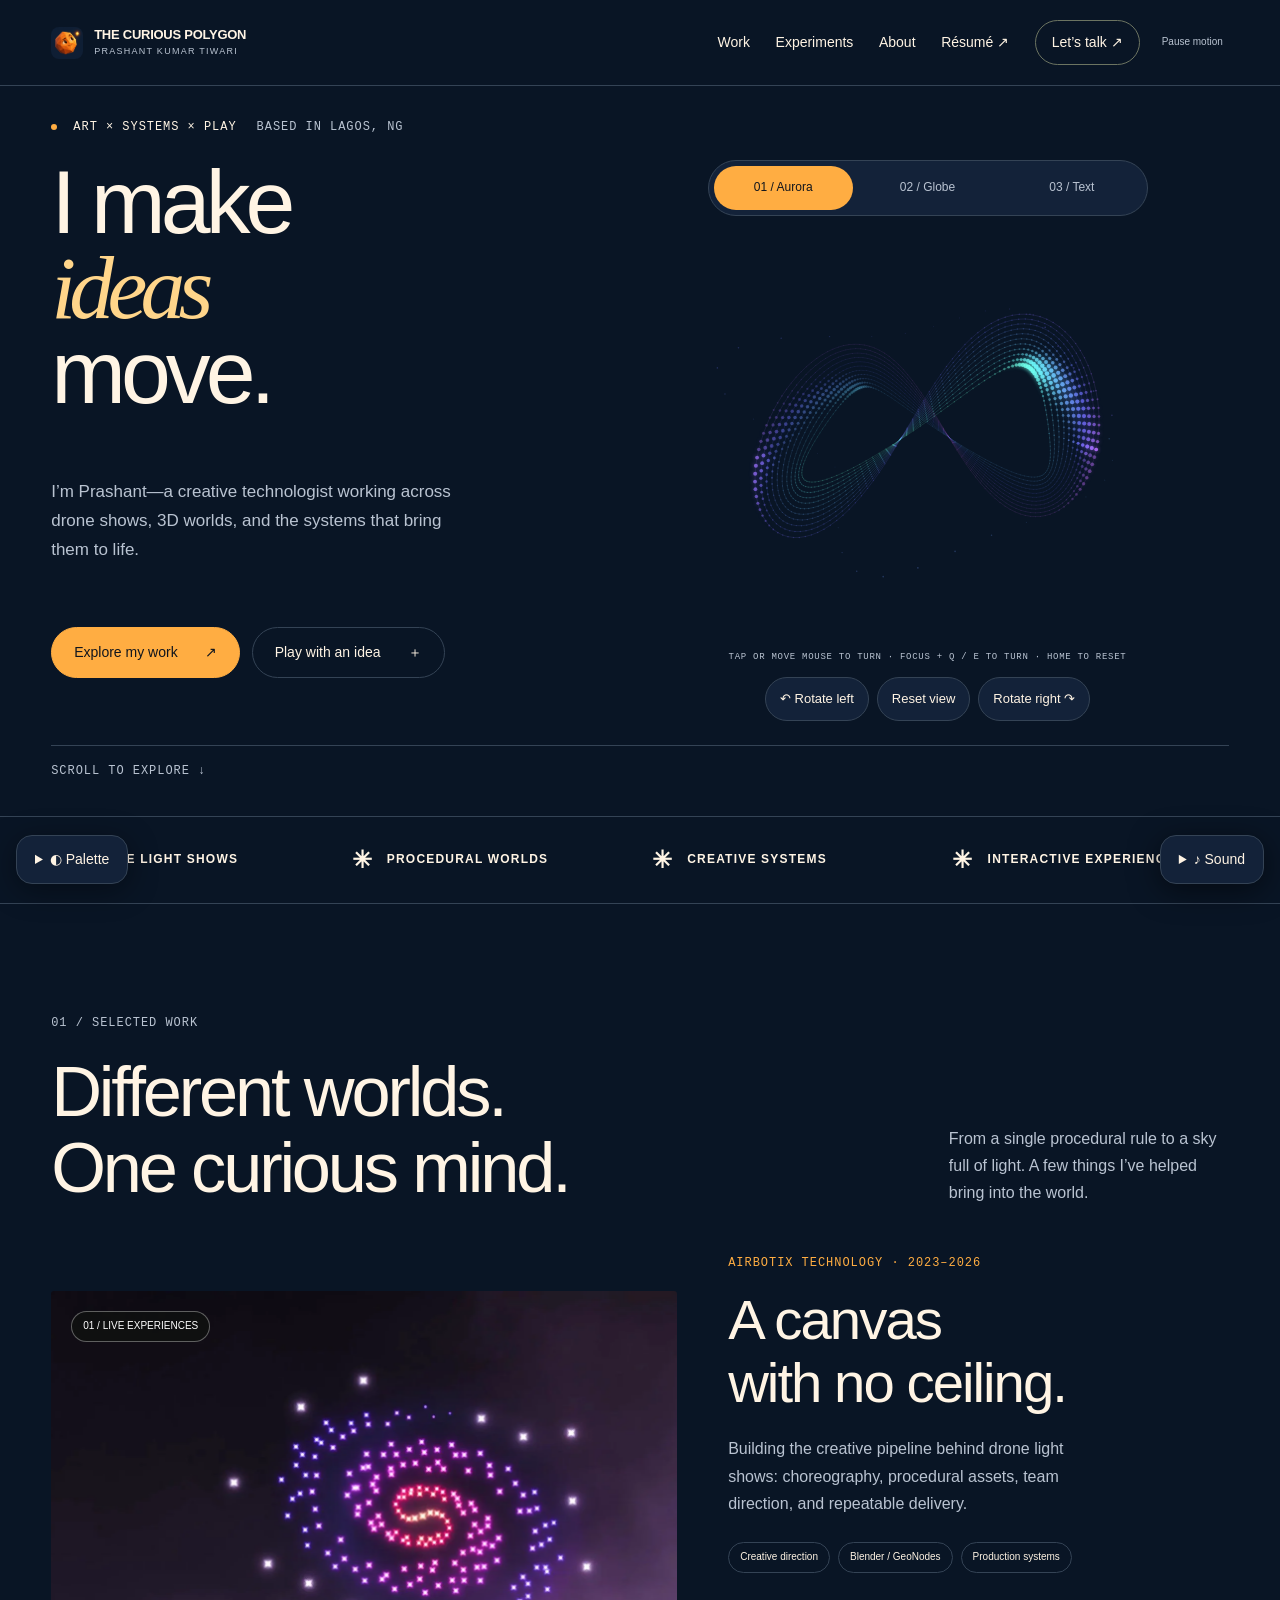
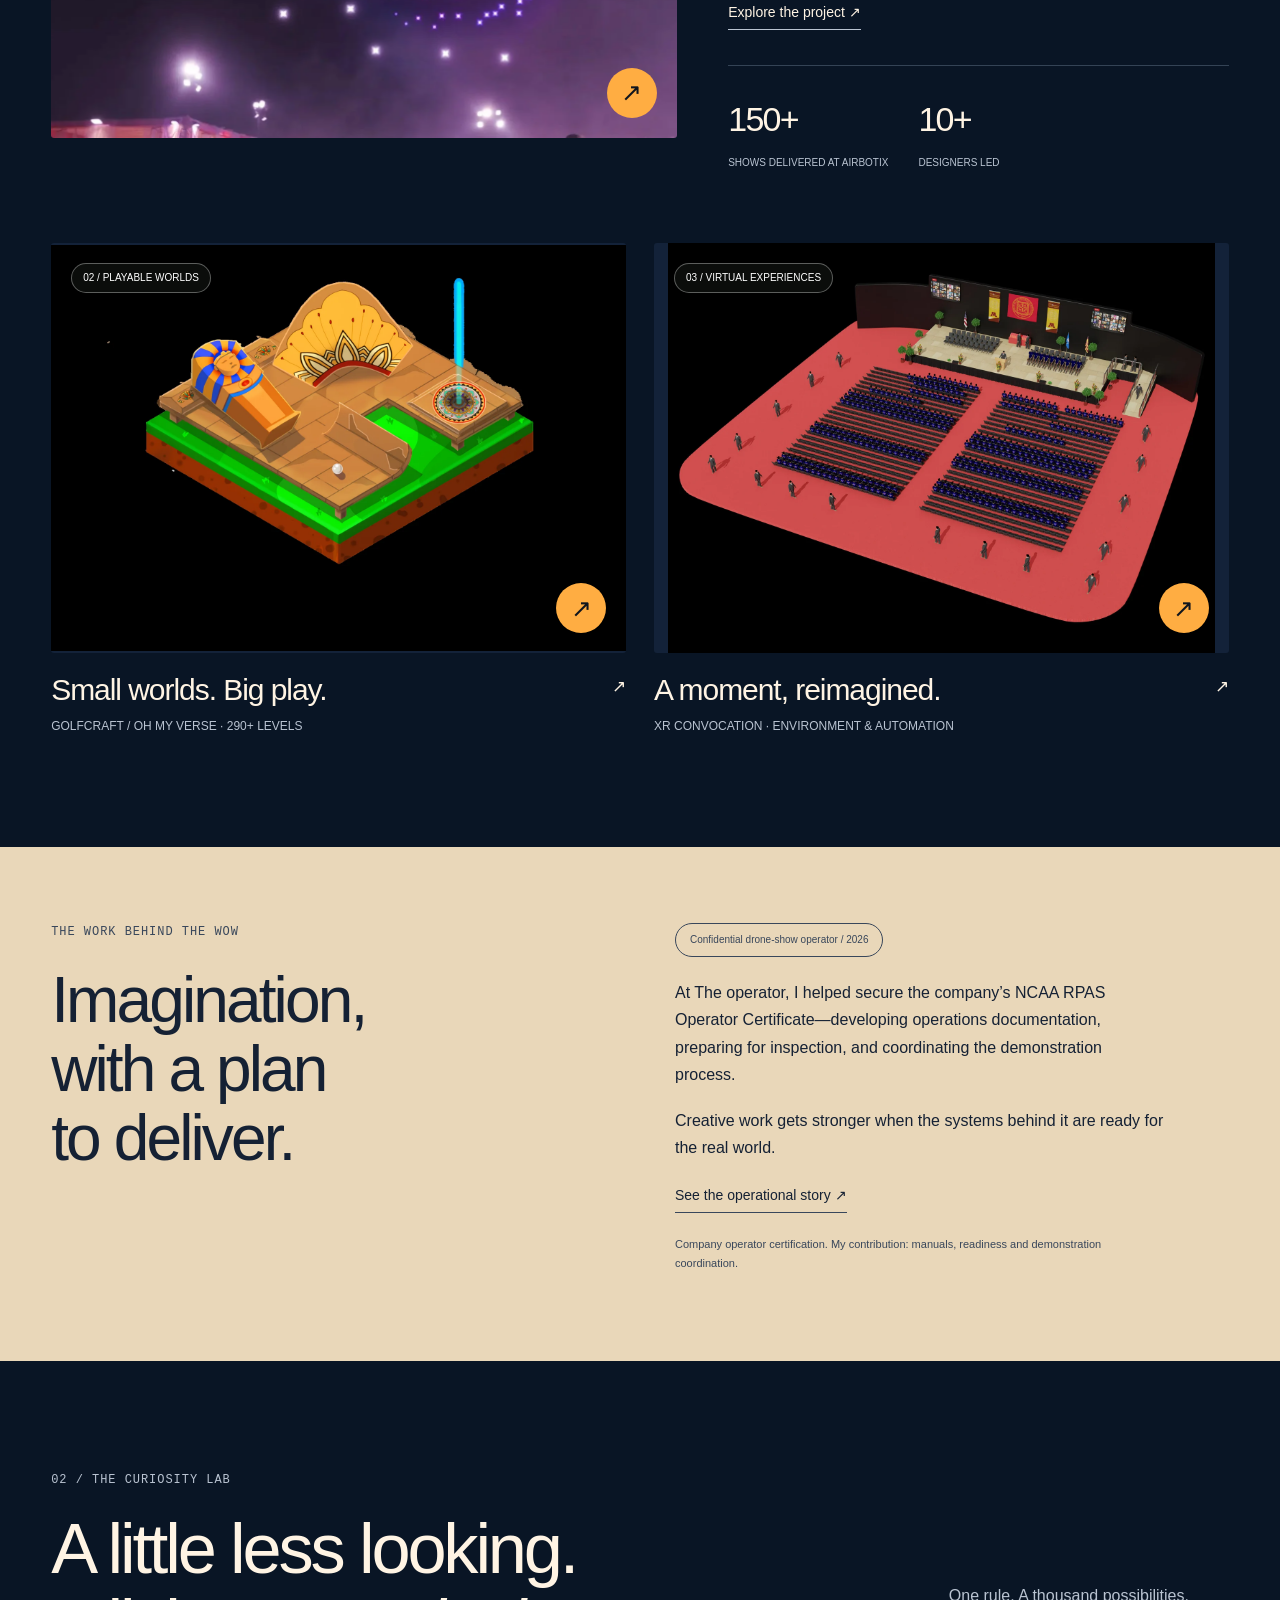
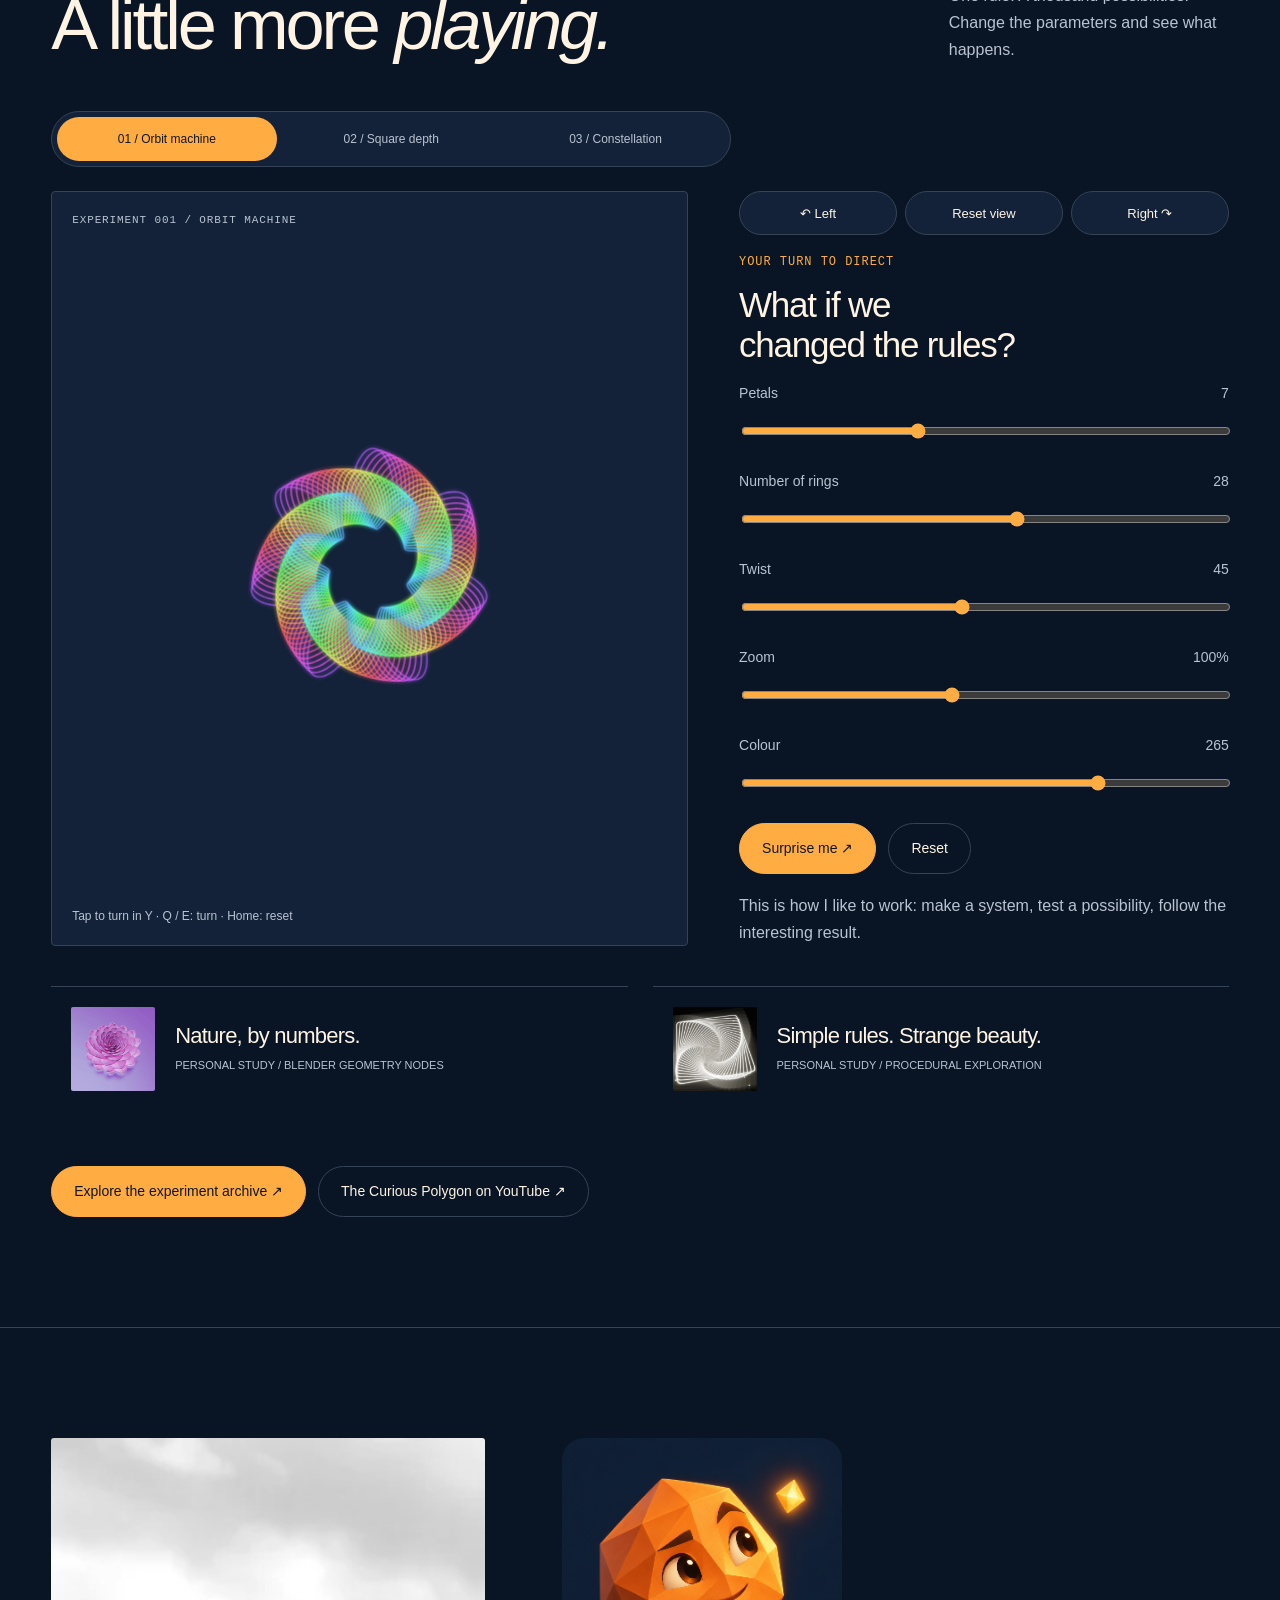
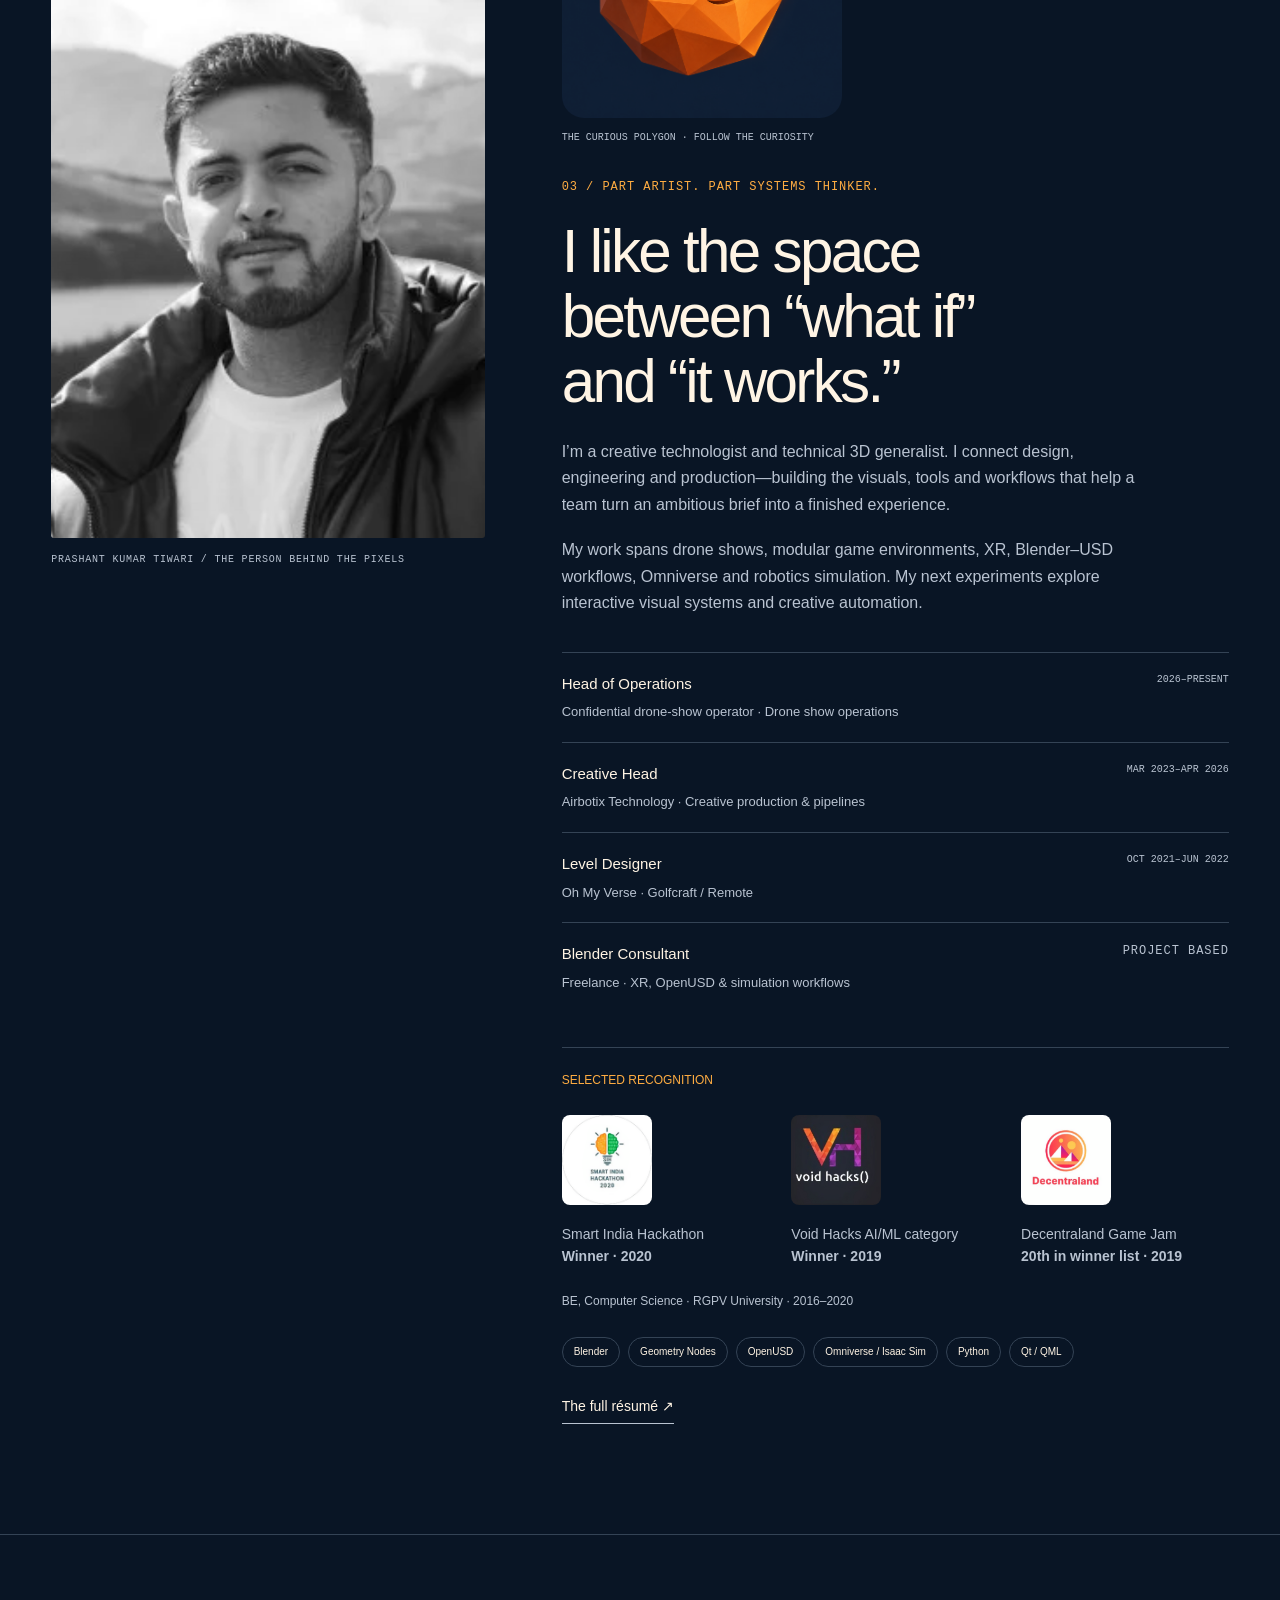
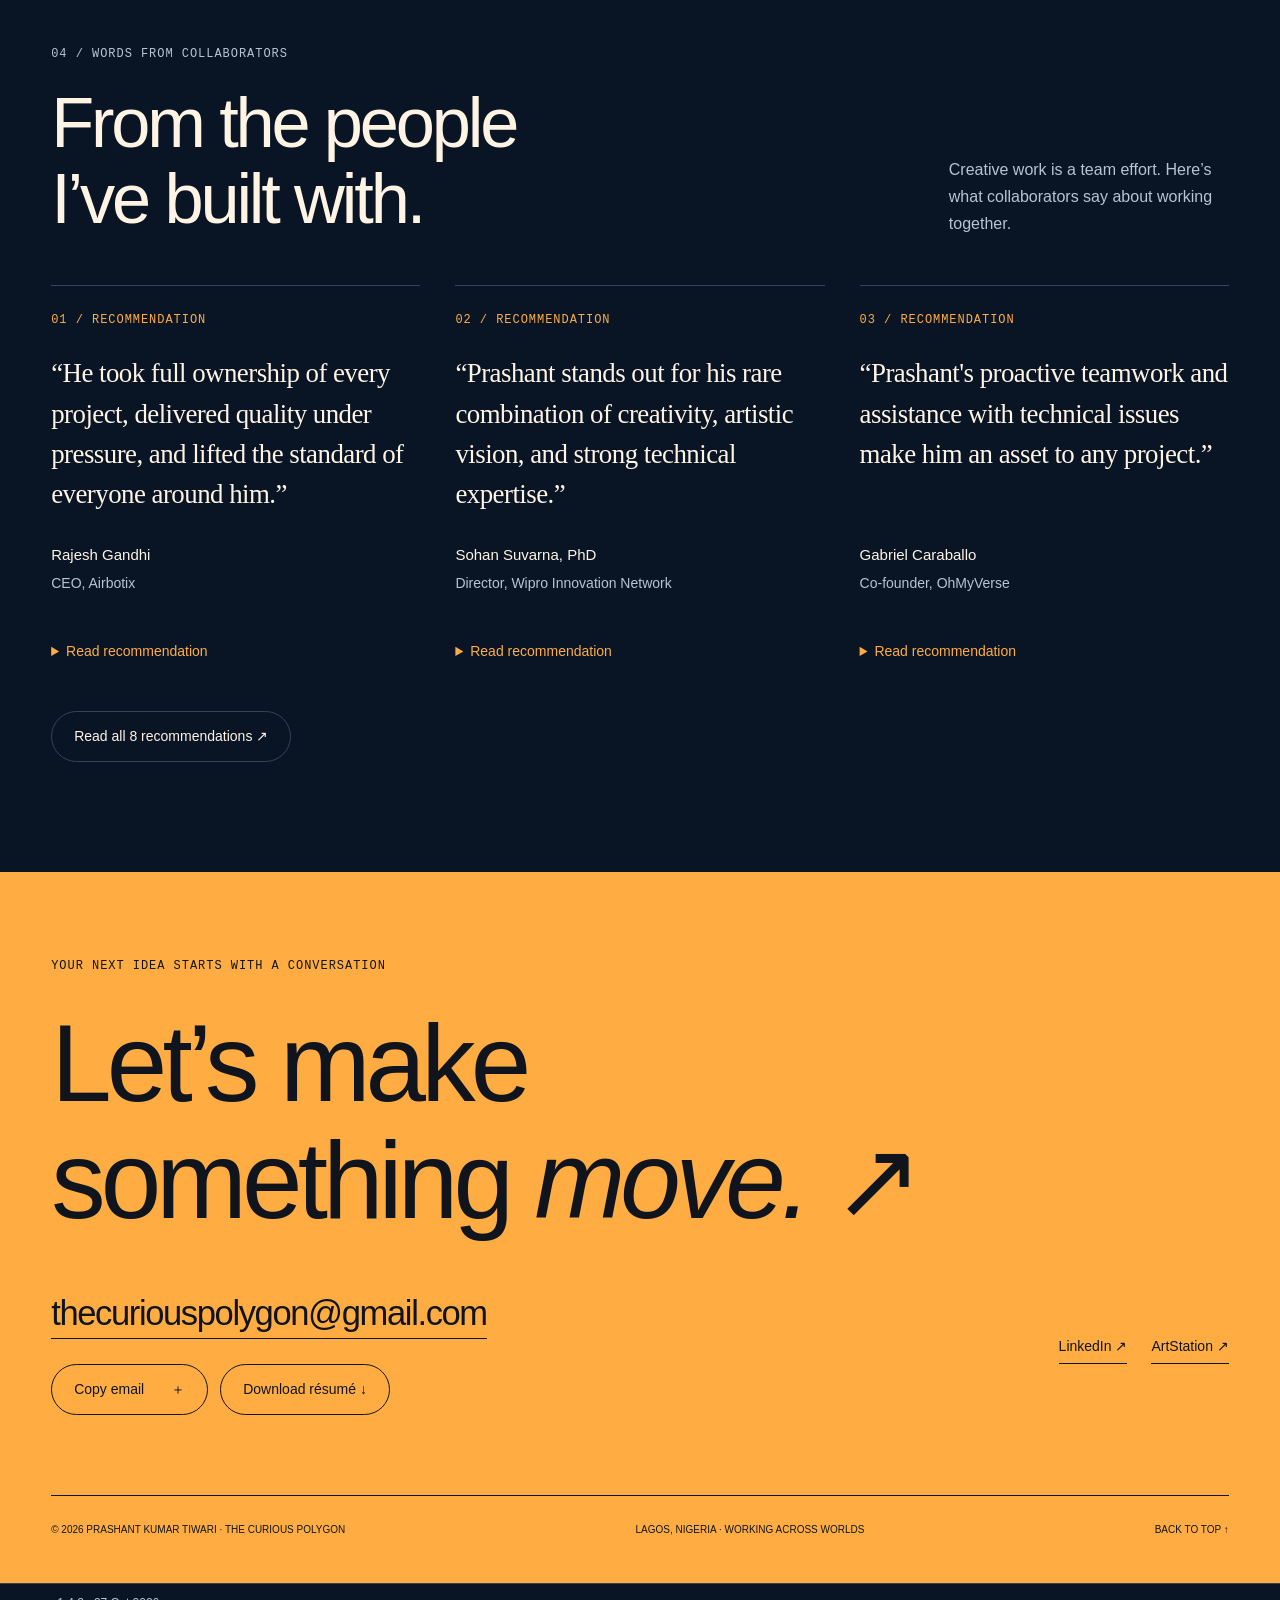
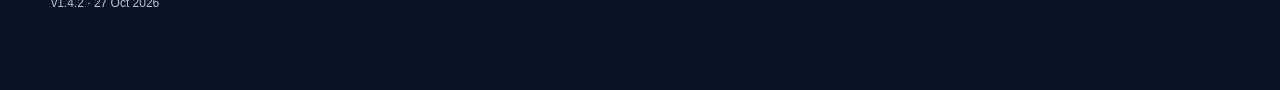
<file: index.html>
<!doctype html><html lang="en"><head><meta charset="UTF-8"><meta name="viewport" content="width=device-width,initial-scale=1"><meta name="theme-color" content="#10120f"><title>The Curious Polygon — Prashant Kumar Tiwari</title><meta name="description" content="Creative technologist working across drone light shows, procedural 3D, virtual worlds and creative production systems. Explore selected work and interactive experiments."><meta property="og:title" content="The Curious Polygon — Prashant Kumar Tiwari"><meta property="og:description" content="Creative technologist working across drone light shows, procedural 3D, virtual worlds and creative production systems. Explore selected work and interactive experiments."><meta property="og:type" content="website"><meta property="og:image" content="assets/social-card.jpg"><link rel="icon" href="assets/media/curious-polygon.png" type="image/png"><link rel="stylesheet" href="styles.css"><script src="media.config.js" defer></script><script src="media.js" defer></script><script src="app.js" defer></script><script src="land-data.js" defer></script><script src="hero-v2.js" defer></script><script src="recommendations.js" defer></script><script src="recommendations-render.js" defer></script><script src="palette.js" defer></script></head><body><a class="skip" href="#main">Skip to content</a><header class="topbar"><a class="brand" href="index.html" aria-label="Prashant home"><img src="assets/media/curious-polygon.png" alt="" width="32" height="32"><span>THE CURIOUS POLYGON<small>PRASHANT KUMAR TIWARI</small></span></a><div class="header-side"><nav class="nav" id="navigation" aria-label="Main navigation"><a href="#work">Work</a><a href="experiments.html">Experiments</a><a href="#about">About</a><a href="assets/Prashant-Tiwari-Resume.pdf" target="_blank" rel="noopener">Résumé ↗</a><a class="contact-nav" href="mailto:thecuriouspolygon@gmail.com">Let’s talk ↗</a></nav><button class="motion" type="button" aria-pressed="false">Pause motion</button><button class="menu-toggle" type="button" aria-expanded="false" aria-controls="navigation">Menu +</button></div></header>
<main id="main"><section class="hero wrap" aria-labelledby="hero-title"><div class="eyebrow"><span><i class="dot"></i> ART × SYSTEMS × PLAY</span><span class="muted">BASED IN LAGOS, NG</span></div><h1 id="hero-title">I make<br><span class="outline">ideas</span><br>move.</h1><p class="hero-copy">I’m Prashant—a creative technologist working across drone shows, 3D worlds, and the systems that bring them to life.</p><div class="actions"><a class="btn primary" href="#work">Explore my work <span>↗</span></a><a class="btn" href="#play">Play with an idea <span>＋</span></a></div><div class="hero-interactive" aria-label="Interactive sculpture studio"><div class="shape-controls" role="group" aria-label="Sculpture shape"><button type="button" data-shape="0" aria-pressed="true">01 / Aurora</button><button type="button" data-shape="1" aria-pressed="false">02 / Globe</button><button type="button" data-shape="2" aria-pressed="false">03 / Text</button></div><div class="hero-stage"><canvas tabindex="0" id="hero-canvas" aria-label="A colourful 3D point sculpture. Select Aurora, Globe or Text. Hover or tap the globe to reveal continents. Move over the text to scatter its dots.">An interactive point sculpture. All portfolio content is available below.</canvas></div><div class="stage-caption mono">TAP OR MOVE MOUSE TO TURN · FOCUS + Q / E TO TURN · HOME TO RESET</div><div class="dot-input" hidden><label for="dot-text">YOUR WORDS, IN LIGHT</label><input id="dot-text" maxlength="18" value="BE CURIOUS" aria-label="Dot sculpture text"></div><div class="touch-rotate" role="group" aria-label="Rotate hero shape"><button type="button" data-roll="-1">↶ Rotate left</button><button type="button" data-roll="0">Reset view</button><button type="button" data-roll="1">Rotate right ↷</button></div></div><div class="hero-bottom"><a class="mono" href="#work">SCROLL TO EXPLORE ↓</a></div></section>
<div class="ticker" aria-label="Areas of work"><span><b aria-hidden="true">✳</b>DRONE LIGHT SHOWS</span><span><b aria-hidden="true">✳</b>PROCEDURAL WORLDS</span><span><b aria-hidden="true">✳</b>CREATIVE SYSTEMS</span><span><b aria-hidden="true">✳</b>INTERACTIVE EXPERIENCES</span></div>
<section class="section wrap" id="work"><div class="section-head"><div><div class="eyebrow">01 / SELECTED WORK</div><h2>Different worlds.<br>One curious mind.</h2></div><p>From a single procedural rule to a sky full of light. A few things I’ve helped bring into the world.</p></div>
<article class="work-feature"><a class="work-visual" href="drone-shows.html" data-cursor="open" aria-label="Explore drone shows case study"><img src="assets/media/drone-cover.webp" data-cover="drone.cover" width="1200" height="857" loading="lazy" alt="A spiral galaxy of purple and white drones above a live event"><span class="card-number">01 / LIVE EXPERIENCES</span><span class="card-arrow" aria-hidden="true">↗</span></a><div class="work-text"><div class="eyebrow">AIRBOTIX TECHNOLOGY · 2023–2026</div><h3>A canvas<br>with no ceiling.</h3><p>Building the creative pipeline behind drone light shows: choreography, procedural assets, team direction, and repeatable delivery.</p><div class="tags"><span>Creative direction</span><span>Blender / GeoNodes</span><span>Production systems</span></div><a class="text-link" href="drone-shows.html">Explore the project ↗</a><div class="stats"><div><strong>150+</strong><span>SHOWS DELIVERED AT AIRBOTIX</span></div><div><strong>10+</strong><span>DESIGNERS LED</span></div></div></div></article>
<div class="pair"><article><a class="work-visual" href="golfcraft.html" data-cursor="open" aria-label="Explore Golfcraft case study"><img class="contain" src="assets/media/golf-cover.webp" data-cover="golf.cover" width="1000" height="714" loading="lazy" alt="An Egyptian themed Golfcraft level built from modular 3D assets"><span class="card-number">02 / PLAYABLE WORLDS</span><span class="card-arrow" aria-hidden="true">↗</span></a><div class="project-meta"><div><h3>Small worlds. Big play.</h3><p>GOLFCRAFT / OH MY VERSE · 290+ LEVELS</p></div><span>↗</span></div></article><article><a class="work-visual" href="xr-convocation.html" data-cursor="open" aria-label="Explore XR convocation case study"><img class="contain" src="assets/media/xr-cover.webp" data-cover="xr.cover" width="1000" height="714" loading="lazy" alt="A complete virtual convocation hall with tiered audience seating"><span class="card-number">03 / VIRTUAL EXPERIENCES</span><span class="card-arrow" aria-hidden="true">↗</span></a><div class="project-meta"><div><h3>A moment, reimagined.</h3><p>XR CONVOCATION · ENVIRONMENT & AUTOMATION</p></div><span>↗</span></div></article></div></section>
<section class="proof wrap" aria-labelledby="proof-title"><div><div class="eyebrow">THE WORK BEHIND THE WOW</div><h2 id="proof-title">Imagination,<br>with a plan<br>to deliver.</h2></div><div><span class="proof-date">Confidential drone-show operator / 2026</span><p>At The operator, I helped secure the company’s NCAA RPAS Operator Certificate—developing operations documentation, preparing for inspection, and coordinating the demonstration process.</p><p>Creative work gets stronger when the systems behind it are ready for the real world.</p><a class="text-link" href="operational-readiness.html">See the operational story ↗</a><p class="caption">Company operator certification. My contribution: manuals, readiness and demonstration coordination.</p></div></section>
<section class="section wrap lab" id="play"><div class="section-head"><div><div class="eyebrow">02 / THE CURIOSITY LAB</div><h2>A little less looking.<br>A little more <em>playing.</em></h2></div><p>One rule. A thousand possibilities. Change the parameters and see what happens.</p></div><div class="experiment-tabs shape-controls" role="group" aria-label="Choose experiment"><button data-experiment="0" aria-pressed="true">01 / Orbit machine</button><button data-experiment="1" aria-pressed="false">02 / Square depth</button><button data-experiment="2" aria-pressed="false">03 / Constellation</button></div><div class="lab-grid"><div class="lab-screen"><canvas tabindex="0" id="lab-canvas" aria-label="Procedural drawing. Move the mouse to rotate; focus and press Q or E to turn around the Y axis, Home to reset. Use sliders to change the shape.">Use the sliders to explore the mathematical drawing.</canvas><div class="screen-label mono">EXPERIMENT 001 / ORBIT MACHINE</div><div class="screen-note">Tap to turn in Y · Q / E: turn · Home: reset</div></div><div class="lab-settings"><div class="touch-rotate" role="group" aria-label="Rotate experiment"><button type="button" data-lab-roll="-1">↶ Left</button><button type="button" data-lab-roll="0">Reset view</button><button type="button" data-lab-roll="1">Right ↷</button></div><div><div class="eyebrow accent">YOUR TURN TO DIRECT</div><h3 style="margin-top:14px">What if we<br>changed the rules?</h3></div><label><span class="control-label"><span id="parameter-name">Petals</span> <output id="petals-value">7</output></span><input id="petals" type="range" min="2" max="16" step="1" value="7"></label><label id="constellation-control" hidden><span class="control-label">Constellation figure</span><select id="constellation-choice"><option value="-1">All figures · evolving sky</option><option value="0">House</option><option value="1">Heart</option><option value="2">Rocket</option><option value="3">Crescent</option><option value="4">Deer</option><option value="5">Owl</option><option value="6">Elephant</option><option value="7">Ganesha-inspired</option><option value="8">Shiva trident</option><option value="9">Meditating figure</option></select></label><label id="rings-control"><span class="control-label">Number of rings <output id="rings-value">28</output></span><input id="rings" type="range" min="2" max="48" step="1" value="28"></label><label><span class="control-label">Twist <output id="twist-value">45</output></span><input id="twist" type="range" min="0" max="100" value="45"></label><label><span class="control-label">Zoom <output id="zoom-value">100%</output></span><input id="zoom" type="range" min="40" max="180" value="100"></label><label><span class="control-label">Colour <output id="hue-value">265</output></span><input id="hue" type="range" min="0" max="360" value="265"></label><div class="actions"><button class="btn primary" id="remix" type="button">Surprise me ↗</button><button class="btn" id="reset-lab" type="button">Reset</button></div><p>This is how I like to work: make a system, test a possibility, follow the interesting result.</p></div></div><div class="lab-samples"><div class="sample"><img src="assets/media/lab-flower.webp" width="84" height="84" alt="Pink procedural flower study" loading="lazy"><div><h3>Nature, by numbers.</h3><p>PERSONAL STUDY / BLENDER GEOMETRY NODES</p></div></div><div class="sample"><img src="assets/media/lab-spirograph.webp" width="84" height="84" alt="White procedural spirograph study" loading="lazy"><div><h3>Simple rules. Strange beauty.</h3><p>PERSONAL STUDY / PROCEDURAL EXPLORATION</p></div></div><div class="actions" style="margin-top:30px"><a class="btn primary" href="experiments.html">Explore the experiment archive ↗</a><a class="btn" href="https://www.youtube.com/@TheCuriousPolygon" target="_blank" rel="noopener">The Curious Polygon on YouTube ↗</a></div></div></section>
<section class="section wrap about" id="about"><div class="portrait"><img src="assets/media/portrait.webp" data-cover="about.portrait" width="600" height="700" loading="lazy" alt="Portrait of Prashant Kumar Tiwari"><p class="mono">PRASHANT KUMAR TIWARI / THE PERSON BEHIND THE PIXELS</p></div><div class="about-copy"><figure class="polygon-identity"><img src="assets/media/curious-polygon.png" alt="The Curious Polygon: an orange faceted character following a glowing idea" width="1254" height="1254" loading="lazy"><figcaption>THE CURIOUS POLYGON · FOLLOW THE CURIOSITY</figcaption></figure><div class="eyebrow accent">03 / PART ARTIST. PART SYSTEMS THINKER.</div><h2>I like the space<br>between “what if”<br>and “it works.”</h2><p>I’m a creative technologist and technical 3D generalist. I connect design, engineering and production—building the visuals, tools and workflows that help a team turn an ambitious brief into a finished experience.</p><p>My work spans drone shows, modular game environments, XR, Blender–USD workflows, Omniverse and robotics simulation. My next experiments explore interactive visual systems and creative automation.</p><div class="timeline"><div class="timeline-row"><div>Head of Operations<small>Confidential drone-show operator · Drone show operations</small></div><time>2026–PRESENT</time></div><div class="timeline-row"><div>Creative Head<small>Airbotix Technology · Creative production & pipelines</small></div><time>MAR 2023–APR 2026</time></div><div class="timeline-row"><div>Level Designer<small>Oh My Verse · Golfcraft / Remote</small></div><time>OCT 2021–JUN 2022</time></div><div class="timeline-row"><div>Blender Consultant<small>Freelance · XR, OpenUSD & simulation workflows</small></div><span class="mono muted">PROJECT BASED</span></div></div><div class="recognition"><span class="accent">SELECTED RECOGNITION</span><div class="recognition-grid"><article><img src="assets/media/award-0.png" alt="Smart India Hackathon"><p>Smart India Hackathon<br><strong>Winner · 2020</strong></p></article><article><img src="assets/media/award-2.jpg" alt="Void Hacks"><p>Void Hacks AI/ML category<br><strong>Winner · 2019</strong></p></article><article><img src="assets/media/award-1.png" alt="Decentraland"><p>Decentraland Game Jam<br><strong>20th in winner list · 2019</strong></p></article></div><p>BE, Computer Science · RGPV University · 2016–2020</p></div><div class="tags"><span>Blender</span><span>Geometry Nodes</span><span>OpenUSD</span><span>Omniverse / Isaac Sim</span><span>Python</span><span>Qt / QML</span></div><a class="text-link" href="assets/Prashant-Tiwari-Resume.pdf" target="_blank" rel="noopener">The full résumé ↗</a></div></section><section class="section wrap recommendations" id="recommendations"><div class="section-head"><div><div class="eyebrow">04 / WORDS FROM COLLABORATORS</div><h2>From the people<br>I’ve built with.</h2></div><p>Creative work is a team effort. Here’s what collaborators say about working together.</p></div><div class="recommendation-grid" id="recommendation-grid" data-limit="3"></div><div style="margin-top:35px"><a class="btn" href="recommendations.html">Read all 8 recommendations ↗</a></div><noscript><blockquote>“Prashant Tiwari is a constant top performer in our company in his role as level designer and 3D modeler.”<cite>Gabriel Caraballo · Co-founder, OhMyVerse · 31 May 2022</cite></blockquote></noscript></section></main><footer class="contact wrap" id="contact"><div class="eyebrow">YOUR NEXT IDEA STARTS WITH A CONVERSATION</div><h2>Let’s make<br>something <em>move.</em> ↗</h2><div class="contact-row"><div><a class="email-link" href="mailto:thecuriouspolygon@gmail.com">thecuriouspolygon@gmail.com</a><div class="actions" style="margin-top:22px"><button class="btn" data-copy-email type="button">Copy email <span>＋</span></button><a class="btn" href="assets/Prashant-Tiwari-Resume.pdf" download>Download résumé ↓</a></div></div><div class="contact-social"><a class="text-link" href="https://www.linkedin.com/in/prashantktiwari/" target="_blank" rel="noopener noreferrer">LinkedIn ↗</a><a class="text-link" href="https://www.artstation.com/prashantktiwari" target="_blank" rel="noopener noreferrer">ArtStation ↗</a></div></div><div class="footer-bottom"><span>© 2026 PRASHANT KUMAR TIWARI · THE CURIOUS POLYGON</span><span>LAGOS, NIGERIA · WORKING ACROSS WORLDS</span><a href="#main">BACK TO TOP ↑</a></div></footer><div class="toast" role="status" aria-live="polite"></div><div class="cursor-label" aria-hidden="true">OPEN ↗</div><span class="release-badge">v1.4.2 · 27 Oct 2026</span><details class="sound-panel"><summary>♪ Sound</summary><div><button type="button" id="sound-toggle" aria-pressed="false">Enable ambient music</button><label>Atmosphere <select id="sound-mood"><option value="blend">Wonder + technology</option><option value="magic">Magical · airy chimes</option><option value="tech">Technological · soft pulse</option></select></label><label>Volume <input id="sound-volume" type="range" min="0" max="100" value="20"></label><label><input id="sound-effects" type="checkbox" checked> Interaction tones</label><small>Original ambient score: shimmering chimes and soft electronic pulses. Starts only when enabled.</small><p id="sound-status" role="status">Sound is off</p></div></details><script src="sound.js" defer></script><details class="palette-panel"><summary>◐ Palette</summary><div><label for="palette-choice">Colour atmosphere</label><select id="palette-choice"><option value="polygon">Curious Polygon · navy + amber</option><option value="blender">Blender Studio · graphite + orange</option><option value="green">Original Green · electric lime</option><option value="aurora">Cool Aurora · midnight + cyan</option></select><div class="palette-swatches" aria-label="Current palette"></div><p id="palette-description"></p><label for="palette-accent">Try an accent colour</label><input id="palette-accent" type="color" value="#ffad42"><button type="button" id="palette-reset">Reset this palette</button><p class="palette-status" role="status" aria-live="polite"></p></div></details></body></html>
</file>
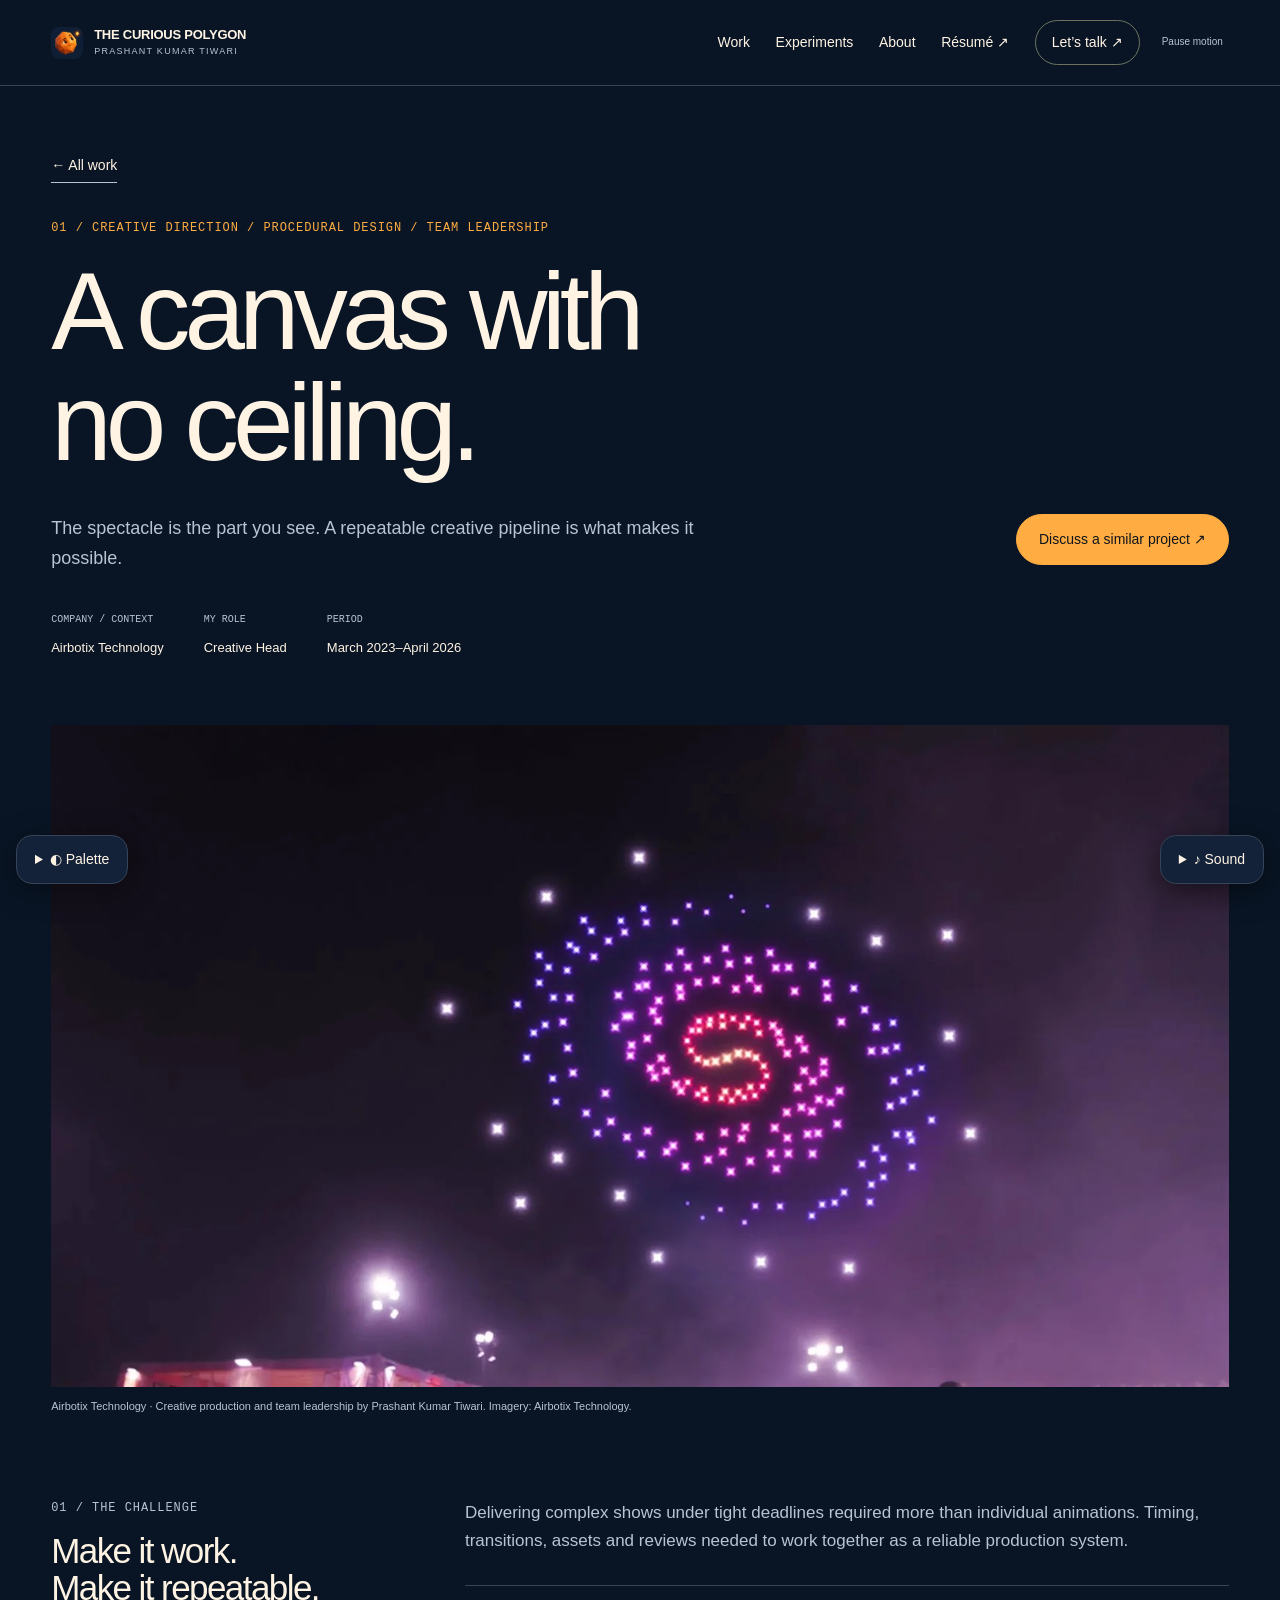
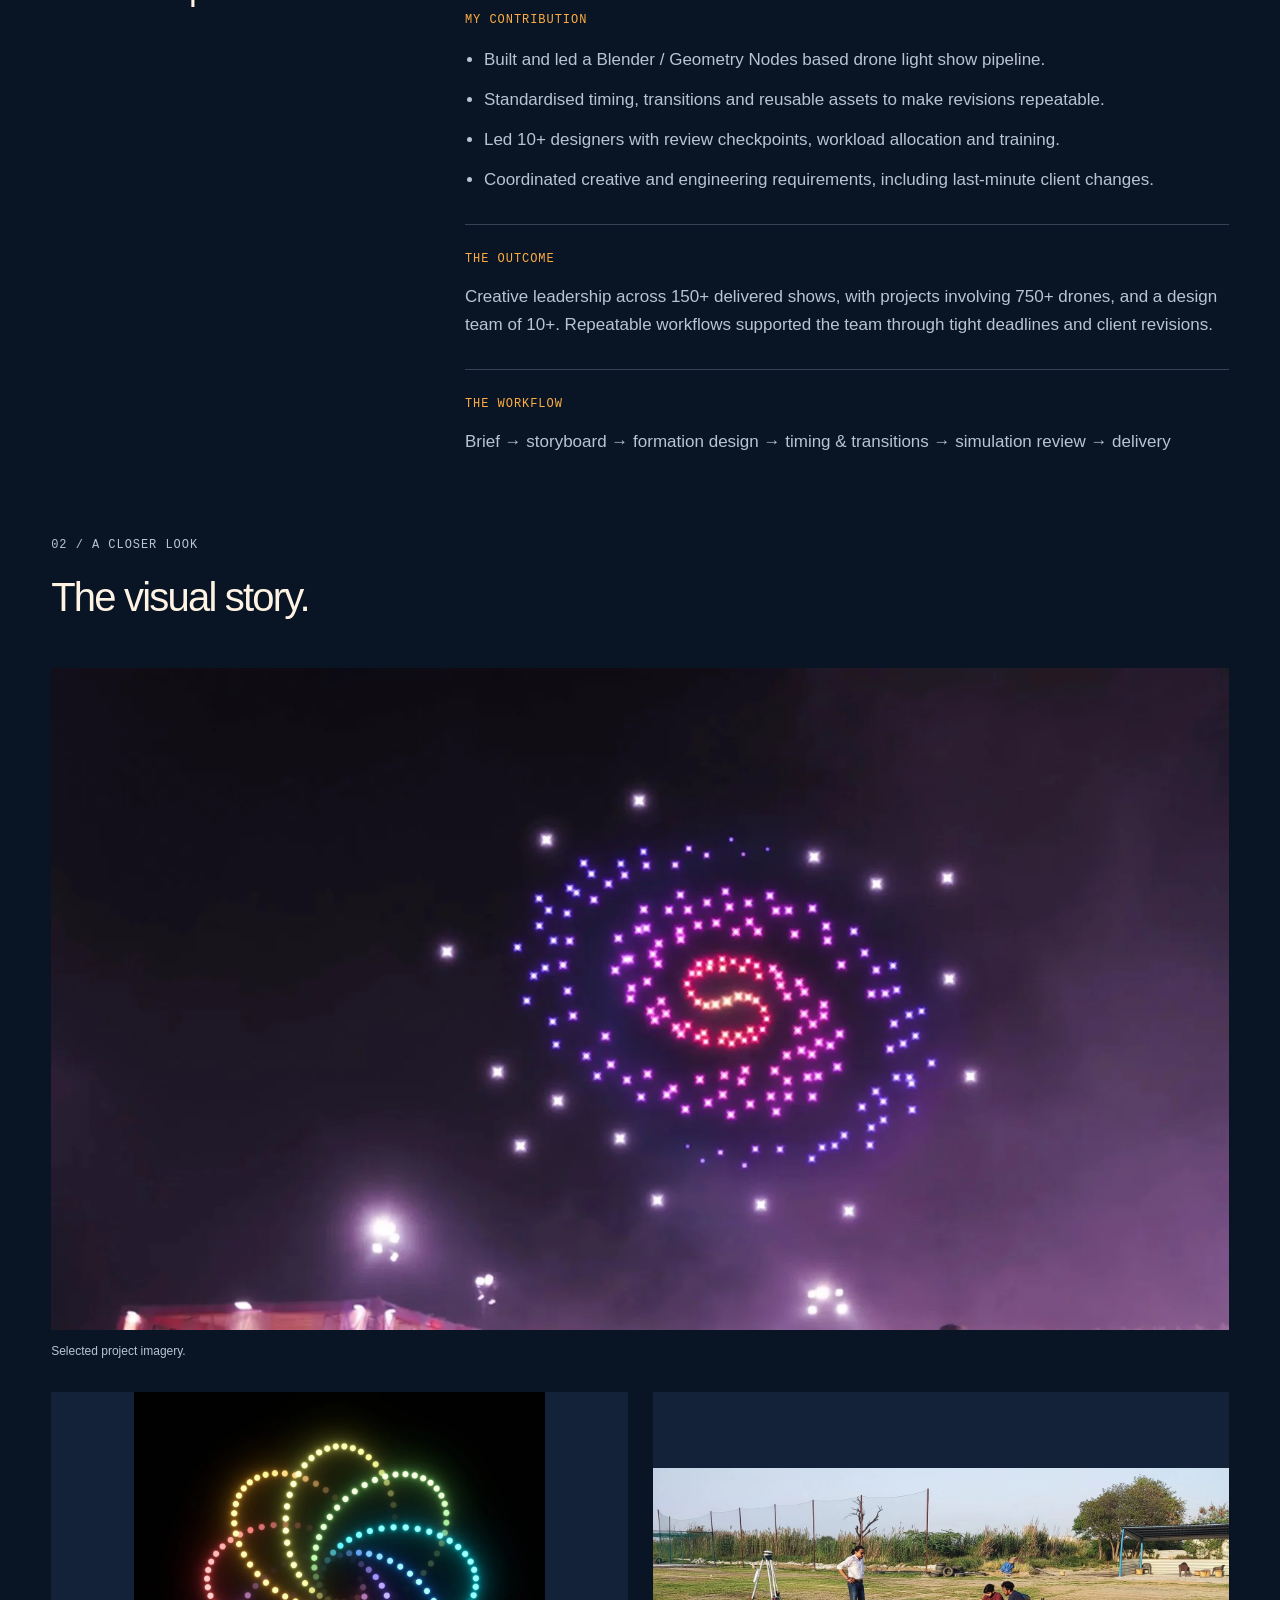
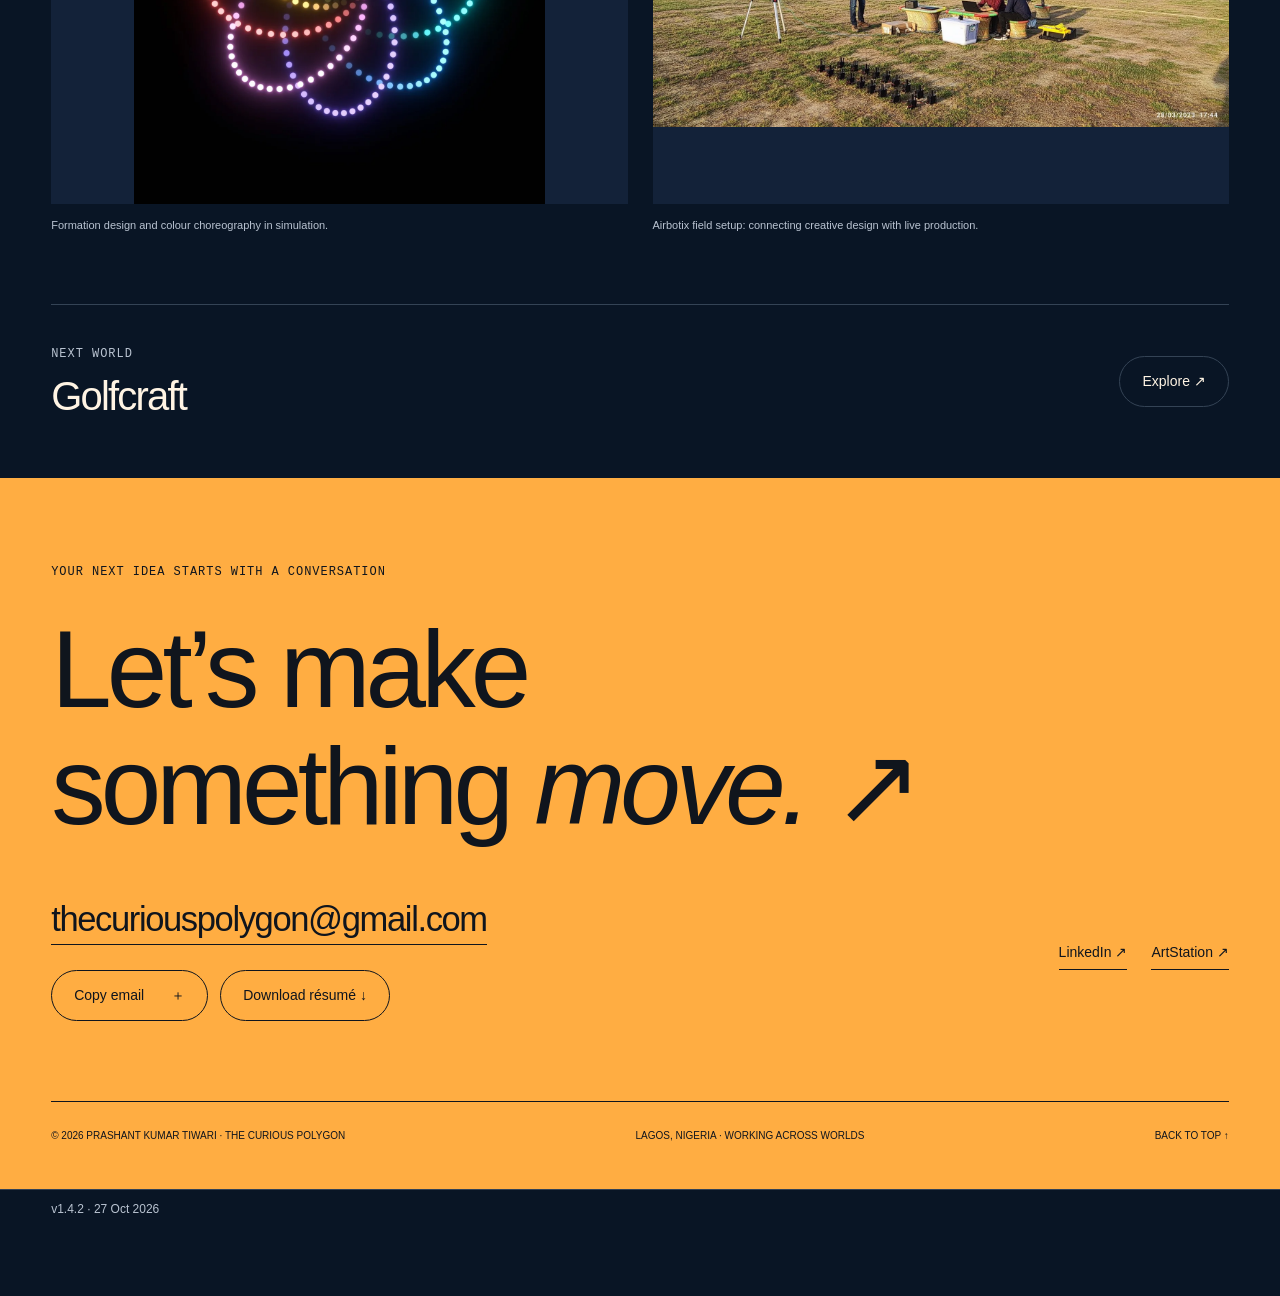
<file: drone-shows.html>
<!doctype html><html lang="en"><head><meta charset="UTF-8"><meta name="viewport" content="width=device-width,initial-scale=1"><meta name="theme-color" content="#10120f"><title>Drone light shows — Prashant Kumar Tiwari</title><meta name="description" content="The spectacle is the part you see. A repeatable creative pipeline is what makes it possible."><meta property="og:title" content="Drone light shows — Prashant Kumar Tiwari"><meta property="og:description" content="The spectacle is the part you see. A repeatable creative pipeline is what makes it possible."><meta property="og:type" content="website"><meta property="og:image" content="assets/social-card.jpg"><link rel="icon" href="assets/media/curious-polygon.png" type="image/png"><link rel="stylesheet" href="styles.css"><script src="media.config.js" defer></script><script src="media.js" defer></script><script src="app.js" defer></script><script src="palette.js" defer></script></head><body><a class="skip" href="#main">Skip to content</a><header class="topbar"><a class="brand" href="index.html" aria-label="Prashant home"><img src="assets/media/curious-polygon.png" alt="" width="32" height="32"><span>THE CURIOUS POLYGON<small>PRASHANT KUMAR TIWARI</small></span></a><div class="header-side"><nav class="nav" id="navigation" aria-label="Main navigation"><a href="index.html#work">Work</a><a href="experiments.html">Experiments</a><a href="index.html#about">About</a><a href="assets/Prashant-Tiwari-Resume.pdf" target="_blank" rel="noopener">Résumé ↗</a><a class="contact-nav" href="mailto:thecuriouspolygon@gmail.com">Let’s talk ↗</a></nav><button class="motion" type="button" aria-pressed="false">Pause motion</button><button class="menu-toggle" type="button" aria-expanded="false" aria-controls="navigation">Menu +</button></div></header><main id="main"><section class="page-head wrap"><a class="text-link" href="index.html#work">← All work</a><div class="eyebrow">01 / Creative direction / Procedural design / Team leadership</div><h1>A canvas with<br>no ceiling.</h1><div class="page-intro"><p>The spectacle is the part you see. A repeatable creative pipeline is what makes it possible.</p><a class="btn primary" href="mailto:thecuriouspolygon@gmail.com?subject=Let%27s%20discuss%20a%20creative%20project">Discuss a similar project ↗</a></div><dl class="case-meta"><div><dt>COMPANY / CONTEXT</dt><dd>Airbotix Technology</dd></div><div><dt>MY ROLE</dt><dd>Creative Head</dd></div><div><dt>PERIOD</dt><dd>March 2023–April 2026</dd></div></dl></section><div class="wrap"><div class="case-hero"><img src="assets/media/drone-cover.webp" data-cover="drone.cover" alt="Purple and white spiral drone formation above an event" width="1440" height="810"></div><p class="credit">Airbotix Technology · Creative production and team leadership by Prashant Kumar Tiwari. Imagery: Airbotix Technology.</p></div><section class="case-body wrap"><div><div class="eyebrow muted">01 / THE CHALLENGE</div><h2 style="margin-top:15px">Make it work.<br>Make it repeatable.</h2></div><div><p>Delivering complex shows under tight deadlines required more than individual animations. Timing, transitions, assets and reviews needed to work together as a reliable production system.</p><div class="case-points"><div class="eyebrow accent">MY CONTRIBUTION</div><ul><li>Built and led a Blender / Geometry Nodes based drone light show pipeline.</li><li>Standardised timing, transitions and reusable assets to make revisions repeatable.</li><li>Led 10+ designers with review checkpoints, workload allocation and training.</li><li>Coordinated creative and engineering requirements, including last-minute client changes.</li></ul></div><div class="case-points"><div class="eyebrow accent">THE OUTCOME</div><p style="margin-top:15px">Creative leadership across 150+ delivered shows, with projects involving 750+ drones, and a design team of 10+. Repeatable workflows supported the team through tight deadlines and client revisions.</p></div><div class="case-points"><div class="eyebrow accent">THE WORKFLOW</div><p style="margin-top:15px">Brief → storyboard → formation design → timing & transitions → simulation review → delivery</p></div></div></section><section class="wrap"><div class="section-head"><div><div class="eyebrow muted">02 / A CLOSER LOOK</div><h2 style="font-size:40px">The visual story.</h2></div></div><div class="media-shell" data-media="drone.film"><img src="assets/media/drone-cover.webp" alt="Purple and white spiral drone formation above an event" loading="lazy"></div><p class="media-note" data-media-note="drone.film">Selected project imagery.</p><div class="case-gallery"><figure><div class="media-shell" data-media="drone.process1"><img src="assets/media/drone-simulation.webp" alt="Formation design and colour choreography in simulation." loading="lazy"></div><figcaption>Formation design and colour choreography in simulation.</figcaption></figure><figure><div class="media-shell" data-media="drone.process2"><img src="assets/media/drone-bts.webp" alt="Airbotix field setup: connecting creative design with live production." loading="lazy"></div><figcaption>Airbotix field setup: connecting creative design with live production.</figcaption></figure></div><div class="next-case"><div><div class="eyebrow muted">NEXT WORLD</div><h2 style="margin-top:12px">Golfcraft</h2></div><a class="btn" href="golfcraft.html">Explore ↗</a></div></section></main><footer class="contact wrap" id="contact"><div class="eyebrow">YOUR NEXT IDEA STARTS WITH A CONVERSATION</div><h2>Let’s make<br>something <em>move.</em> ↗</h2><div class="contact-row"><div><a class="email-link" href="mailto:thecuriouspolygon@gmail.com">thecuriouspolygon@gmail.com</a><div class="actions" style="margin-top:22px"><button class="btn" data-copy-email type="button">Copy email <span>＋</span></button><a class="btn" href="assets/Prashant-Tiwari-Resume.pdf" download>Download résumé ↓</a></div></div><div class="contact-social"><a class="text-link" href="https://www.linkedin.com/in/prashantktiwari/" target="_blank" rel="noopener noreferrer">LinkedIn ↗</a><a class="text-link" href="https://www.artstation.com/prashantktiwari" target="_blank" rel="noopener noreferrer">ArtStation ↗</a></div></div><div class="footer-bottom"><span>© 2026 PRASHANT KUMAR TIWARI · THE CURIOUS POLYGON</span><span>LAGOS, NIGERIA · WORKING ACROSS WORLDS</span><a href="#main">BACK TO TOP ↑</a></div></footer><div class="toast" role="status" aria-live="polite"></div><div class="cursor-label" aria-hidden="true">OPEN ↗</div><span class="release-badge">v1.4.2 · 27 Oct 2026</span><details class="sound-panel"><summary>♪ Sound</summary><div><button type="button" id="sound-toggle" aria-pressed="false">Enable ambient music</button><label>Atmosphere <select id="sound-mood"><option value="blend">Wonder + technology</option><option value="magic">Magical · airy chimes</option><option value="tech">Technological · soft pulse</option></select></label><label>Volume <input id="sound-volume" type="range" min="0" max="100" value="20"></label><label><input id="sound-effects" type="checkbox" checked> Interaction tones</label><small>Original ambient score: shimmering chimes and soft electronic pulses. Starts only when enabled.</small><p id="sound-status" role="status">Sound is off</p></div></details><script src="sound.js" defer></script><details class="palette-panel"><summary>◐ Palette</summary><div><label for="palette-choice">Colour atmosphere</label><select id="palette-choice"><option value="polygon">Curious Polygon · navy + amber</option><option value="blender">Blender Studio · graphite + orange</option><option value="green">Original Green · electric lime</option><option value="aurora">Cool Aurora · midnight + cyan</option></select><div class="palette-swatches" aria-label="Current palette"></div><p id="palette-description"></p><label for="palette-accent">Try an accent colour</label><input id="palette-accent" type="color" value="#ffad42"><button type="button" id="palette-reset">Reset this palette</button><p class="palette-status" role="status" aria-live="polite"></p></div></details></body></html>
</file>
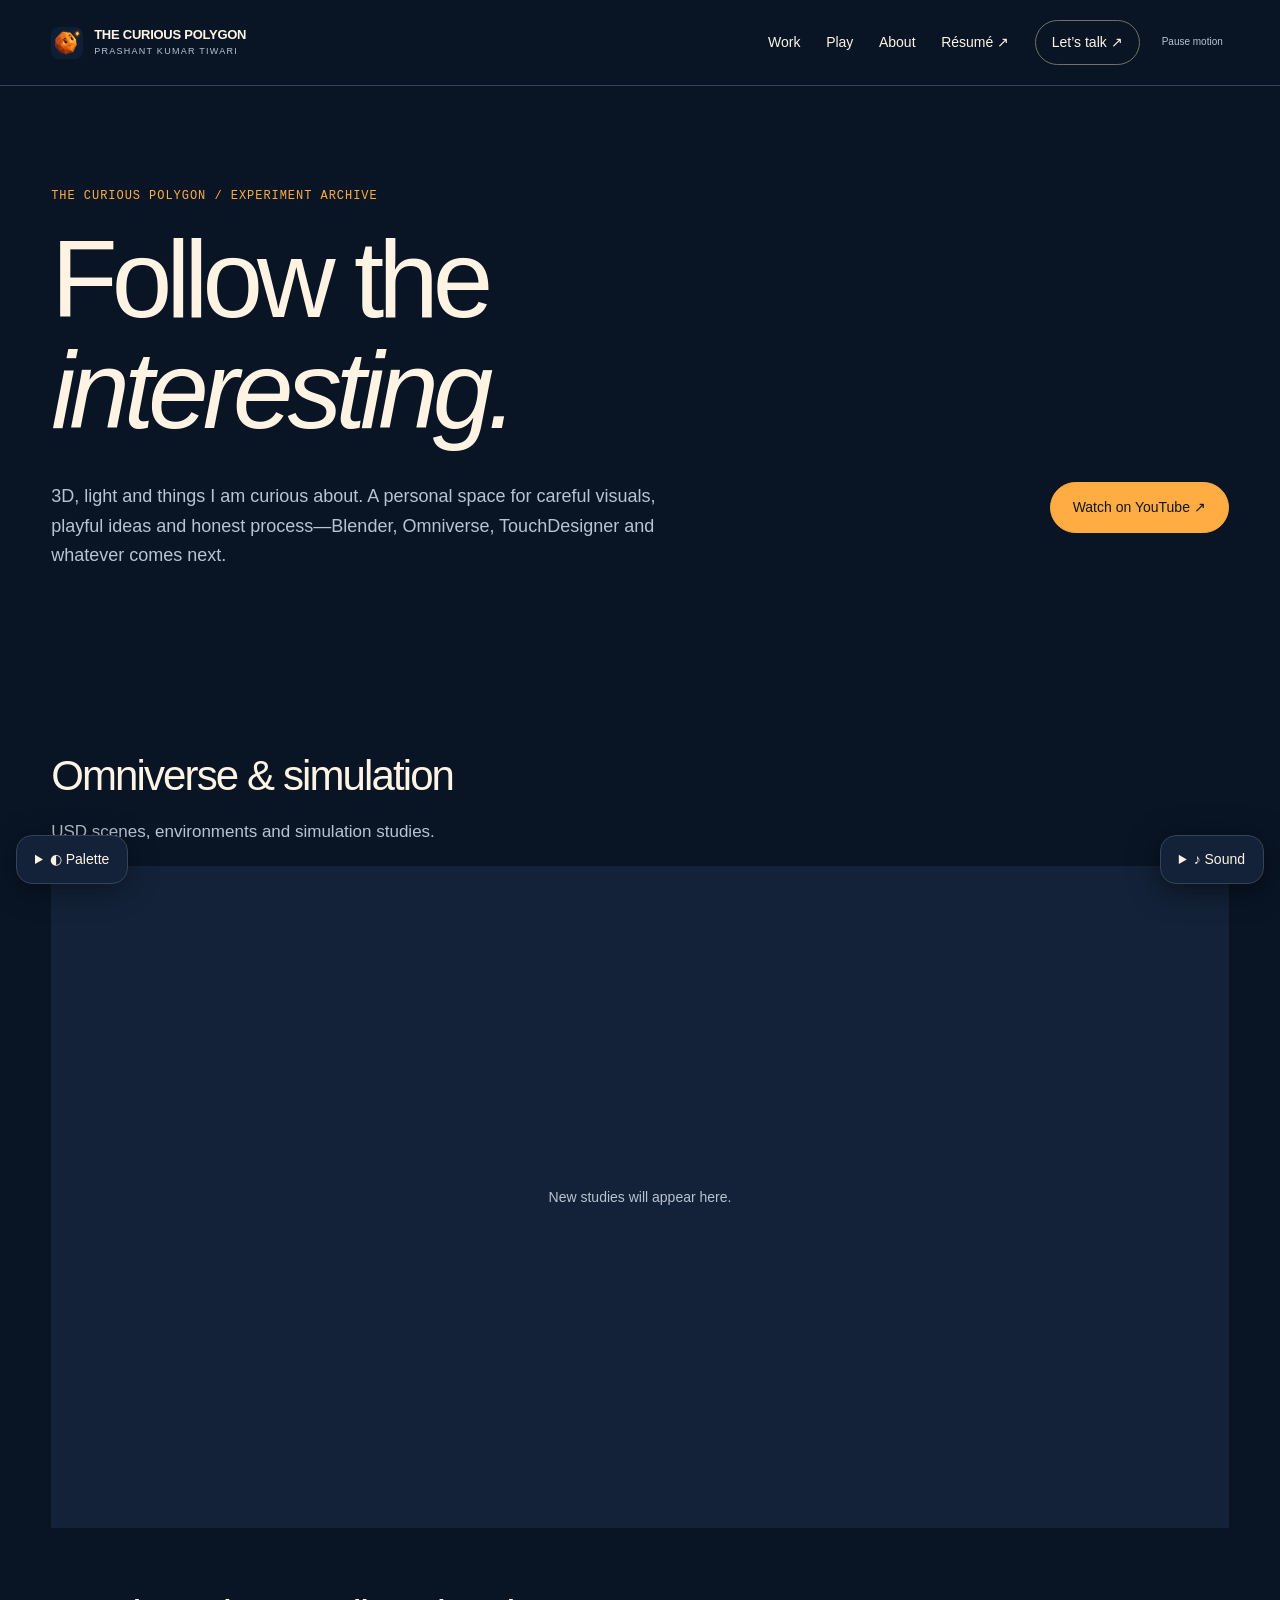
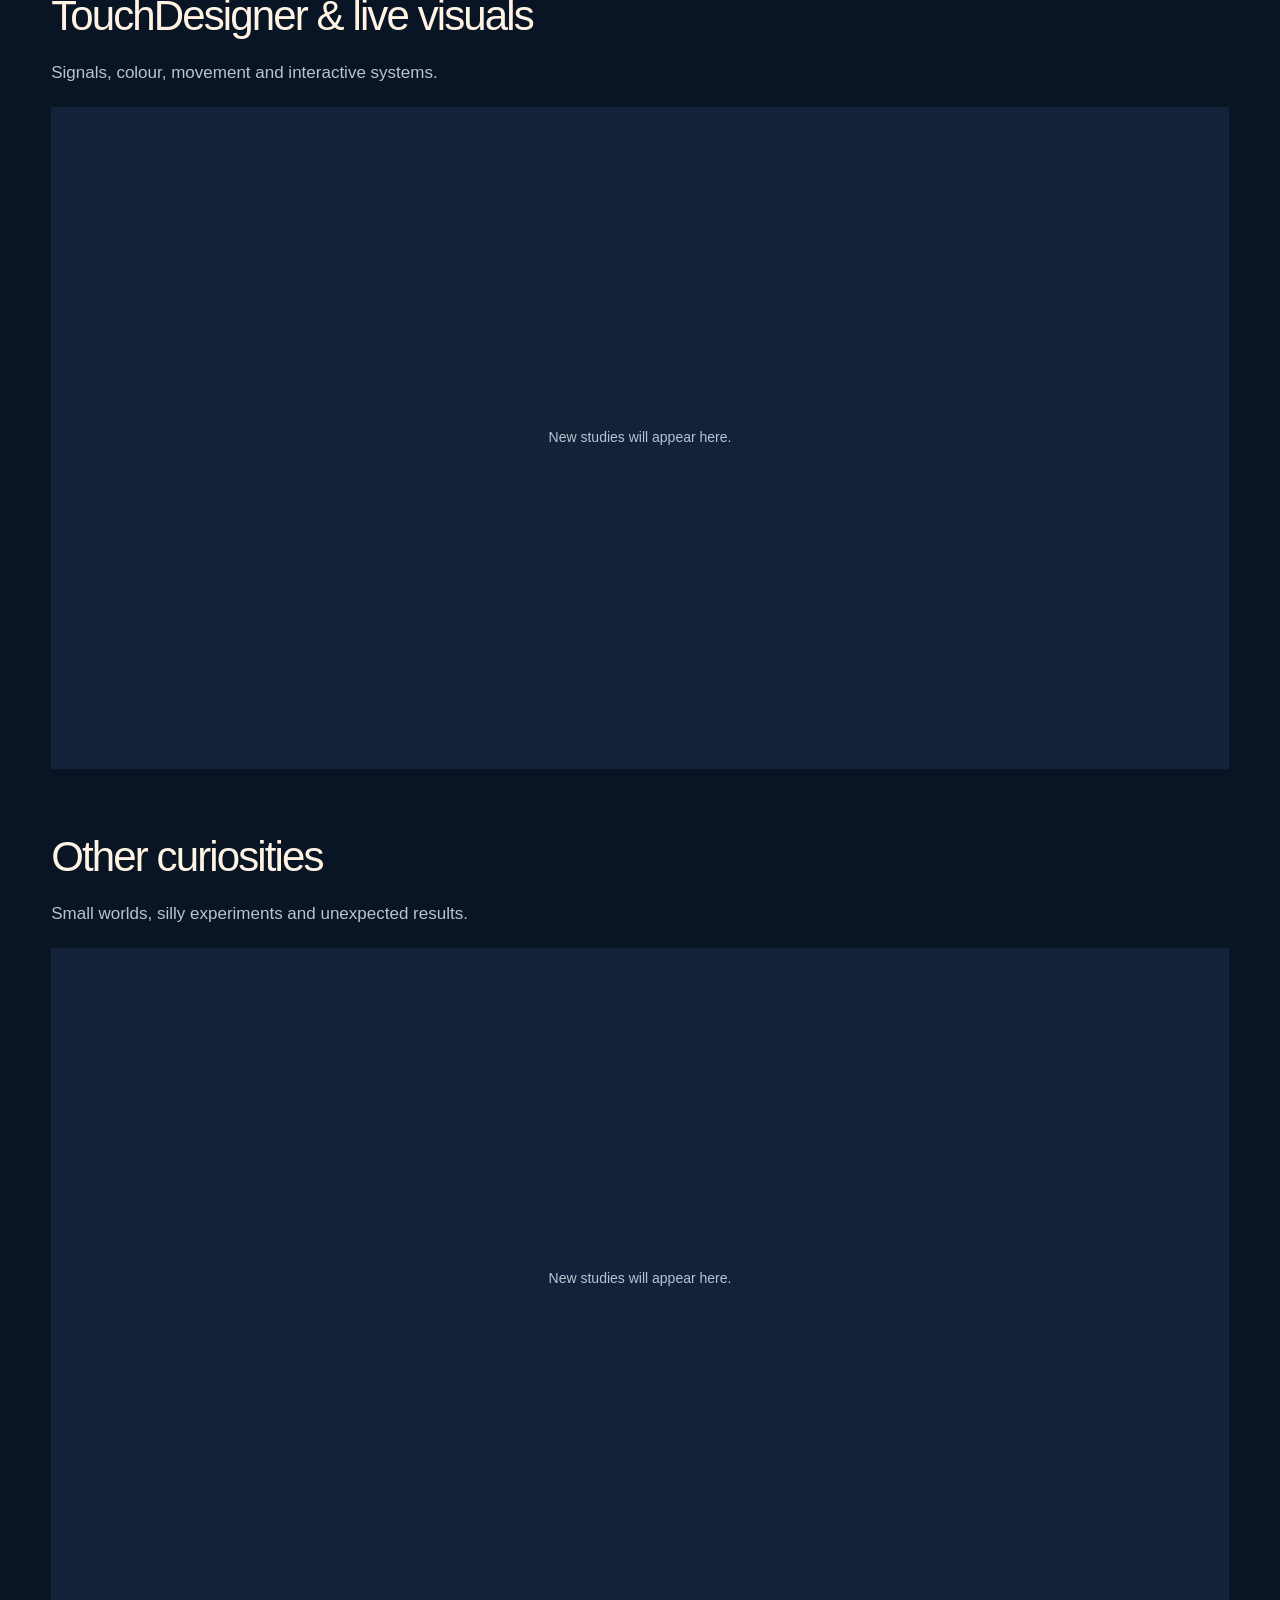
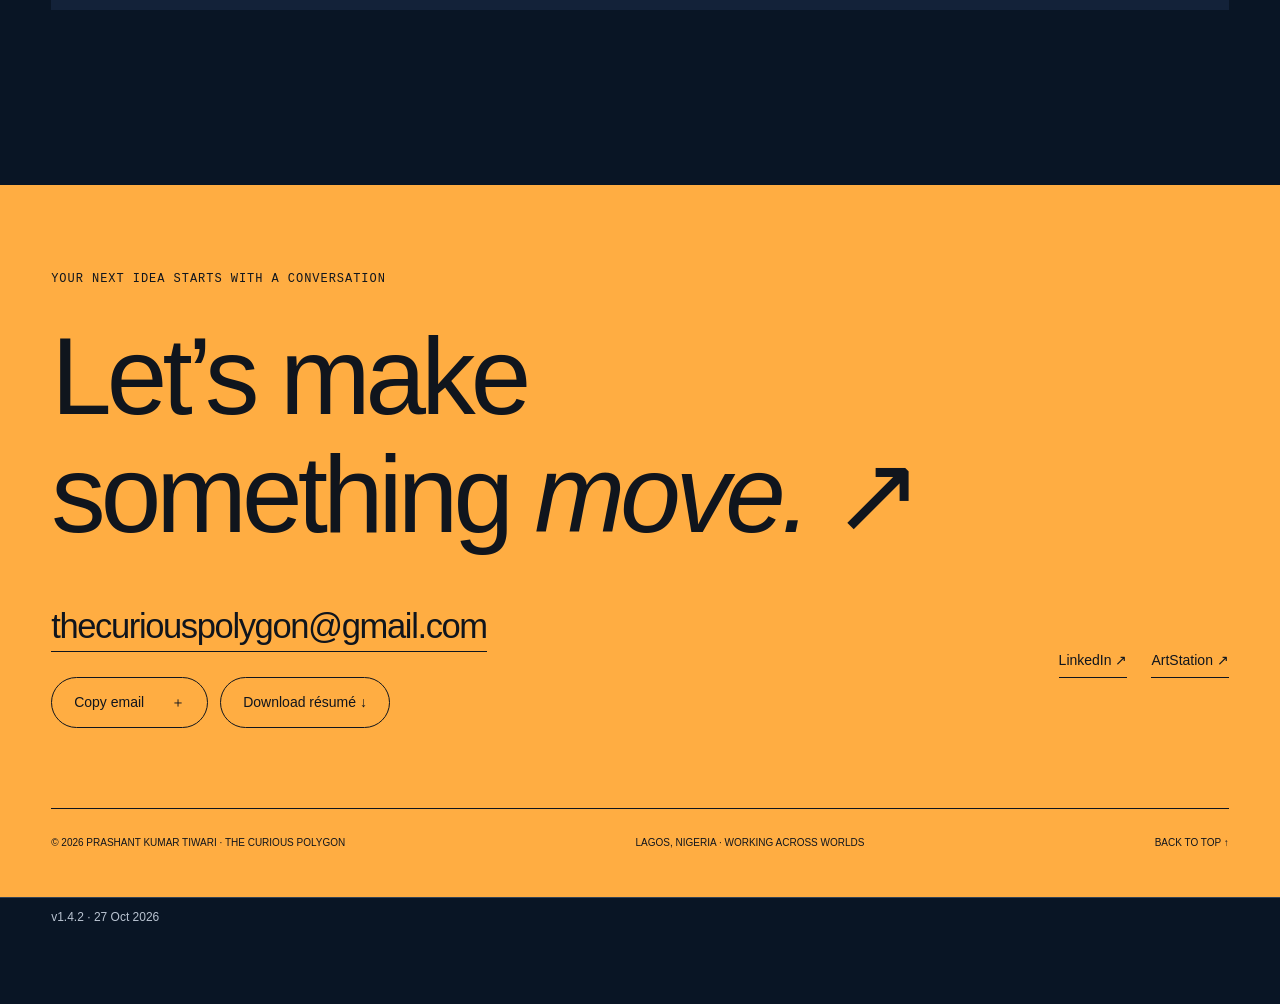
<file: experiments.html>
<!doctype html><html lang="en"><head><meta charset="UTF-8"><meta name="viewport" content="width=device-width,initial-scale=1"><meta name="theme-color" content="#10120f"><title>The Curious Polygon — Prashant Kumar Tiwari</title><meta name="description" content="Creative technologist working across drone light shows, procedural 3D, virtual worlds and creative production systems. Explore selected work and interactive experiments."><meta property="og:title" content="The Curious Polygon — Prashant Kumar Tiwari"><meta property="og:description" content="Creative technologist working across drone light shows, procedural 3D, virtual worlds and creative production systems. Explore selected work and interactive experiments."><meta property="og:type" content="website"><meta property="og:image" content="assets/social-card.jpg"><link rel="icon" href="assets/media/curious-polygon.png" type="image/png"><link rel="stylesheet" href="styles.css"><script src="media.config.js" defer></script><script src="media.js" defer></script><script src="app.js" defer></script><script src="recommendations.js" defer></script><script src="recommendations-render.js" defer></script><script src="palette.js" defer></script></head><body><a class="skip" href="#main">Skip to content</a><header class="topbar"><a class="brand" href="index.html" aria-label="Prashant home"><img src="assets/media/curious-polygon.png" alt="" width="32" height="32"><span>THE CURIOUS POLYGON<small>PRASHANT KUMAR TIWARI</small></span></a><div class="header-side"><nav class="nav" id="navigation" aria-label="Main navigation"><a href="index.html#work">Work</a><a href="#play">Play</a><a href="index.html#about">About</a><a href="assets/Prashant-Tiwari-Resume.pdf" target="_blank" rel="noopener">Résumé ↗</a><a class="contact-nav" href="mailto:thecuriouspolygon@gmail.com">Let’s talk ↗</a></nav><button class="motion" type="button" aria-pressed="false">Pause motion</button><button class="menu-toggle" type="button" aria-expanded="false" aria-controls="navigation">Menu +</button></div></header>
<main id="main"><section class="page-head wrap"><div class="eyebrow">THE CURIOUS POLYGON / EXPERIMENT ARCHIVE</div><h1>Follow the<br><em>interesting.</em></h1><div class="page-intro"><p>3D, light and things I am curious about. A personal space for careful visuals, playful ideas and honest process—Blender, Omniverse, TouchDesigner and whatever comes next.</p><a class="btn primary" href="https://www.youtube.com/@TheCuriousPolygon">Watch on YouTube ↗</a></div></section><section class="wrap section"><article style="margin-bottom:65px"><h2 style="font-size:42px">Omniverse & simulation</h2><p class="muted" style="margin:20px 0">USD scenes, environments and simulation studies.</p><div class="media-shell" data-experiment="lab.omniverse"><div class="empty-slot">New studies will appear here.</div></div><p class="media-note" data-caption="lab.omniverse"></p></article><article style="margin-bottom:65px"><h2 style="font-size:42px">TouchDesigner & live visuals</h2><p class="muted" style="margin:20px 0">Signals, colour, movement and interactive systems.</p><div class="media-shell" data-experiment="lab.touchdesigner"><div class="empty-slot">New studies will appear here.</div></div><p class="media-note" data-caption="lab.touchdesigner"></p></article><article style="margin-bottom:65px"><h2 style="font-size:42px">Other curiosities</h2><p class="muted" style="margin:20px 0">Small worlds, silly experiments and unexpected results.</p><div class="media-shell" data-experiment="lab.random"><div class="empty-slot">New studies will appear here.</div></div><p class="media-note" data-caption="lab.random"></p></article></section></main><script>document.addEventListener("DOMContentLoaded",()=>{document.querySelectorAll("[data-experiment]").forEach(el=>{const m=window.PORTFOLIO_MEDIA[el.dataset.experiment];if(m && m.published){PortfolioMedia.render(el,m);document.querySelector(`[data-caption="${el.dataset.experiment}"]`).textContent=m.caption||"";}});});</script><footer class="contact wrap" id="contact"><div class="eyebrow">YOUR NEXT IDEA STARTS WITH A CONVERSATION</div><h2>Let’s make<br>something <em>move.</em> ↗</h2><div class="contact-row"><div><a class="email-link" href="mailto:thecuriouspolygon@gmail.com">thecuriouspolygon@gmail.com</a><div class="actions" style="margin-top:22px"><button class="btn" data-copy-email type="button">Copy email <span>＋</span></button><a class="btn" href="assets/Prashant-Tiwari-Resume.pdf" download>Download résumé ↓</a></div></div><div class="contact-social"><a class="text-link" href="https://www.linkedin.com/in/prashantktiwari/" target="_blank" rel="noopener noreferrer">LinkedIn ↗</a><a class="text-link" href="https://www.artstation.com/prashantktiwari" target="_blank" rel="noopener noreferrer">ArtStation ↗</a></div></div><div class="footer-bottom"><span>© 2026 PRASHANT KUMAR TIWARI · THE CURIOUS POLYGON</span><span>LAGOS, NIGERIA · WORKING ACROSS WORLDS</span><a href="#main">BACK TO TOP ↑</a></div></footer><div class="toast" role="status" aria-live="polite"></div><div class="cursor-label" aria-hidden="true">OPEN ↗</div><span class="release-badge">v1.4.2 · 27 Oct 2026</span><details class="sound-panel"><summary>♪ Sound</summary><div><button type="button" id="sound-toggle" aria-pressed="false">Enable ambient music</button><label>Atmosphere <select id="sound-mood"><option value="blend">Wonder + technology</option><option value="magic">Magical · airy chimes</option><option value="tech">Technological · soft pulse</option></select></label><label>Volume <input id="sound-volume" type="range" min="0" max="100" value="20"></label><label><input id="sound-effects" type="checkbox" checked> Interaction tones</label><small>Original ambient score: shimmering chimes and soft electronic pulses. Starts only when enabled.</small><p id="sound-status" role="status">Sound is off</p></div></details><script src="sound.js" defer></script><details class="palette-panel"><summary>◐ Palette</summary><div><label for="palette-choice">Colour atmosphere</label><select id="palette-choice"><option value="polygon">Curious Polygon · navy + amber</option><option value="blender">Blender Studio · graphite + orange</option><option value="green">Original Green · electric lime</option><option value="aurora">Cool Aurora · midnight + cyan</option></select><div class="palette-swatches" aria-label="Current palette"></div><p id="palette-description"></p><label for="palette-accent">Try an accent colour</label><input id="palette-accent" type="color" value="#ffad42"><button type="button" id="palette-reset">Reset this palette</button><p class="palette-status" role="status" aria-live="polite"></p></div></details></body></html>
</file>
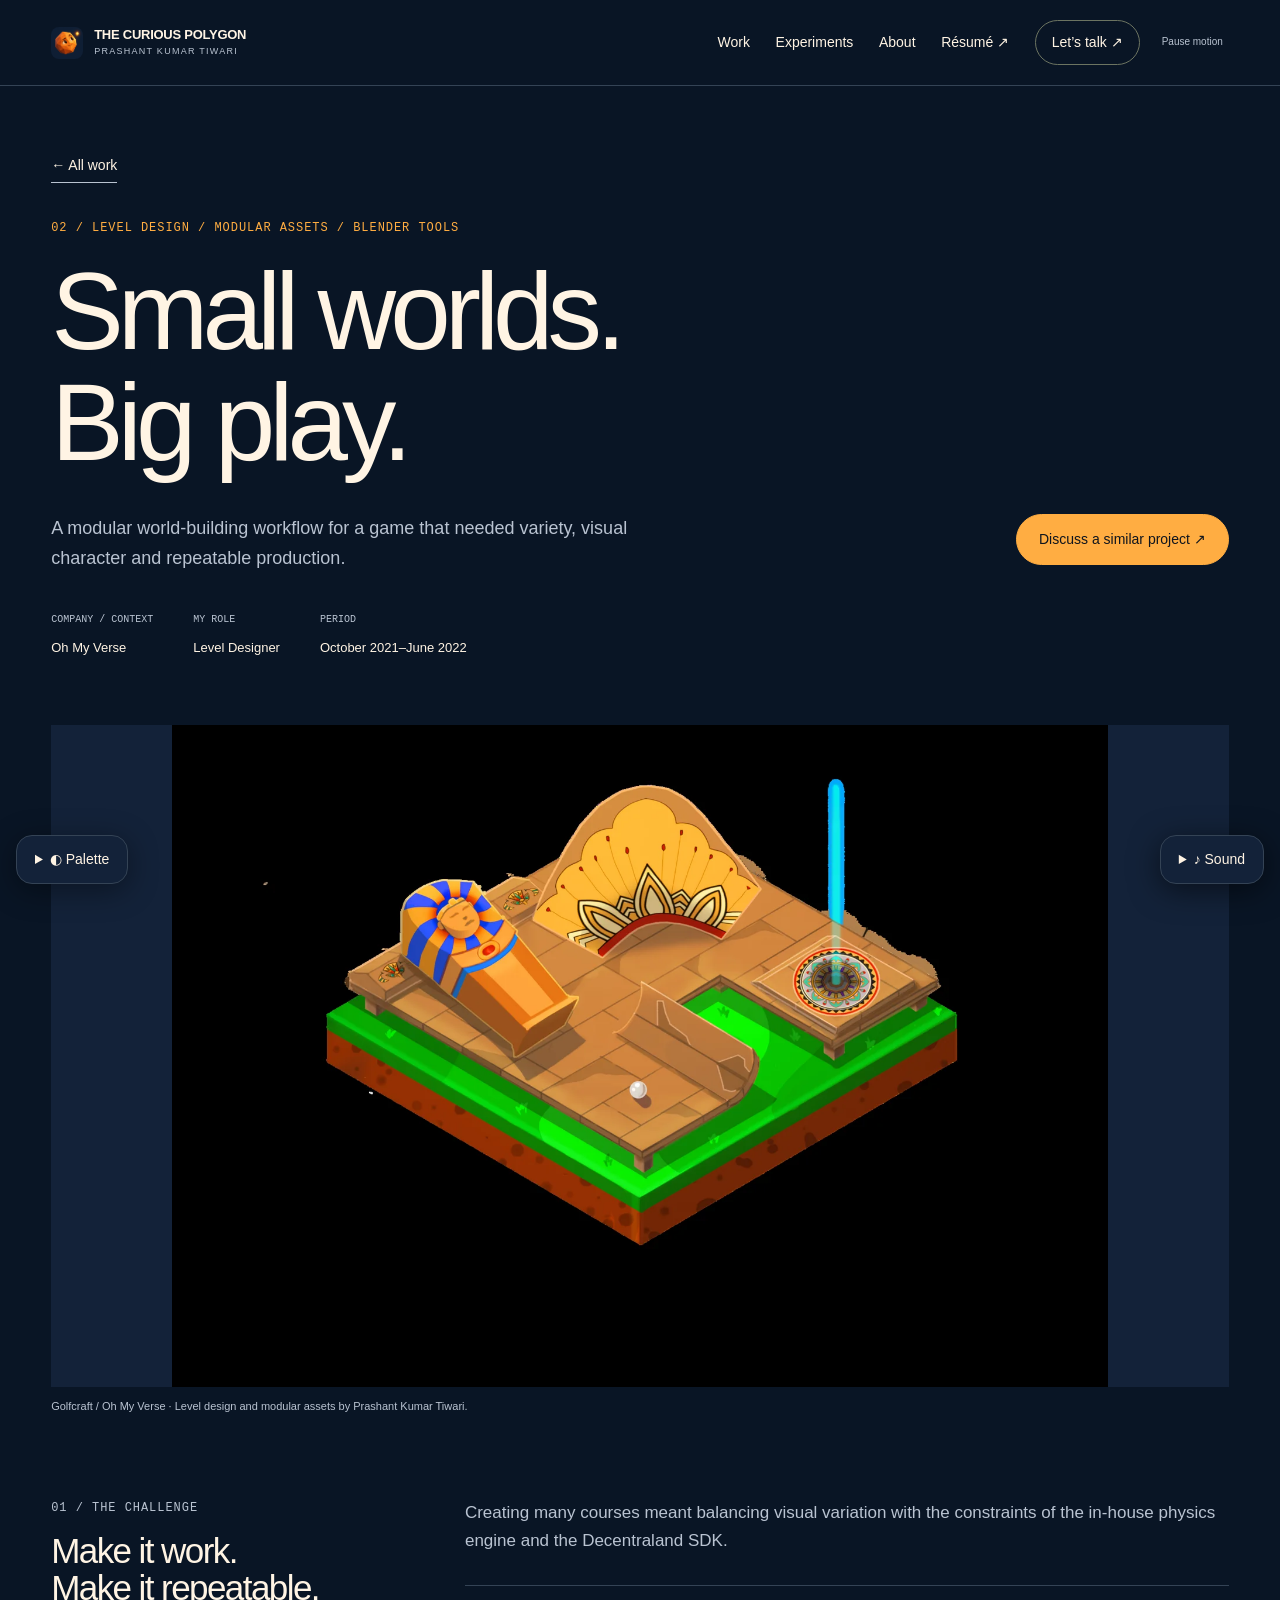
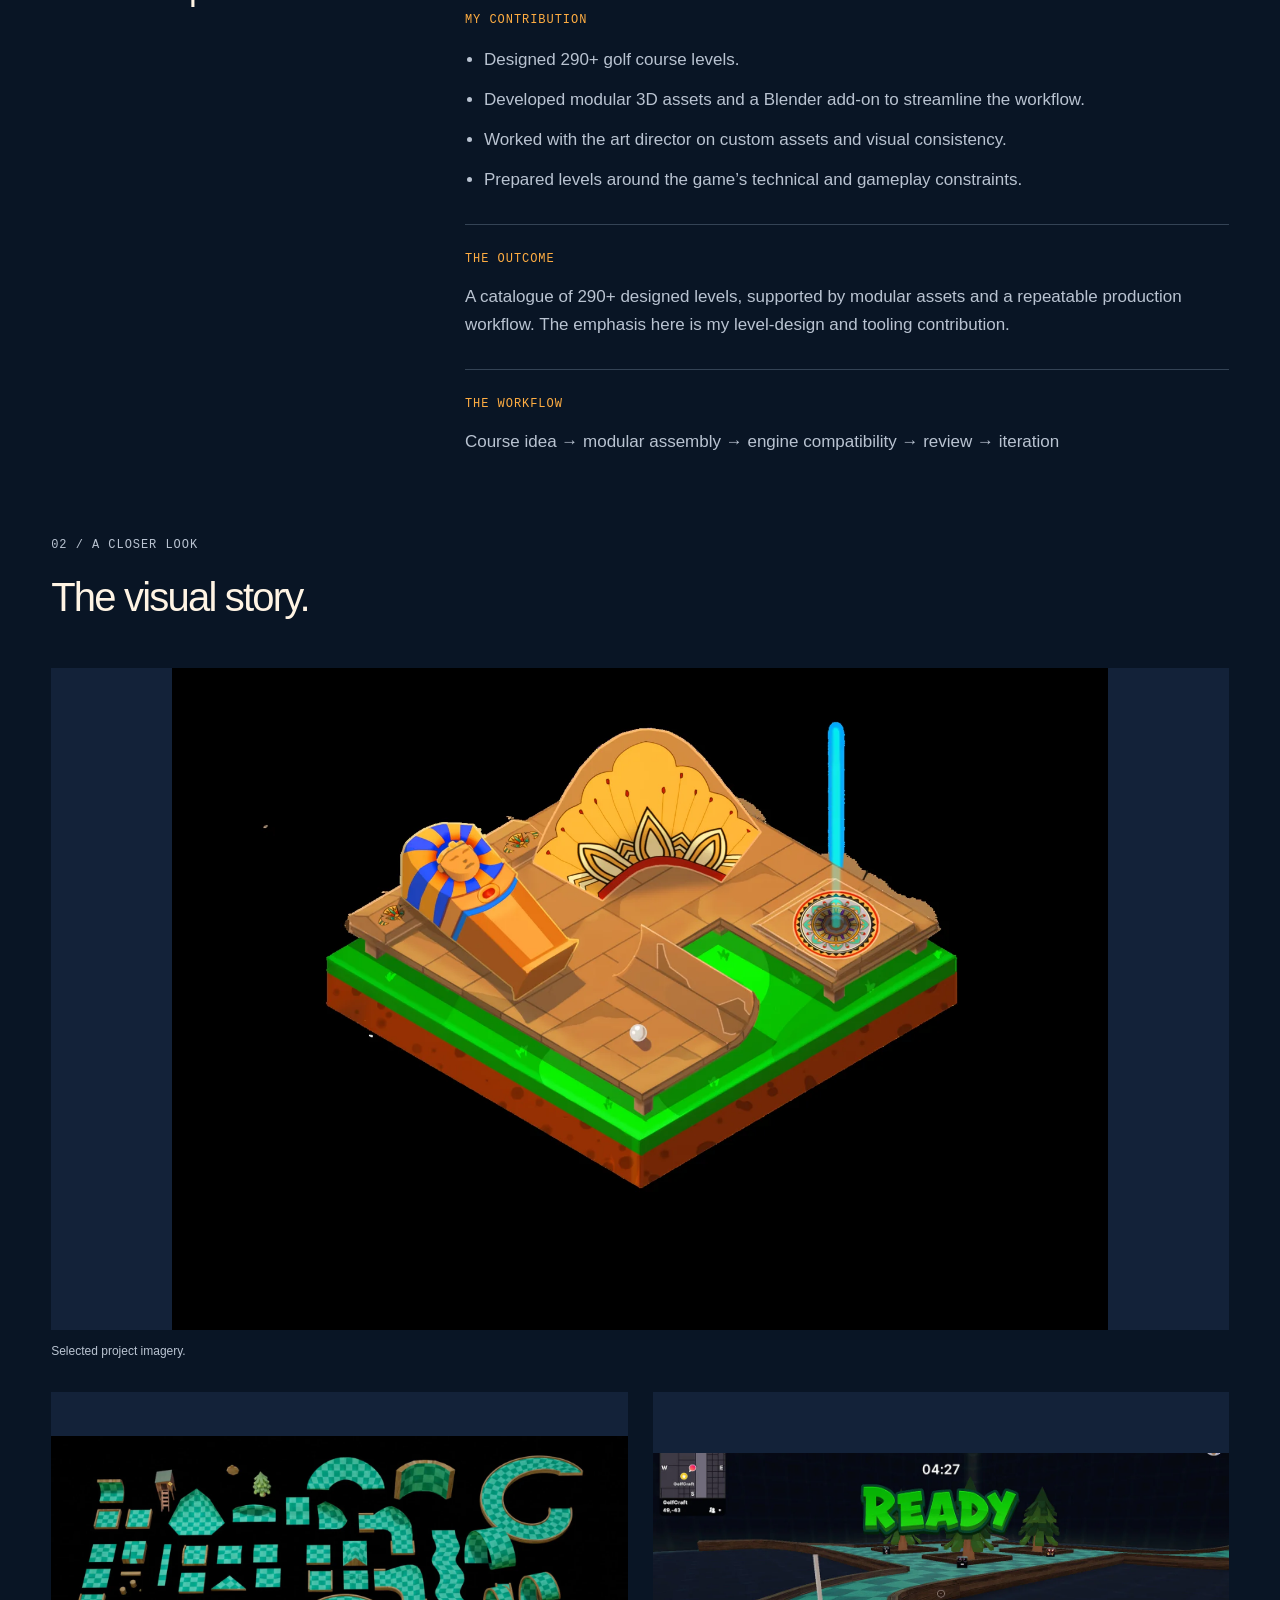
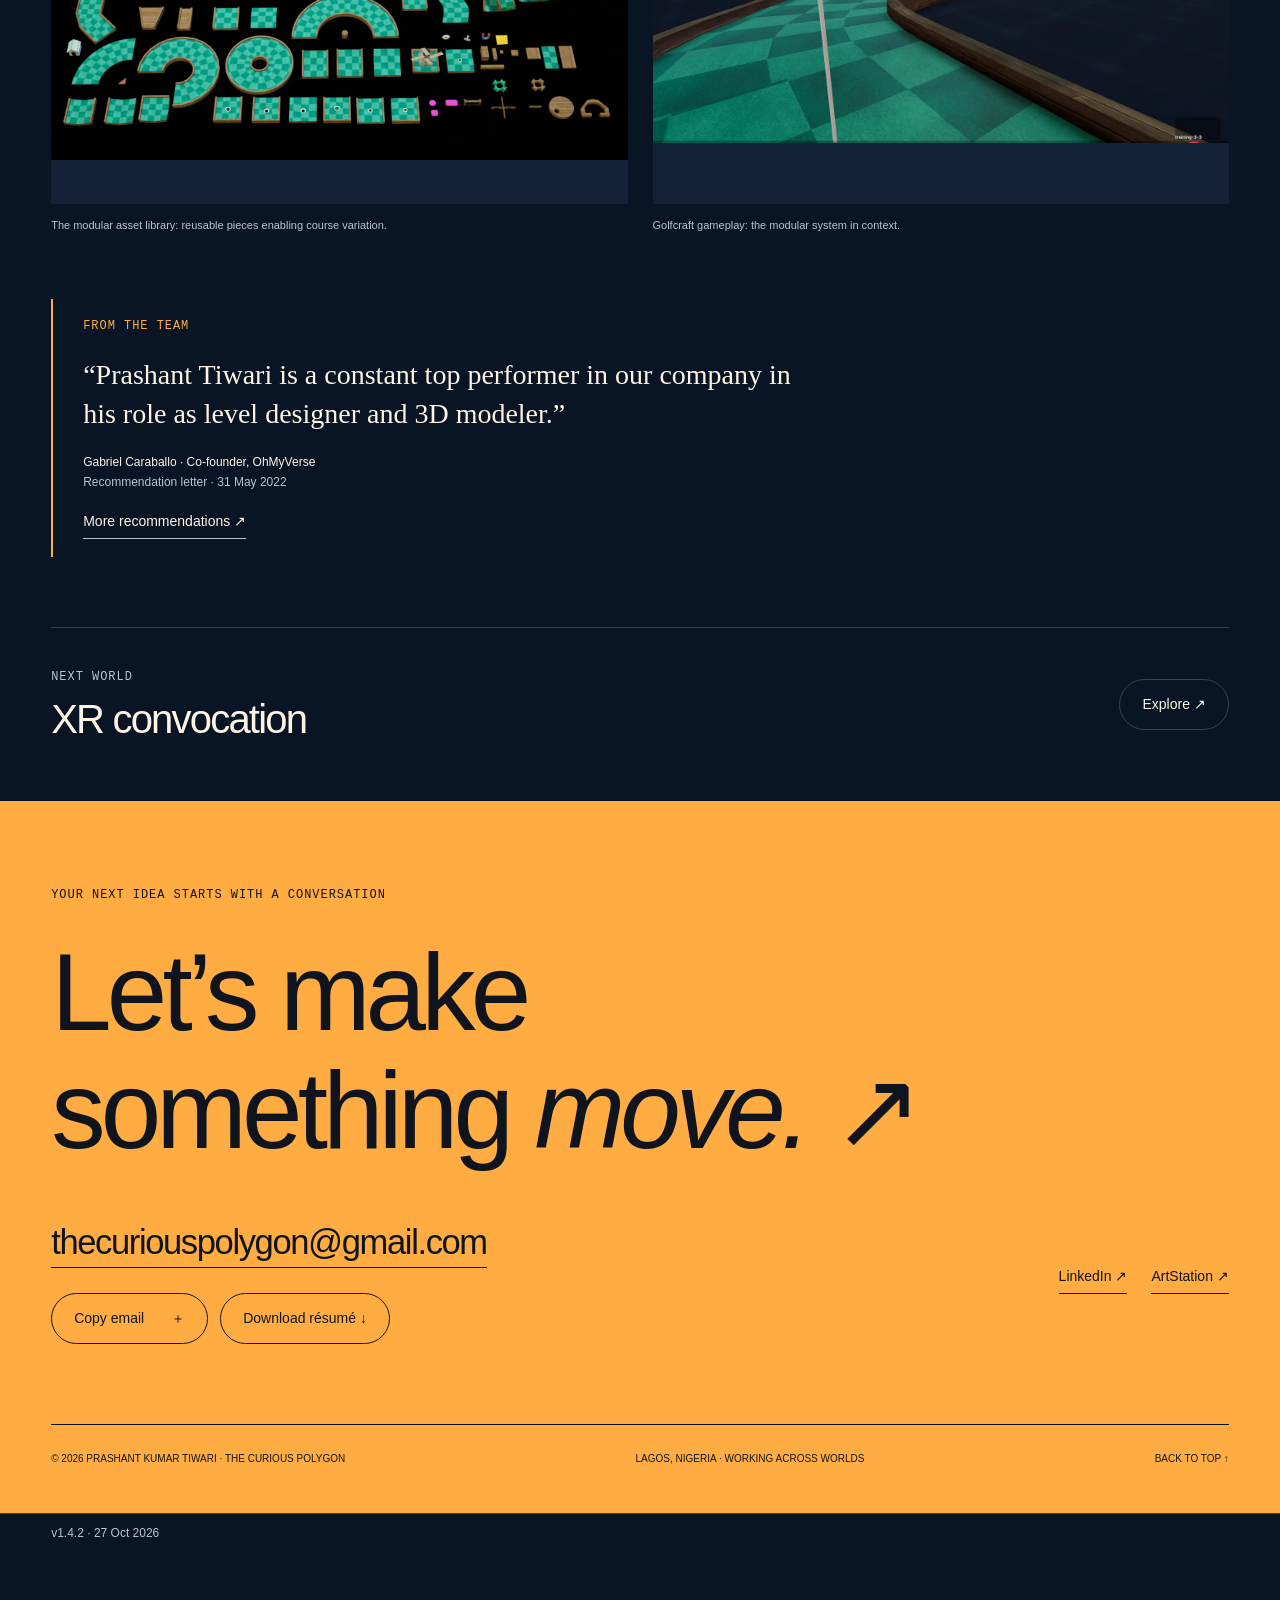
<file: golfcraft.html>
<!doctype html><html lang="en"><head><meta charset="UTF-8"><meta name="viewport" content="width=device-width,initial-scale=1"><meta name="theme-color" content="#10120f"><title>Golfcraft — Prashant Kumar Tiwari</title><meta name="description" content="A modular world-building workflow for a game that needed variety, visual character and repeatable production."><meta property="og:title" content="Golfcraft — Prashant Kumar Tiwari"><meta property="og:description" content="A modular world-building workflow for a game that needed variety, visual character and repeatable production."><meta property="og:type" content="website"><meta property="og:image" content="assets/social-card.jpg"><link rel="icon" href="assets/media/curious-polygon.png" type="image/png"><link rel="stylesheet" href="styles.css"><script src="media.config.js" defer></script><script src="media.js" defer></script><script src="app.js" defer></script><script src="palette.js" defer></script></head><body><a class="skip" href="#main">Skip to content</a><header class="topbar"><a class="brand" href="index.html" aria-label="Prashant home"><img src="assets/media/curious-polygon.png" alt="" width="32" height="32"><span>THE CURIOUS POLYGON<small>PRASHANT KUMAR TIWARI</small></span></a><div class="header-side"><nav class="nav" id="navigation" aria-label="Main navigation"><a href="index.html#work">Work</a><a href="experiments.html">Experiments</a><a href="index.html#about">About</a><a href="assets/Prashant-Tiwari-Resume.pdf" target="_blank" rel="noopener">Résumé ↗</a><a class="contact-nav" href="mailto:thecuriouspolygon@gmail.com">Let’s talk ↗</a></nav><button class="motion" type="button" aria-pressed="false">Pause motion</button><button class="menu-toggle" type="button" aria-expanded="false" aria-controls="navigation">Menu +</button></div></header><main id="main"><section class="page-head wrap"><a class="text-link" href="index.html#work">← All work</a><div class="eyebrow">02 / Level design / Modular assets / Blender tools</div><h1>Small worlds.<br>Big play.</h1><div class="page-intro"><p>A modular world-building workflow for a game that needed variety, visual character and repeatable production.</p><a class="btn primary" href="mailto:thecuriouspolygon@gmail.com?subject=Let%27s%20discuss%20a%20creative%20project">Discuss a similar project ↗</a></div><dl class="case-meta"><div><dt>COMPANY / CONTEXT</dt><dd>Oh My Verse</dd></div><div><dt>MY ROLE</dt><dd>Level Designer</dd></div><div><dt>PERIOD</dt><dd>October 2021–June 2022</dd></div></dl></section><div class="wrap"><div class="case-hero"><img src="assets/media/golf-cover.webp" data-cover="golf.cover" alt="Egyptian themed Golfcraft level with a pyramid and modular course" width="1440" height="810"></div><p class="credit">Golfcraft / Oh My Verse · Level design and modular assets by Prashant Kumar Tiwari.</p></div><section class="case-body wrap"><div><div class="eyebrow muted">01 / THE CHALLENGE</div><h2 style="margin-top:15px">Make it work.<br>Make it repeatable.</h2></div><div><p>Creating many courses meant balancing visual variation with the constraints of the in-house physics engine and the Decentraland SDK.</p><div class="case-points"><div class="eyebrow accent">MY CONTRIBUTION</div><ul><li>Designed 290+ golf course levels.</li><li>Developed modular 3D assets and a Blender add-on to streamline the workflow.</li><li>Worked with the art director on custom assets and visual consistency.</li><li>Prepared levels around the game’s technical and gameplay constraints.</li></ul></div><div class="case-points"><div class="eyebrow accent">THE OUTCOME</div><p style="margin-top:15px">A catalogue of 290+ designed levels, supported by modular assets and a repeatable production workflow. The emphasis here is my level-design and tooling contribution.</p></div><div class="case-points"><div class="eyebrow accent">THE WORKFLOW</div><p style="margin-top:15px">Course idea → modular assembly → engine compatibility → review → iteration</p></div></div></section><section class="wrap"><div class="section-head"><div><div class="eyebrow muted">02 / A CLOSER LOOK</div><h2 style="font-size:40px">The visual story.</h2></div></div><div class="media-shell" data-media="golf.film"><img src="assets/media/golf-cover.webp" alt="Egyptian themed Golfcraft level with a pyramid and modular course" loading="lazy"></div><p class="media-note" data-media-note="golf.film">Selected project imagery.</p><div class="case-gallery"><figure><div class="media-shell" data-media="golf.process1"><img src="assets/media/golf-library.webp" alt="The modular asset library: reusable pieces enabling course variation." loading="lazy"></div><figcaption>The modular asset library: reusable pieces enabling course variation.</figcaption></figure><figure><div class="media-shell" data-media="golf.process2"><img src="assets/media/golf-play.webp" alt="Golfcraft gameplay: the modular system in context." loading="lazy"></div><figcaption>Golfcraft gameplay: the modular system in context.</figcaption></figure></div><aside class="project-quote"><div class="eyebrow accent">FROM THE TEAM</div><blockquote>“Prashant Tiwari is a constant top performer in our company in his role as level designer and 3D modeler.”</blockquote><p>Gabriel Caraballo · Co-founder, OhMyVerse<br><span class="muted">Recommendation letter · 31 May 2022</span></p><a class="text-link" href="index.html#recommendations">More recommendations ↗</a></aside><div class="next-case"><div><div class="eyebrow muted">NEXT WORLD</div><h2 style="margin-top:12px">XR convocation</h2></div><a class="btn" href="xr-convocation.html">Explore ↗</a></div></section></main><footer class="contact wrap" id="contact"><div class="eyebrow">YOUR NEXT IDEA STARTS WITH A CONVERSATION</div><h2>Let’s make<br>something <em>move.</em> ↗</h2><div class="contact-row"><div><a class="email-link" href="mailto:thecuriouspolygon@gmail.com">thecuriouspolygon@gmail.com</a><div class="actions" style="margin-top:22px"><button class="btn" data-copy-email type="button">Copy email <span>＋</span></button><a class="btn" href="assets/Prashant-Tiwari-Resume.pdf" download>Download résumé ↓</a></div></div><div class="contact-social"><a class="text-link" href="https://www.linkedin.com/in/prashantktiwari/" target="_blank" rel="noopener noreferrer">LinkedIn ↗</a><a class="text-link" href="https://www.artstation.com/prashantktiwari" target="_blank" rel="noopener noreferrer">ArtStation ↗</a></div></div><div class="footer-bottom"><span>© 2026 PRASHANT KUMAR TIWARI · THE CURIOUS POLYGON</span><span>LAGOS, NIGERIA · WORKING ACROSS WORLDS</span><a href="#main">BACK TO TOP ↑</a></div></footer><div class="toast" role="status" aria-live="polite"></div><div class="cursor-label" aria-hidden="true">OPEN ↗</div><span class="release-badge">v1.4.2 · 27 Oct 2026</span><details class="sound-panel"><summary>♪ Sound</summary><div><button type="button" id="sound-toggle" aria-pressed="false">Enable ambient music</button><label>Atmosphere <select id="sound-mood"><option value="blend">Wonder + technology</option><option value="magic">Magical · airy chimes</option><option value="tech">Technological · soft pulse</option></select></label><label>Volume <input id="sound-volume" type="range" min="0" max="100" value="20"></label><label><input id="sound-effects" type="checkbox" checked> Interaction tones</label><small>Original ambient score: shimmering chimes and soft electronic pulses. Starts only when enabled.</small><p id="sound-status" role="status">Sound is off</p></div></details><script src="sound.js" defer></script><details class="palette-panel"><summary>◐ Palette</summary><div><label for="palette-choice">Colour atmosphere</label><select id="palette-choice"><option value="polygon">Curious Polygon · navy + amber</option><option value="blender">Blender Studio · graphite + orange</option><option value="green">Original Green · electric lime</option><option value="aurora">Cool Aurora · midnight + cyan</option></select><div class="palette-swatches" aria-label="Current palette"></div><p id="palette-description"></p><label for="palette-accent">Try an accent colour</label><input id="palette-accent" type="color" value="#ffad42"><button type="button" id="palette-reset">Reset this palette</button><p class="palette-status" role="status" aria-live="polite"></p></div></details></body></html>
</file>
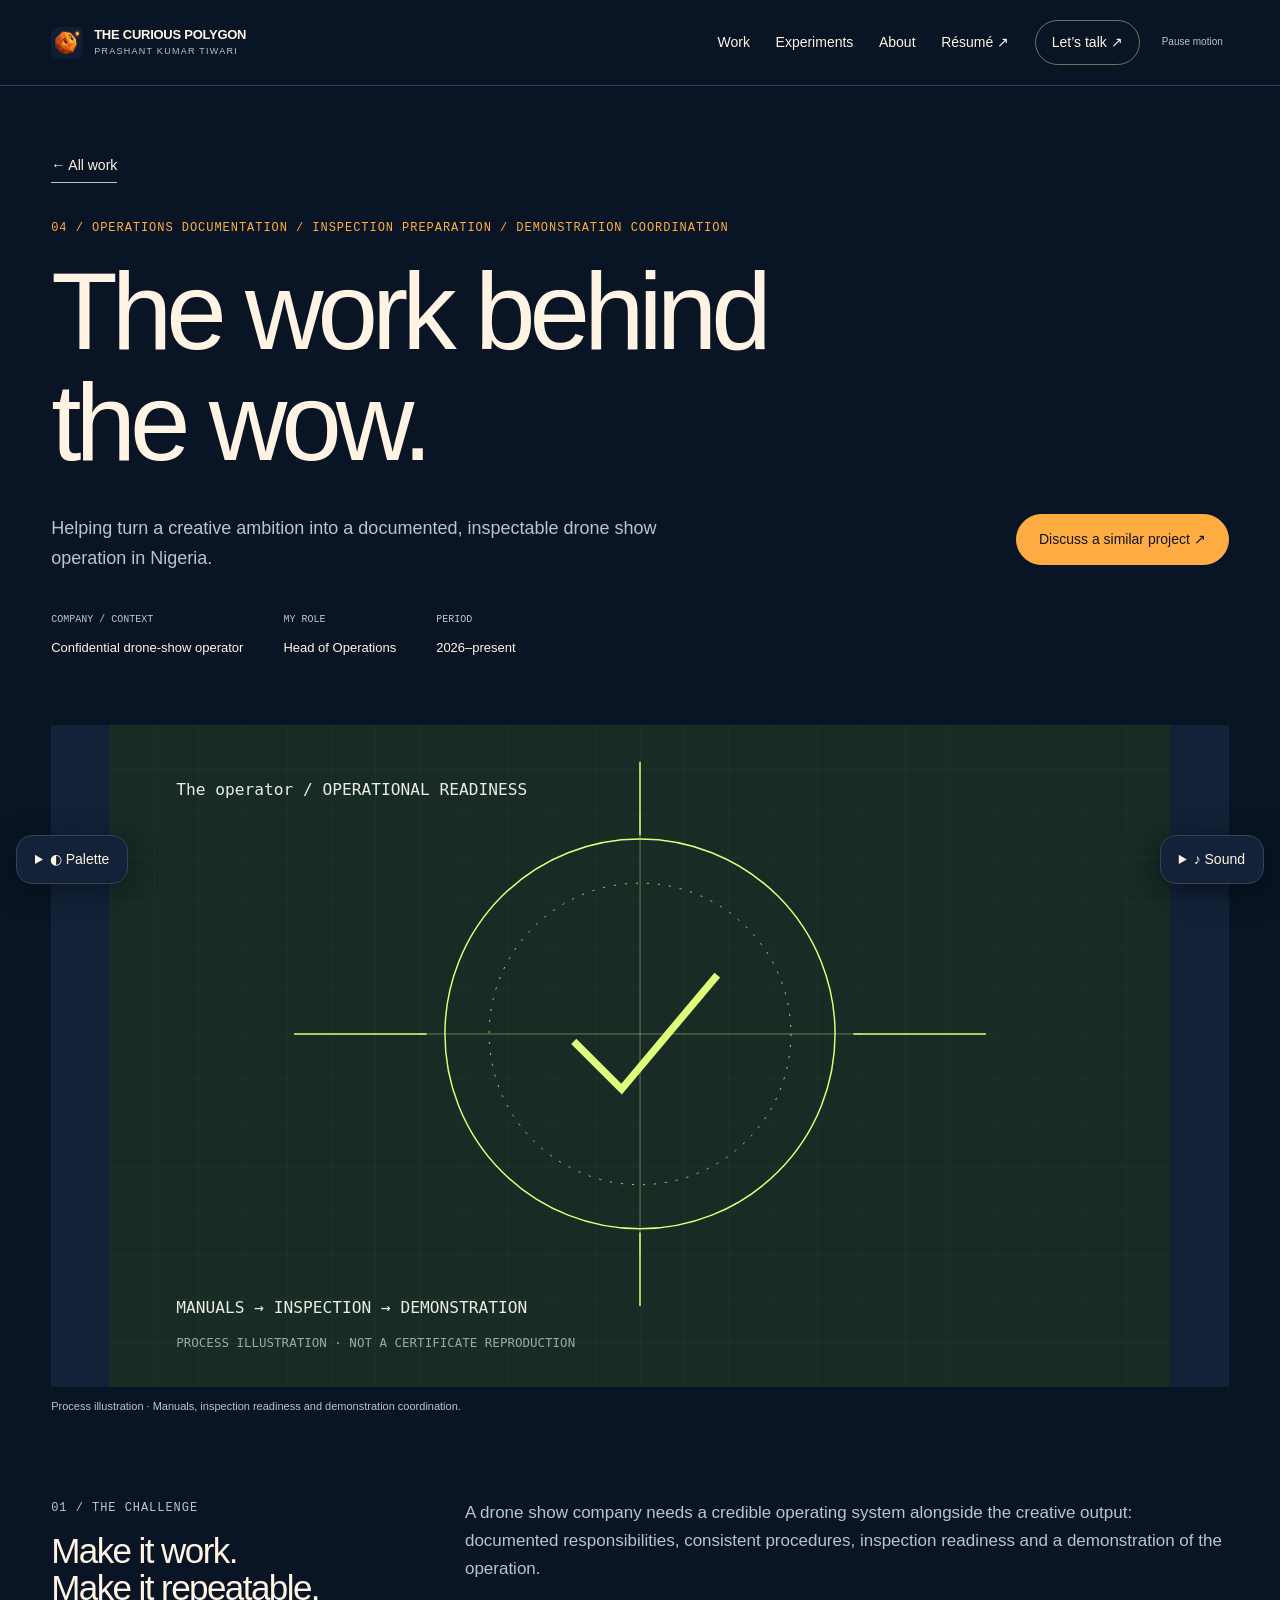
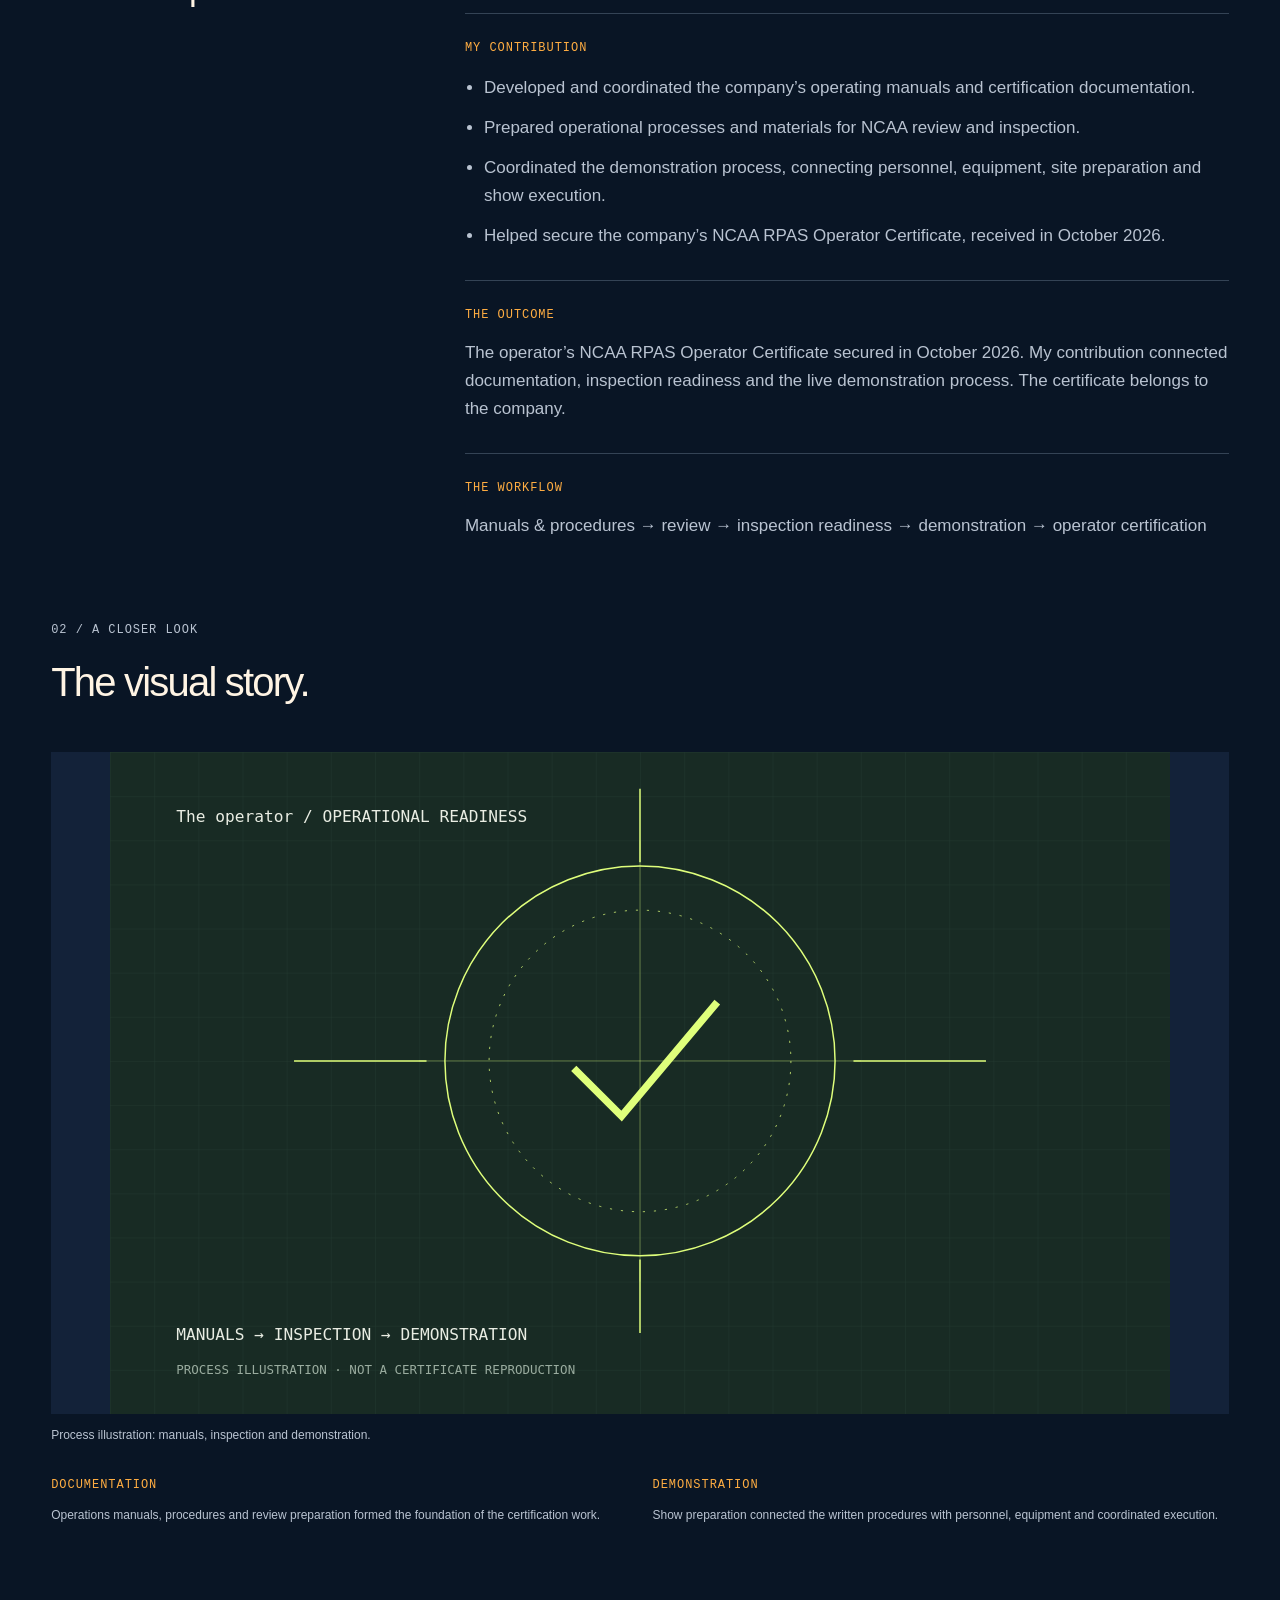
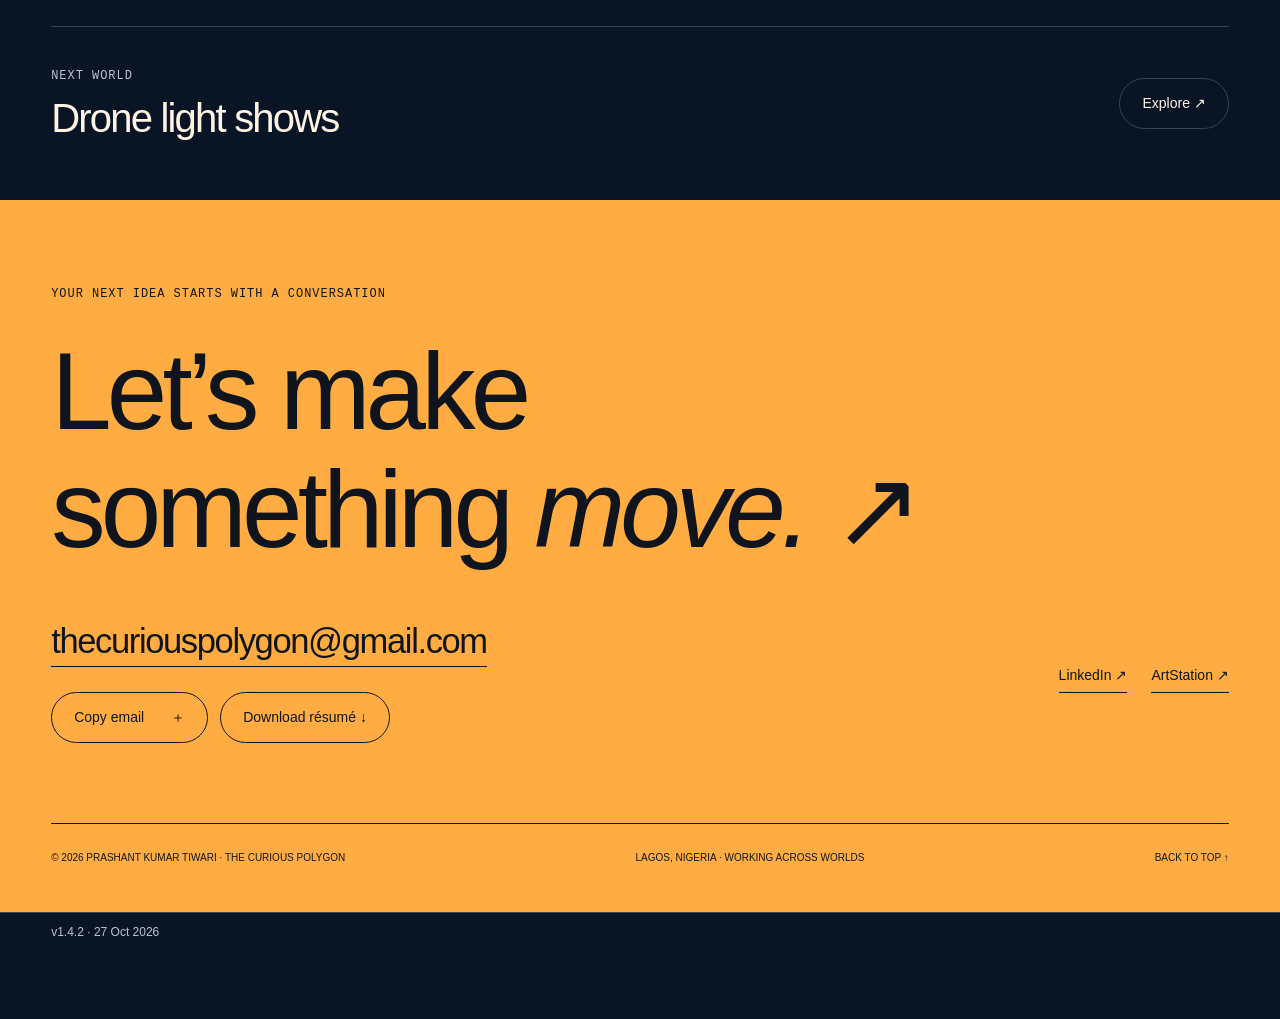
<file: operational-readiness.html>
<!doctype html><html lang="en"><head><meta charset="UTF-8"><meta name="viewport" content="width=device-width,initial-scale=1"><meta name="theme-color" content="#10120f"><title>Operational readiness — Prashant Kumar Tiwari</title><meta name="description" content="Helping turn a creative ambition into a documented, inspectable drone show operation in Nigeria."><meta property="og:title" content="Operational readiness — Prashant Kumar Tiwari"><meta property="og:description" content="Helping turn a creative ambition into a documented, inspectable drone show operation in Nigeria."><meta property="og:type" content="website"><meta property="og:image" content="assets/social-card.jpg"><link rel="icon" href="assets/media/curious-polygon.png" type="image/png"><link rel="stylesheet" href="styles.css"><script src="media.config.js" defer></script><script src="media.js" defer></script><script src="app.js" defer></script><script src="palette.js" defer></script></head><body><a class="skip" href="#main">Skip to content</a><header class="topbar"><a class="brand" href="index.html" aria-label="Prashant home"><img src="assets/media/curious-polygon.png" alt="" width="32" height="32"><span>THE CURIOUS POLYGON<small>PRASHANT KUMAR TIWARI</small></span></a><div class="header-side"><nav class="nav" id="navigation" aria-label="Main navigation"><a href="index.html#work">Work</a><a href="experiments.html">Experiments</a><a href="index.html#about">About</a><a href="assets/Prashant-Tiwari-Resume.pdf" target="_blank" rel="noopener">Résumé ↗</a><a class="contact-nav" href="mailto:thecuriouspolygon@gmail.com">Let’s talk ↗</a></nav><button class="motion" type="button" aria-pressed="false">Pause motion</button><button class="menu-toggle" type="button" aria-expanded="false" aria-controls="navigation">Menu +</button></div></header><main id="main"><section class="page-head wrap"><a class="text-link" href="index.html#work">← All work</a><div class="eyebrow">04 / Operations documentation / Inspection preparation / Demonstration coordination</div><h1>The work behind<br>the wow.</h1><div class="page-intro"><p>Helping turn a creative ambition into a documented, inspectable drone show operation in Nigeria.</p><a class="btn primary" href="mailto:thecuriouspolygon@gmail.com?subject=Let%27s%20discuss%20a%20creative%20project">Discuss a similar project ↗</a></div><dl class="case-meta"><div><dt>COMPANY / CONTEXT</dt><dd>Confidential drone-show operator</dd></div><div><dt>MY ROLE</dt><dd>Head of Operations</dd></div><div><dt>PERIOD</dt><dd>2026–present</dd></div></dl></section><div class="wrap"><div class="case-hero"><img src="assets/media/ncaa-cover.svg" data-cover="ncaa.cover" alt="Illustrated workflow showing manuals, inspection and demonstration" width="1440" height="810"></div><p class="credit">Process illustration · Manuals, inspection readiness and demonstration coordination.</p></div><section class="case-body wrap"><div><div class="eyebrow muted">01 / THE CHALLENGE</div><h2 style="margin-top:15px">Make it work.<br>Make it repeatable.</h2></div><div><p>A drone show company needs a credible operating system alongside the creative output: documented responsibilities, consistent procedures, inspection readiness and a demonstration of the operation.</p><div class="case-points"><div class="eyebrow accent">MY CONTRIBUTION</div><ul><li>Developed and coordinated the company’s operating manuals and certification documentation.</li><li>Prepared operational processes and materials for NCAA review and inspection.</li><li>Coordinated the demonstration process, connecting personnel, equipment, site preparation and show execution.</li><li>Helped secure the company’s NCAA RPAS Operator Certificate, received in October 2026.</li></ul></div><div class="case-points"><div class="eyebrow accent">THE OUTCOME</div><p style="margin-top:15px">The operator’s NCAA RPAS Operator Certificate secured in October 2026. My contribution connected documentation, inspection readiness and the live demonstration process. The certificate belongs to the company.</p></div><div class="case-points"><div class="eyebrow accent">THE WORKFLOW</div><p style="margin-top:15px">Manuals & procedures → review → inspection readiness → demonstration → operator certification</p></div></div></section><section class="wrap"><div class="section-head"><div><div class="eyebrow muted">02 / A CLOSER LOOK</div><h2 style="font-size:40px">The visual story.</h2></div></div><div class="media-shell" data-media="ncaa.film"><img src="assets/media/ncaa-cover.svg" alt="Illustrated workflow showing manuals, inspection and demonstration" loading="lazy"></div><p class="media-note" data-media-note="ncaa.film">Process illustration: manuals, inspection and demonstration.</p><div class="case-gallery"><div><div class="eyebrow accent">DOCUMENTATION</div><p class="media-note">Operations manuals, procedures and review preparation formed the foundation of the certification work.</p></div><div><div class="eyebrow accent">DEMONSTRATION</div><p class="media-note">Show preparation connected the written procedures with personnel, equipment and coordinated execution.</p></div></div><div class="next-case"><div><div class="eyebrow muted">NEXT WORLD</div><h2 style="margin-top:12px">Drone light shows</h2></div><a class="btn" href="drone-shows.html">Explore ↗</a></div></section></main><footer class="contact wrap" id="contact"><div class="eyebrow">YOUR NEXT IDEA STARTS WITH A CONVERSATION</div><h2>Let’s make<br>something <em>move.</em> ↗</h2><div class="contact-row"><div><a class="email-link" href="mailto:thecuriouspolygon@gmail.com">thecuriouspolygon@gmail.com</a><div class="actions" style="margin-top:22px"><button class="btn" data-copy-email type="button">Copy email <span>＋</span></button><a class="btn" href="assets/Prashant-Tiwari-Resume.pdf" download>Download résumé ↓</a></div></div><div class="contact-social"><a class="text-link" href="https://www.linkedin.com/in/prashantktiwari/" target="_blank" rel="noopener noreferrer">LinkedIn ↗</a><a class="text-link" href="https://www.artstation.com/prashantktiwari" target="_blank" rel="noopener noreferrer">ArtStation ↗</a></div></div><div class="footer-bottom"><span>© 2026 PRASHANT KUMAR TIWARI · THE CURIOUS POLYGON</span><span>LAGOS, NIGERIA · WORKING ACROSS WORLDS</span><a href="#main">BACK TO TOP ↑</a></div></footer><div class="toast" role="status" aria-live="polite"></div><div class="cursor-label" aria-hidden="true">OPEN ↗</div><span class="release-badge">v1.4.2 · 27 Oct 2026</span><details class="sound-panel"><summary>♪ Sound</summary><div><button type="button" id="sound-toggle" aria-pressed="false">Enable ambient music</button><label>Atmosphere <select id="sound-mood"><option value="blend">Wonder + technology</option><option value="magic">Magical · airy chimes</option><option value="tech">Technological · soft pulse</option></select></label><label>Volume <input id="sound-volume" type="range" min="0" max="100" value="20"></label><label><input id="sound-effects" type="checkbox" checked> Interaction tones</label><small>Original ambient score: shimmering chimes and soft electronic pulses. Starts only when enabled.</small><p id="sound-status" role="status">Sound is off</p></div></details><script src="sound.js" defer></script><details class="palette-panel"><summary>◐ Palette</summary><div><label for="palette-choice">Colour atmosphere</label><select id="palette-choice"><option value="polygon">Curious Polygon · navy + amber</option><option value="blender">Blender Studio · graphite + orange</option><option value="green">Original Green · electric lime</option><option value="aurora">Cool Aurora · midnight + cyan</option></select><div class="palette-swatches" aria-label="Current palette"></div><p id="palette-description"></p><label for="palette-accent">Try an accent colour</label><input id="palette-accent" type="color" value="#ffad42"><button type="button" id="palette-reset">Reset this palette</button><p class="palette-status" role="status" aria-live="polite"></p></div></details></body></html>
</file>
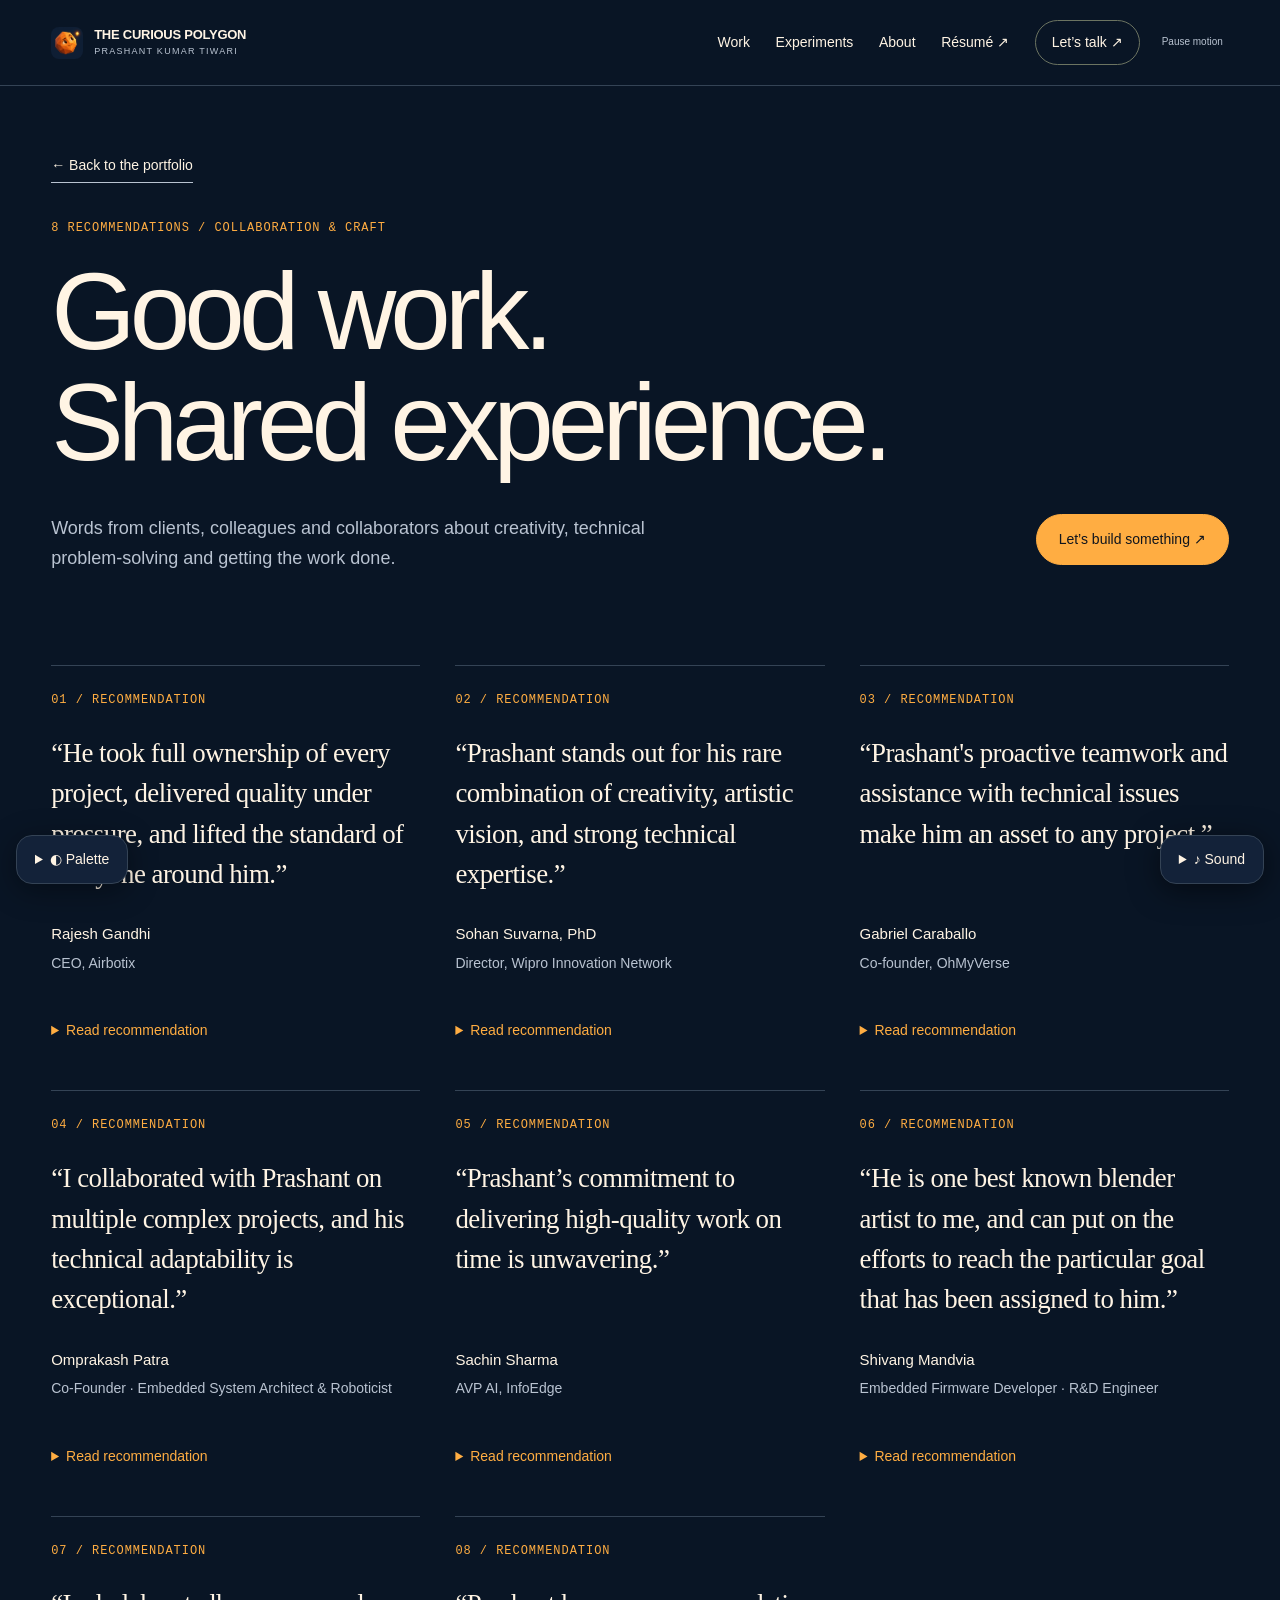
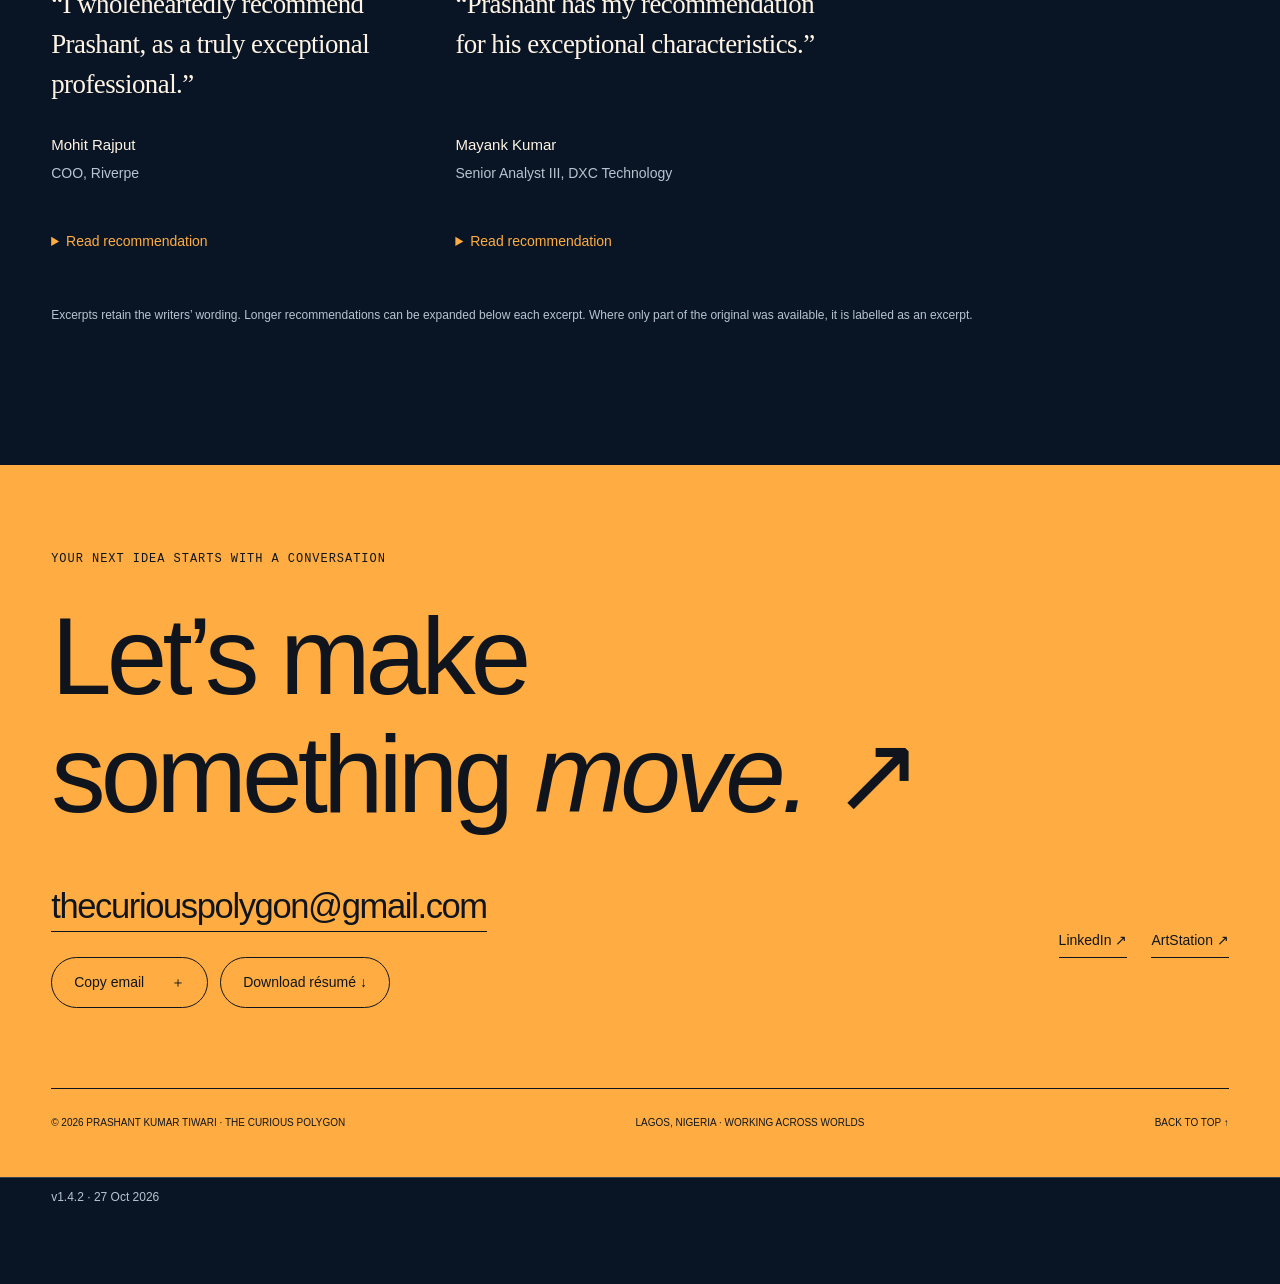
<file: recommendations.html>
<!doctype html><html lang="en"><head><meta charset="UTF-8"><meta name="viewport" content="width=device-width,initial-scale=1"><meta name="theme-color" content="#10120f"><title>Recommendations — Prashant Kumar Tiwari</title><meta name="description" content="Creative technologist working across drone light shows, procedural 3D, virtual worlds and creative production systems. Explore selected work and interactive experiments."><meta property="og:title" content="Recommendations — Prashant Kumar Tiwari"><meta property="og:description" content="Creative technologist working across drone light shows, procedural 3D, virtual worlds and creative production systems. Explore selected work and interactive experiments."><meta property="og:type" content="website"><meta property="og:image" content="assets/social-card.jpg"><link rel="icon" href="assets/media/curious-polygon.png" type="image/png"><link rel="stylesheet" href="styles.css"><script src="media.config.js" defer></script><script src="media.js" defer></script><script src="app.js" defer></script><script src="recommendations.js" defer></script><script src="recommendations-render.js" defer></script><script src="palette.js" defer></script></head><body><a class="skip" href="#main">Skip to content</a><header class="topbar"><a class="brand" href="index.html" aria-label="Prashant home"><img src="assets/media/curious-polygon.png" alt="" width="32" height="32"><span>THE CURIOUS POLYGON<small>PRASHANT KUMAR TIWARI</small></span></a><div class="header-side"><nav class="nav" id="navigation" aria-label="Main navigation"><a href="index.html#work">Work</a><a href="experiments.html">Experiments</a><a href="index.html#about">About</a><a href="assets/Prashant-Tiwari-Resume.pdf" target="_blank" rel="noopener">Résumé ↗</a><a class="contact-nav" href="mailto:thecuriouspolygon@gmail.com">Let’s talk ↗</a></nav><button class="motion" type="button" aria-pressed="false">Pause motion</button><button class="menu-toggle" type="button" aria-expanded="false" aria-controls="navigation">Menu +</button></div></header>
<main id="main"><section class="page-head wrap"><a class="text-link" href="index.html#recommendations">← Back to the portfolio</a><div class="eyebrow">8 RECOMMENDATIONS / COLLABORATION & CRAFT</div><h1>Good work.<br>Shared experience.</h1><div class="page-intro"><p>Words from clients, colleagues and collaborators about creativity, technical problem-solving and getting the work done.</p><a class="btn primary" href="mailto:thecuriouspolygon@gmail.com">Let’s build something ↗</a></div></section><section class="section wrap" style="padding-top:20px"><div class="recommendation-grid" id="recommendation-grid"></div><p class="media-note" style="margin-top:40px">Excerpts retain the writers’ wording. Longer recommendations can be expanded below each excerpt. Where only part of the original was available, it is labelled as an excerpt.</p></section></main><footer class="contact wrap" id="contact"><div class="eyebrow">YOUR NEXT IDEA STARTS WITH A CONVERSATION</div><h2>Let’s make<br>something <em>move.</em> ↗</h2><div class="contact-row"><div><a class="email-link" href="mailto:thecuriouspolygon@gmail.com">thecuriouspolygon@gmail.com</a><div class="actions" style="margin-top:22px"><button class="btn" data-copy-email type="button">Copy email <span>＋</span></button><a class="btn" href="assets/Prashant-Tiwari-Resume.pdf" download>Download résumé ↓</a></div></div><div class="contact-social"><a class="text-link" href="https://www.linkedin.com/in/prashantktiwari/" target="_blank" rel="noopener noreferrer">LinkedIn ↗</a><a class="text-link" href="https://www.artstation.com/prashantktiwari" target="_blank" rel="noopener noreferrer">ArtStation ↗</a></div></div><div class="footer-bottom"><span>© 2026 PRASHANT KUMAR TIWARI · THE CURIOUS POLYGON</span><span>LAGOS, NIGERIA · WORKING ACROSS WORLDS</span><a href="#main">BACK TO TOP ↑</a></div></footer><div class="toast" role="status" aria-live="polite"></div><div class="cursor-label" aria-hidden="true">OPEN ↗</div><span class="release-badge">v1.4.2 · 27 Oct 2026</span><details class="sound-panel"><summary>♪ Sound</summary><div><button type="button" id="sound-toggle" aria-pressed="false">Enable ambient music</button><label>Atmosphere <select id="sound-mood"><option value="blend">Wonder + technology</option><option value="magic">Magical · airy chimes</option><option value="tech">Technological · soft pulse</option></select></label><label>Volume <input id="sound-volume" type="range" min="0" max="100" value="20"></label><label><input id="sound-effects" type="checkbox" checked> Interaction tones</label><small>Original ambient score: shimmering chimes and soft electronic pulses. Starts only when enabled.</small><p id="sound-status" role="status">Sound is off</p></div></details><script src="sound.js" defer></script><details class="palette-panel"><summary>◐ Palette</summary><div><label for="palette-choice">Colour atmosphere</label><select id="palette-choice"><option value="polygon">Curious Polygon · navy + amber</option><option value="blender">Blender Studio · graphite + orange</option><option value="green">Original Green · electric lime</option><option value="aurora">Cool Aurora · midnight + cyan</option></select><div class="palette-swatches" aria-label="Current palette"></div><p id="palette-description"></p><label for="palette-accent">Try an accent colour</label><input id="palette-accent" type="color" value="#ffad42"><button type="button" id="palette-reset">Reset this palette</button><p class="palette-status" role="status" aria-live="polite"></p></div></details></body></html>
</file>
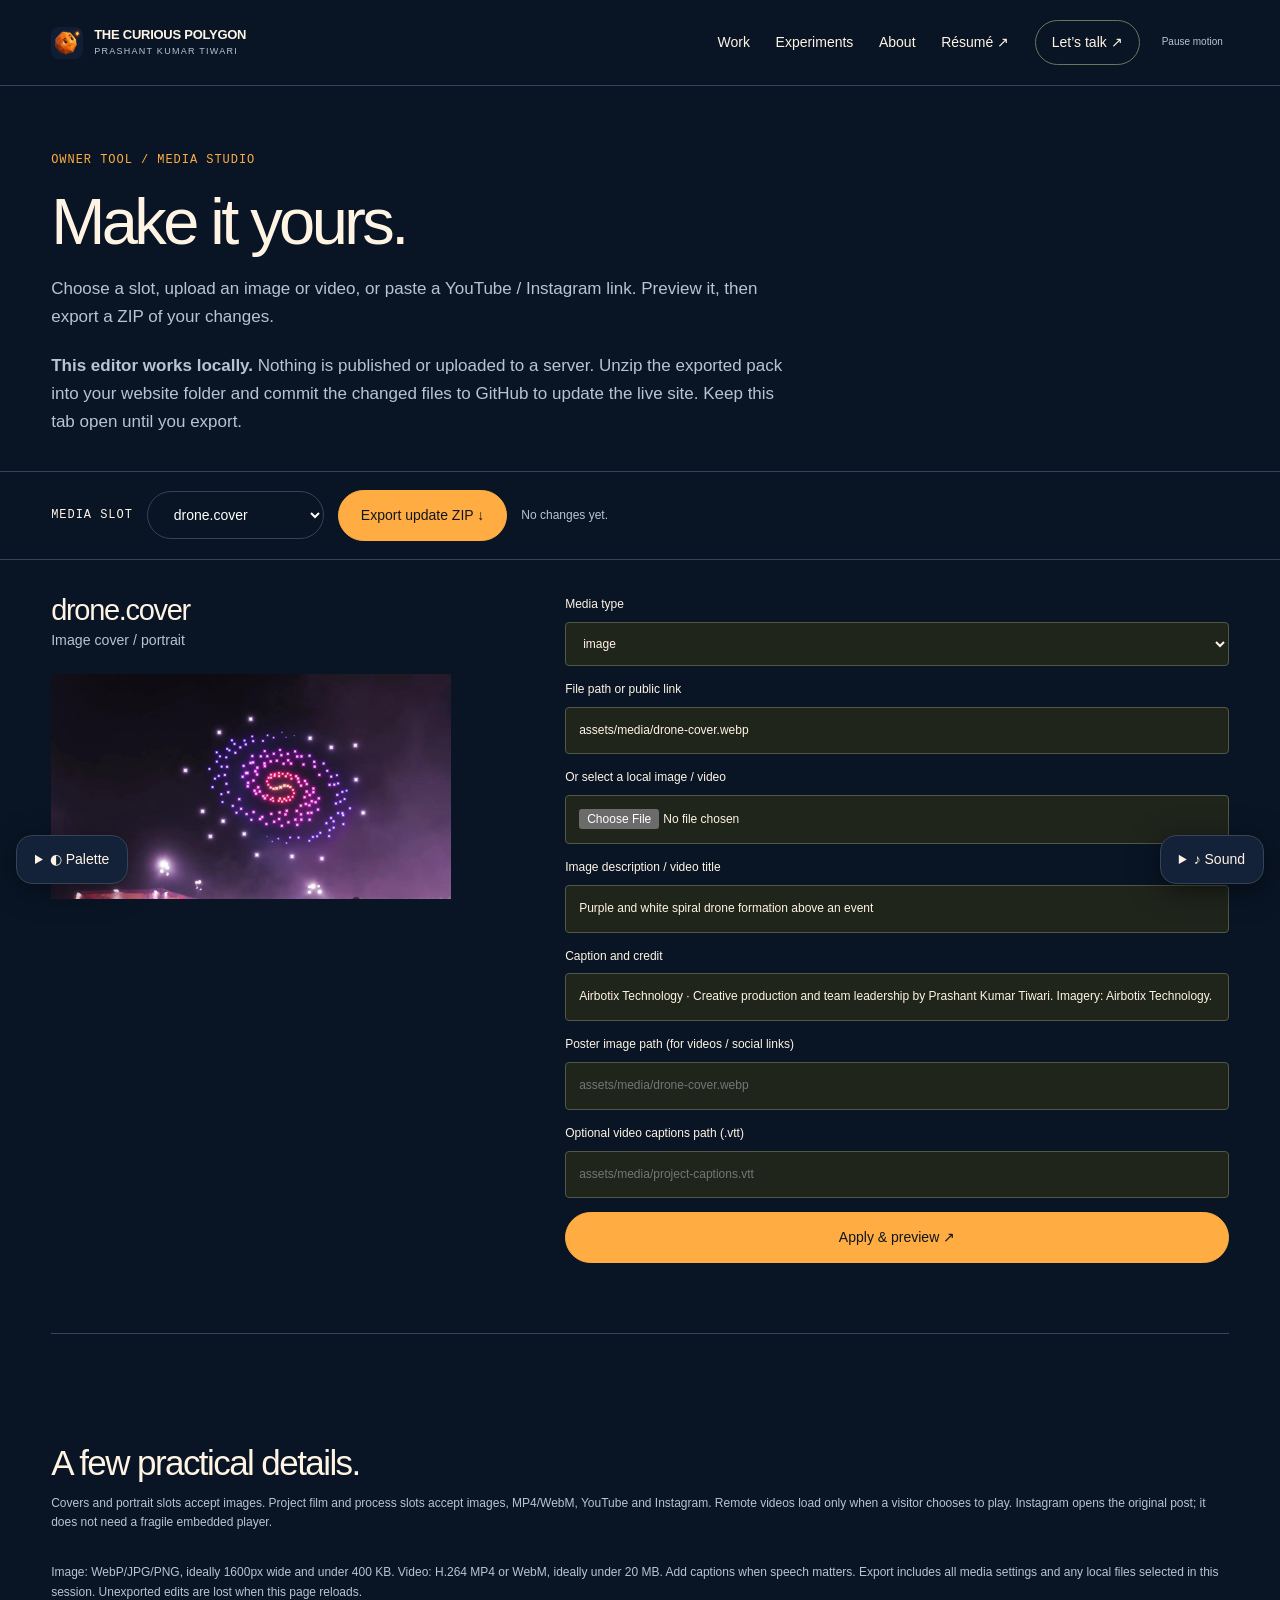
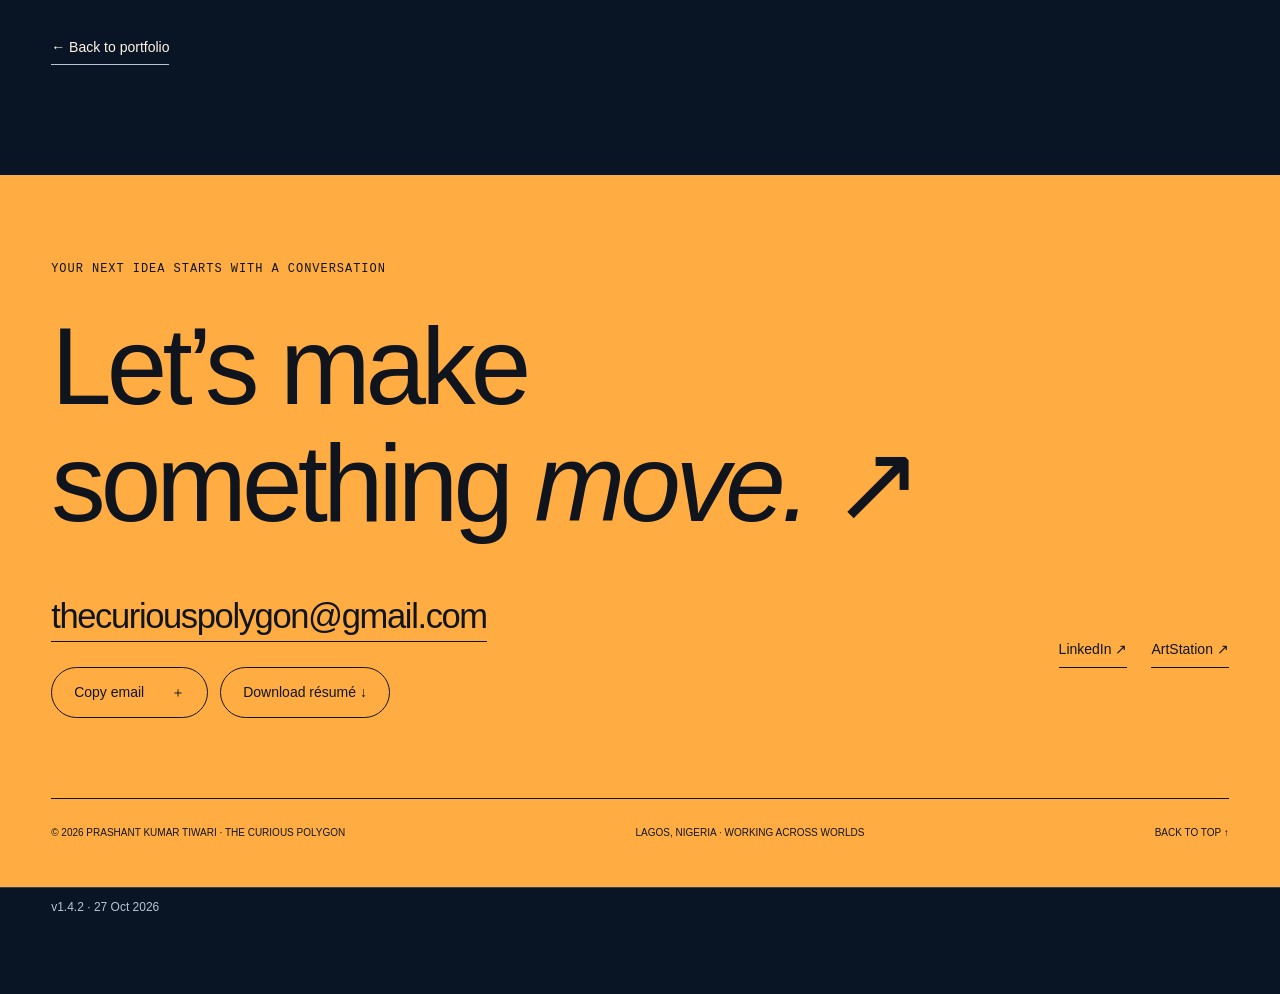
<file: studio.html>
<!doctype html><html lang="en"><head><meta charset="UTF-8"><meta name="viewport" content="width=device-width,initial-scale=1"><meta name="theme-color" content="#10120f"><title>Media studio — Prashant portfolio</title><meta name="description" content="Local portfolio media editor. Preview assets and export a media update pack."><meta property="og:title" content="Media studio — Prashant portfolio"><meta property="og:description" content="Local portfolio media editor. Preview assets and export a media update pack."><meta property="og:type" content="website"><meta property="og:image" content="assets/social-card.jpg"><link rel="icon" href="assets/media/curious-polygon.png" type="image/png"><link rel="stylesheet" href="styles.css"><script src="media.config.js" defer></script><script src="media.js" defer></script><script src="app.js" defer></script><script src="palette.js" defer></script></head><body><a class="skip" href="#main">Skip to content</a><header class="topbar"><a class="brand" href="index.html" aria-label="Prashant home"><img src="assets/media/curious-polygon.png" alt="" width="32" height="32"><span>THE CURIOUS POLYGON<small>PRASHANT KUMAR TIWARI</small></span></a><div class="header-side"><nav class="nav" id="navigation" aria-label="Main navigation"><a href="index.html#work">Work</a><a href="experiments.html">Experiments</a><a href="index.html#about">About</a><a href="assets/Prashant-Tiwari-Resume.pdf" target="_blank" rel="noopener">Résumé ↗</a><a class="contact-nav" href="mailto:thecuriouspolygon@gmail.com">Let’s talk ↗</a></nav><button class="motion" type="button" aria-pressed="false">Pause motion</button><button class="menu-toggle" type="button" aria-expanded="false" aria-controls="navigation">Menu +</button></div></header><main id="main"><section class="studio-head wrap"><div class="eyebrow accent">OWNER TOOL / MEDIA STUDIO</div><h1>Make it yours.</h1><p>Choose a slot, upload an image or video, or paste a YouTube / Instagram link. Preview it, then export a ZIP of your changes.</p><p><strong>This editor works locally.</strong> Nothing is published or uploaded to a server. Unzip the exported pack into your website folder and commit the changed files to GitHub to update the live site. Keep this tab open until you export.</p></section><div class="studio-toolbar"><label for="slot-picker" class="mono">MEDIA SLOT</label><select id="slot-picker" class="btn"></select><button class="btn primary" id="export-media" type="button">Export update ZIP ↓</button><span class="studio-notice" id="editor-status" role="status">No changes yet.</span></div><section class="wrap" id="editor-content"></section><section class="section wrap"><h2 style="font-size:35px">A few practical details.</h2><p class="media-note">Covers and portrait slots accept images. Project film and process slots accept images, MP4/WebM, YouTube and Instagram. Remote videos load only when a visitor chooses to play. Instagram opens the original post; it does not need a fragile embedded player.</p><p class="media-note">Image: WebP/JPG/PNG, ideally 1600px wide and under 400 KB. Video: H.264 MP4 or WebM, ideally under 20 MB. Add captions when speech matters. Export includes all media settings and any local files selected in this session. Unexported edits are lost when this page reloads.</p><a class="text-link" href="index.html">← Back to portfolio</a></section></main><script src="studio.js" defer></script><footer class="contact wrap" id="contact"><div class="eyebrow">YOUR NEXT IDEA STARTS WITH A CONVERSATION</div><h2>Let’s make<br>something <em>move.</em> ↗</h2><div class="contact-row"><div><a class="email-link" href="mailto:thecuriouspolygon@gmail.com">thecuriouspolygon@gmail.com</a><div class="actions" style="margin-top:22px"><button class="btn" data-copy-email type="button">Copy email <span>＋</span></button><a class="btn" href="assets/Prashant-Tiwari-Resume.pdf" download>Download résumé ↓</a></div></div><div class="contact-social"><a class="text-link" href="https://www.linkedin.com/in/prashantktiwari/" target="_blank" rel="noopener noreferrer">LinkedIn ↗</a><a class="text-link" href="https://www.artstation.com/prashantktiwari" target="_blank" rel="noopener noreferrer">ArtStation ↗</a></div></div><div class="footer-bottom"><span>© 2026 PRASHANT KUMAR TIWARI · THE CURIOUS POLYGON</span><span>LAGOS, NIGERIA · WORKING ACROSS WORLDS</span><a href="#main">BACK TO TOP ↑</a></div></footer><div class="toast" role="status" aria-live="polite"></div><div class="cursor-label" aria-hidden="true">OPEN ↗</div><span class="release-badge">v1.4.2 · 27 Oct 2026</span><details class="sound-panel"><summary>♪ Sound</summary><div><button type="button" id="sound-toggle" aria-pressed="false">Enable ambient music</button><label>Atmosphere <select id="sound-mood"><option value="blend">Wonder + technology</option><option value="magic">Magical · airy chimes</option><option value="tech">Technological · soft pulse</option></select></label><label>Volume <input id="sound-volume" type="range" min="0" max="100" value="20"></label><label><input id="sound-effects" type="checkbox" checked> Interaction tones</label><small>Original ambient score: shimmering chimes and soft electronic pulses. Starts only when enabled.</small><p id="sound-status" role="status">Sound is off</p></div></details><script src="sound.js" defer></script><details class="palette-panel"><summary>◐ Palette</summary><div><label for="palette-choice">Colour atmosphere</label><select id="palette-choice"><option value="polygon">Curious Polygon · navy + amber</option><option value="blender">Blender Studio · graphite + orange</option><option value="green">Original Green · electric lime</option><option value="aurora">Cool Aurora · midnight + cyan</option></select><div class="palette-swatches" aria-label="Current palette"></div><p id="palette-description"></p><label for="palette-accent">Try an accent colour</label><input id="palette-accent" type="color" value="#ffad42"><button type="button" id="palette-reset">Reset this palette</button><p class="palette-status" role="status" aria-live="polite"></p></div></details></body></html>
</file>
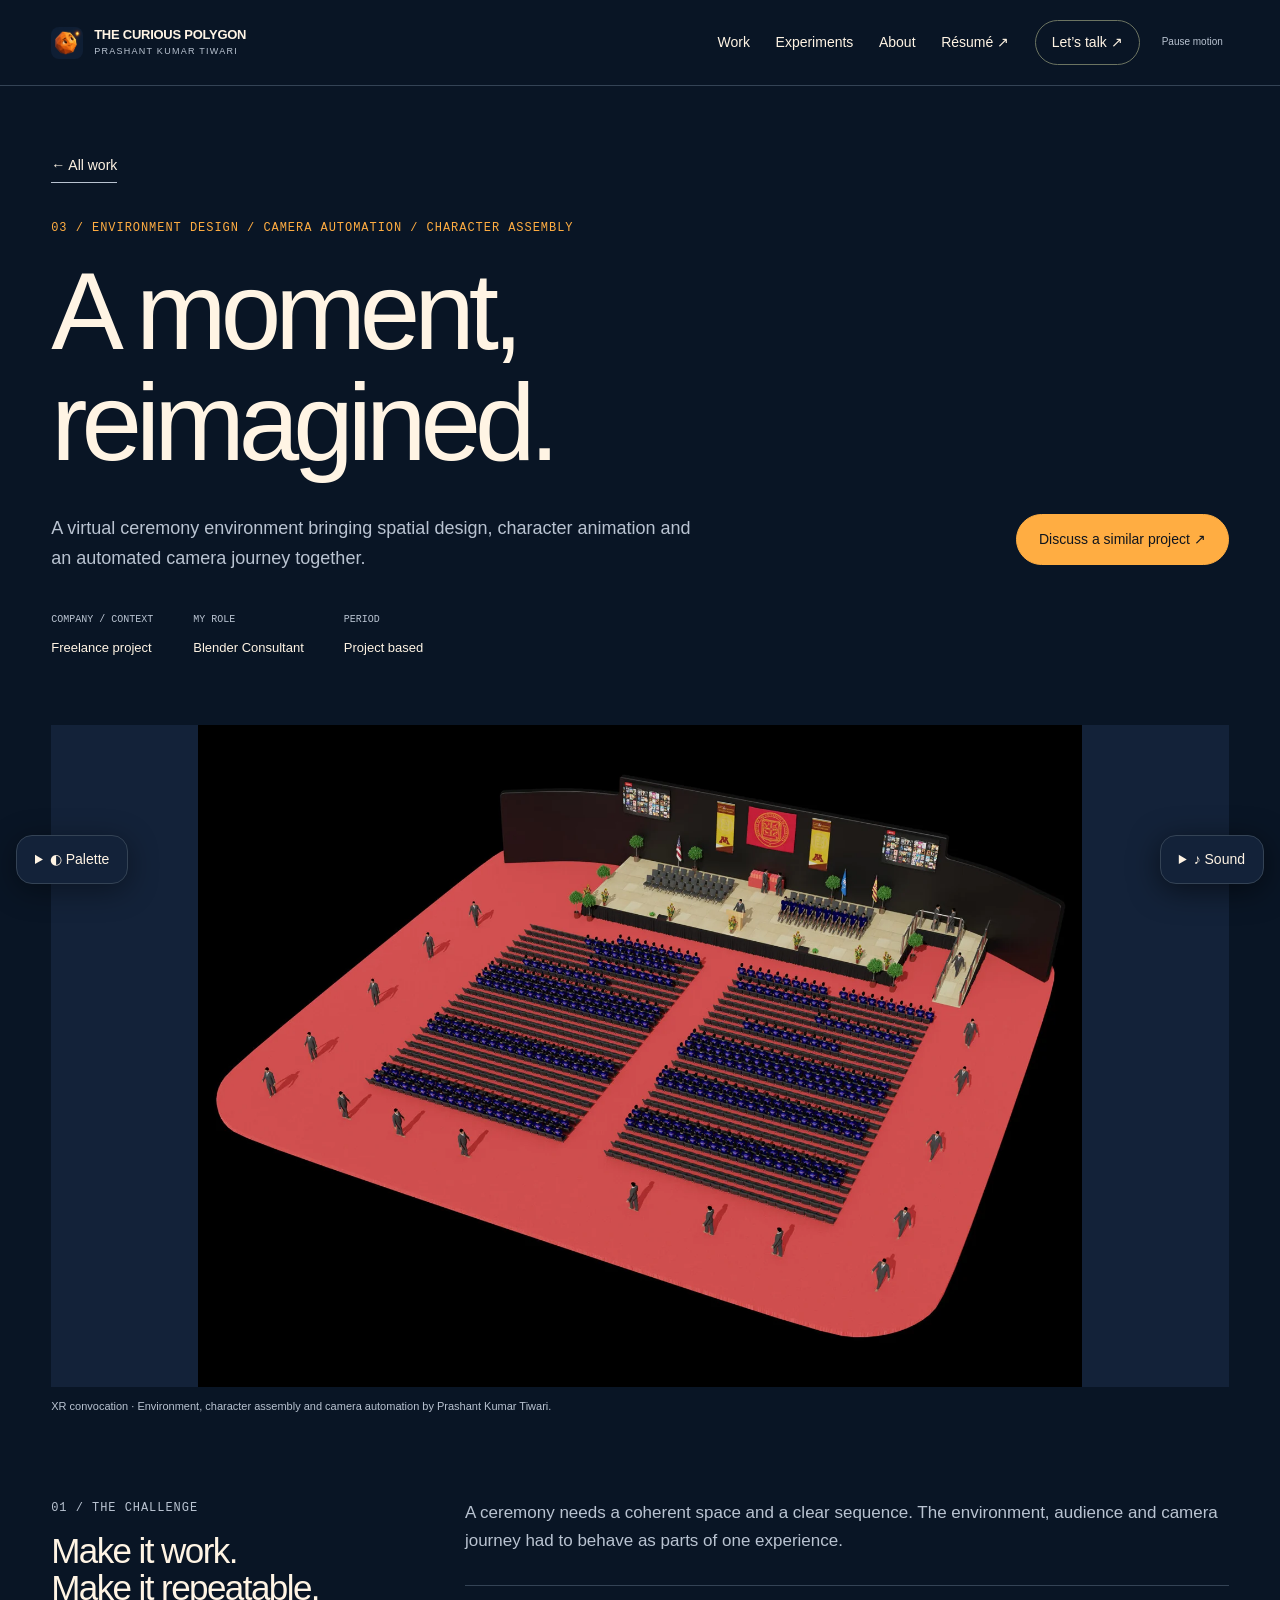
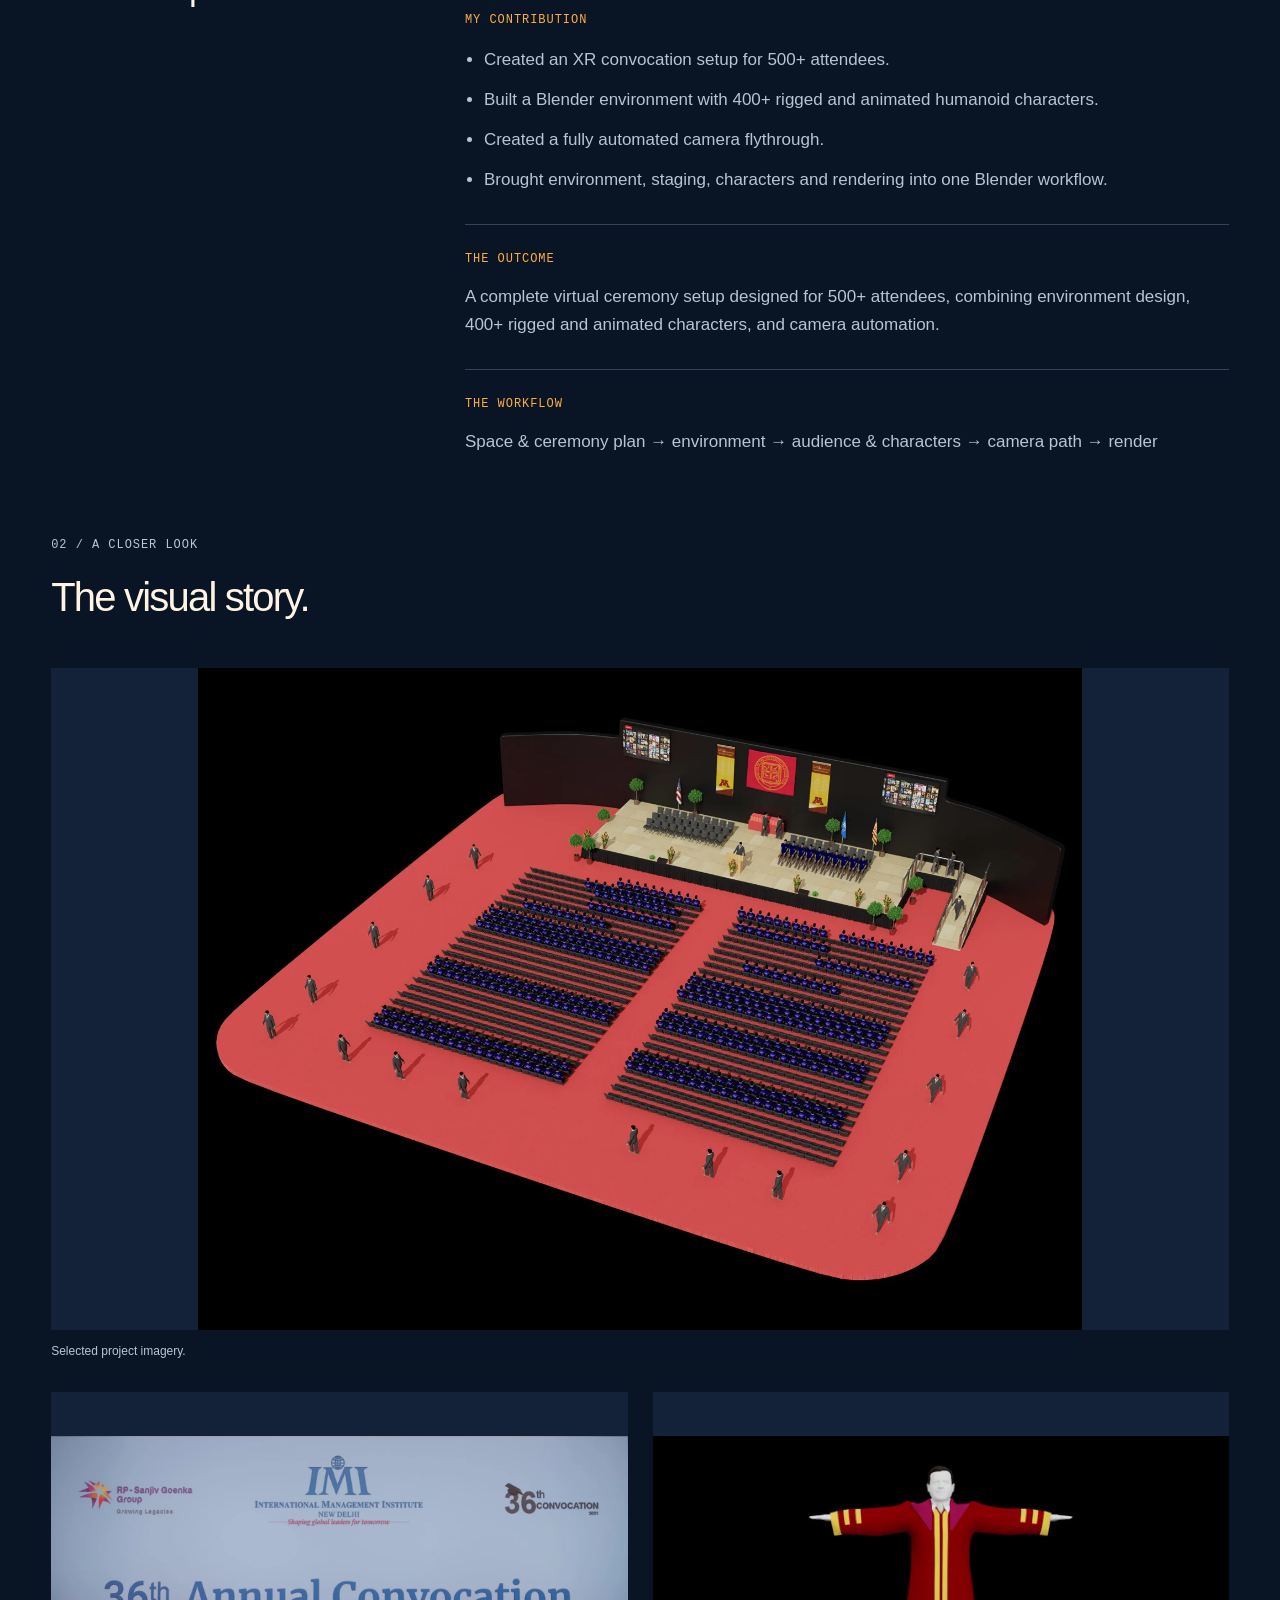
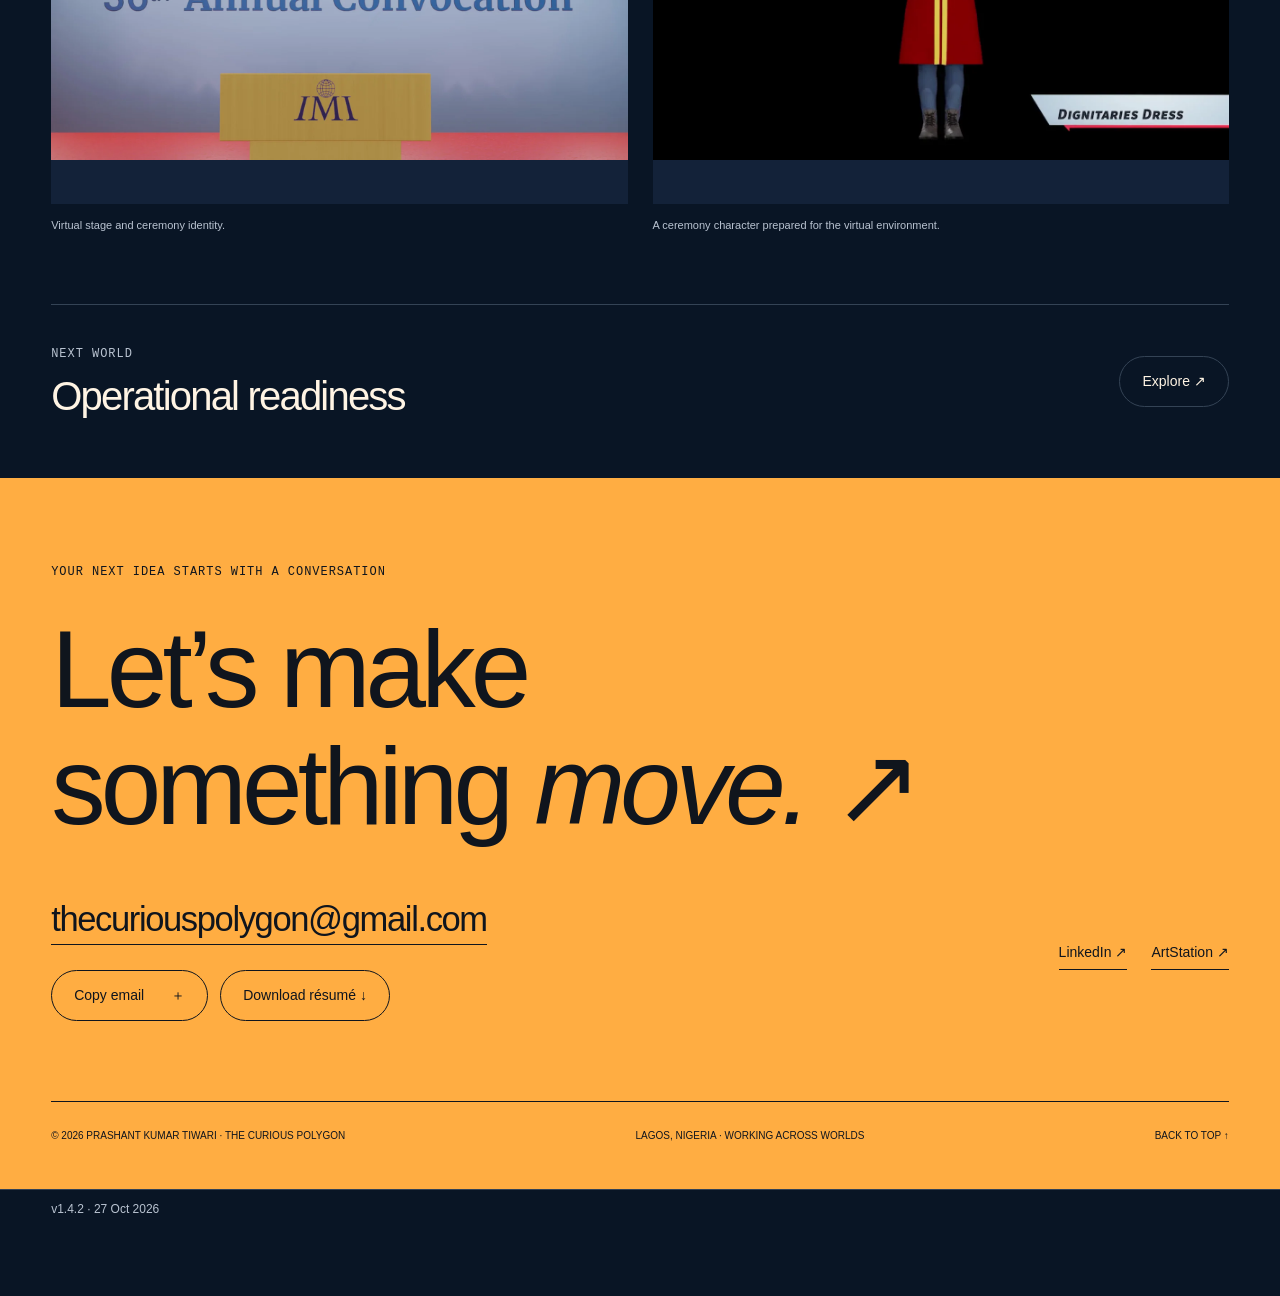
<file: xr-convocation.html>
<!doctype html><html lang="en"><head><meta charset="UTF-8"><meta name="viewport" content="width=device-width,initial-scale=1"><meta name="theme-color" content="#10120f"><title>XR convocation — Prashant Kumar Tiwari</title><meta name="description" content="A virtual ceremony environment bringing spatial design, character animation and an automated camera journey together."><meta property="og:title" content="XR convocation — Prashant Kumar Tiwari"><meta property="og:description" content="A virtual ceremony environment bringing spatial design, character animation and an automated camera journey together."><meta property="og:type" content="website"><meta property="og:image" content="assets/social-card.jpg"><link rel="icon" href="assets/media/curious-polygon.png" type="image/png"><link rel="stylesheet" href="styles.css"><script src="media.config.js" defer></script><script src="media.js" defer></script><script src="app.js" defer></script><script src="palette.js" defer></script></head><body><a class="skip" href="#main">Skip to content</a><header class="topbar"><a class="brand" href="index.html" aria-label="Prashant home"><img src="assets/media/curious-polygon.png" alt="" width="32" height="32"><span>THE CURIOUS POLYGON<small>PRASHANT KUMAR TIWARI</small></span></a><div class="header-side"><nav class="nav" id="navigation" aria-label="Main navigation"><a href="index.html#work">Work</a><a href="experiments.html">Experiments</a><a href="index.html#about">About</a><a href="assets/Prashant-Tiwari-Resume.pdf" target="_blank" rel="noopener">Résumé ↗</a><a class="contact-nav" href="mailto:thecuriouspolygon@gmail.com">Let’s talk ↗</a></nav><button class="motion" type="button" aria-pressed="false">Pause motion</button><button class="menu-toggle" type="button" aria-expanded="false" aria-controls="navigation">Menu +</button></div></header><main id="main"><section class="page-head wrap"><a class="text-link" href="index.html#work">← All work</a><div class="eyebrow">03 / Environment design / Camera automation / Character assembly</div><h1>A moment,<br>reimagined.</h1><div class="page-intro"><p>A virtual ceremony environment bringing spatial design, character animation and an automated camera journey together.</p><a class="btn primary" href="mailto:thecuriouspolygon@gmail.com?subject=Let%27s%20discuss%20a%20creative%20project">Discuss a similar project ↗</a></div><dl class="case-meta"><div><dt>COMPANY / CONTEXT</dt><dd>Freelance project</dd></div><div><dt>MY ROLE</dt><dd>Blender Consultant</dd></div><div><dt>PERIOD</dt><dd>Project based</dd></div></dl></section><div class="wrap"><div class="case-hero"><img src="assets/media/xr-cover.webp" data-cover="xr.cover" alt="Overview of a virtual ceremony hall created in Blender" width="1440" height="810"></div><p class="credit">XR convocation · Environment, character assembly and camera automation by Prashant Kumar Tiwari.</p></div><section class="case-body wrap"><div><div class="eyebrow muted">01 / THE CHALLENGE</div><h2 style="margin-top:15px">Make it work.<br>Make it repeatable.</h2></div><div><p>A ceremony needs a coherent space and a clear sequence. The environment, audience and camera journey had to behave as parts of one experience.</p><div class="case-points"><div class="eyebrow accent">MY CONTRIBUTION</div><ul><li>Created an XR convocation setup for 500+ attendees.</li><li>Built a Blender environment with 400+ rigged and animated humanoid characters.</li><li>Created a fully automated camera flythrough.</li><li>Brought environment, staging, characters and rendering into one Blender workflow.</li></ul></div><div class="case-points"><div class="eyebrow accent">THE OUTCOME</div><p style="margin-top:15px">A complete virtual ceremony setup designed for 500+ attendees, combining environment design, 400+ rigged and animated characters, and camera automation.</p></div><div class="case-points"><div class="eyebrow accent">THE WORKFLOW</div><p style="margin-top:15px">Space & ceremony plan → environment → audience & characters → camera path → render</p></div></div></section><section class="wrap"><div class="section-head"><div><div class="eyebrow muted">02 / A CLOSER LOOK</div><h2 style="font-size:40px">The visual story.</h2></div></div><div class="media-shell" data-media="xr.film"><img src="assets/media/xr-cover.webp" alt="Overview of a virtual ceremony hall created in Blender" loading="lazy"></div><p class="media-note" data-media-note="xr.film">Selected project imagery.</p><div class="case-gallery"><figure><div class="media-shell" data-media="xr.process1"><img src="assets/media/xr-stage.webp" alt="Virtual stage and ceremony identity." loading="lazy"></div><figcaption>Virtual stage and ceremony identity.</figcaption></figure><figure><div class="media-shell" data-media="xr.process2"><img src="assets/media/xr-character.webp" alt="A ceremony character prepared for the virtual environment." loading="lazy"></div><figcaption>A ceremony character prepared for the virtual environment.</figcaption></figure></div><div class="next-case"><div><div class="eyebrow muted">NEXT WORLD</div><h2 style="margin-top:12px">Operational readiness</h2></div><a class="btn" href="operational-readiness.html">Explore ↗</a></div></section></main><footer class="contact wrap" id="contact"><div class="eyebrow">YOUR NEXT IDEA STARTS WITH A CONVERSATION</div><h2>Let’s make<br>something <em>move.</em> ↗</h2><div class="contact-row"><div><a class="email-link" href="mailto:thecuriouspolygon@gmail.com">thecuriouspolygon@gmail.com</a><div class="actions" style="margin-top:22px"><button class="btn" data-copy-email type="button">Copy email <span>＋</span></button><a class="btn" href="assets/Prashant-Tiwari-Resume.pdf" download>Download résumé ↓</a></div></div><div class="contact-social"><a class="text-link" href="https://www.linkedin.com/in/prashantktiwari/" target="_blank" rel="noopener noreferrer">LinkedIn ↗</a><a class="text-link" href="https://www.artstation.com/prashantktiwari" target="_blank" rel="noopener noreferrer">ArtStation ↗</a></div></div><div class="footer-bottom"><span>© 2026 PRASHANT KUMAR TIWARI · THE CURIOUS POLYGON</span><span>LAGOS, NIGERIA · WORKING ACROSS WORLDS</span><a href="#main">BACK TO TOP ↑</a></div></footer><div class="toast" role="status" aria-live="polite"></div><div class="cursor-label" aria-hidden="true">OPEN ↗</div><span class="release-badge">v1.4.2 · 27 Oct 2026</span><details class="sound-panel"><summary>♪ Sound</summary><div><button type="button" id="sound-toggle" aria-pressed="false">Enable ambient music</button><label>Atmosphere <select id="sound-mood"><option value="blend">Wonder + technology</option><option value="magic">Magical · airy chimes</option><option value="tech">Technological · soft pulse</option></select></label><label>Volume <input id="sound-volume" type="range" min="0" max="100" value="20"></label><label><input id="sound-effects" type="checkbox" checked> Interaction tones</label><small>Original ambient score: shimmering chimes and soft electronic pulses. Starts only when enabled.</small><p id="sound-status" role="status">Sound is off</p></div></details><script src="sound.js" defer></script><details class="palette-panel"><summary>◐ Palette</summary><div><label for="palette-choice">Colour atmosphere</label><select id="palette-choice"><option value="polygon">Curious Polygon · navy + amber</option><option value="blender">Blender Studio · graphite + orange</option><option value="green">Original Green · electric lime</option><option value="aurora">Cool Aurora · midnight + cyan</option></select><div class="palette-swatches" aria-label="Current palette"></div><p id="palette-description"></p><label for="palette-accent">Try an accent colour</label><input id="palette-accent" type="color" value="#ffad42"><button type="button" id="palette-reset">Reset this palette</button><p class="palette-status" role="status" aria-live="polite"></p></div></details></body></html>
</file>
<file: styles.css>
@charset "UTF-8";
:root{--bg:#10120f;--ink:#f0f0e6;--muted:#afb4a7;--line:#34392e;--acid:#dcff7c;--purple:#c5b1f6;--pad:clamp(22px,5vw,84px);color-scheme:dark;font-family:Arial,Helvetica,sans-serif}*{box-sizing:border-box}html{scroll-behavior:smooth;scroll-padding-top:100px}body{margin:0;background:var(--bg);color:var(--ink);font-size:16px;line-height:1.5}a{color:inherit;text-decoration:none}button,input,select,textarea{font:inherit}button,a{-webkit-tap-highlight-color:transparent}button{cursor:pointer}button:disabled{cursor:not-allowed;opacity:.5}button:focus-visible,a:focus-visible,input:focus-visible,select:focus-visible,textarea:focus-visible,summary:focus-visible{outline:3px solid var(--acid);outline-offset:6px}img{display:block;max-width:100%}button{color:inherit}p{margin:0 0 1.2em}h1,h2,h3{font-weight:500;margin:0;line-height:1.02;letter-spacing:-.055em}h2{font-size:clamp(42px,6.3vw,94px)}h3{font-size:clamp(27px,3vw,46px)}.mono,.eyebrow{font-family:"Courier New",monospace;font-size:11px;line-height:1.5;letter-spacing:.09em;text-transform:uppercase}.muted{color:var(--muted)}.accent{color:var(--acid)}.skip{position:fixed;top:-90px;left:20px;background:var(--acid);color:var(--bg);padding:14px 20px;z-index:100}.skip:focus{top:12px}.wrap{padding-left:var(--pad);padding-right:var(--pad)}.topbar{position:sticky;top:0;z-index:30;display:flex;align-items:center;justify-content:space-between;gap:20px;min-height:86px;padding:16px var(--pad);background:rgba(16,18,15,.95);border-bottom:1px solid var(--line);backdrop-filter:blur(16px)}.brand{display:flex;gap:11px;align-items:center;font-size:13px;font-weight:700;letter-spacing:-.02em;line-height:1.1}.brand img{width:32px;height:32px}.brand small{display:block;color:var(--muted);font-weight:400;font-size:9px;letter-spacing:.14em;margin-top:5px}.nav{display:flex;gap:28px;align-items:center;font-size:13px}.nav a{padding:10px 0}.nav a:hover{color:var(--acid)}.nav .contact-nav{border:1px solid #6c7461;padding:10px 16px;border-radius:30px}.header-side{display:flex;gap:16px;align-items:center}.motion{background:none;border:0;font-size:10px;color:var(--muted);min-height:42px;padding:6px}.menu-toggle{display:none;border:1px solid var(--line);background:none;border-radius:6px;padding:10px}.hero{position:relative;min-height:740px;min-height:calc(100svh - 86px);display:flex;flex-direction:column;justify-content:center;isolation:isolate;overflow:hidden;padding-top:65px;padding-bottom:30px}.hero .eyebrow{position:relative;z-index:2;margin-bottom:30px;display:flex;gap:20px;align-items:center}.dot{display:inline-block;width:6px;height:6px;border-radius:50%;background:var(--acid);margin-right:8px}.hero h1{font-size:clamp(68px,8.25vw,134px);line-height:.91;letter-spacing:-.074em;max-width:850px;position:relative;z-index:2;pointer-events:none}.hero h1 .outline{font-family:Georgia,serif;font-style:italic;font-weight:400;letter-spacing:-.075em;color:var(--purple)}.hero-copy{position:relative;z-index:2;max-width:400px;margin:29px 0 27px;color:#c4c8bb;font-size:15px;line-height:1.65}.actions{display:flex;gap:12px;align-items:center;flex-wrap:wrap;position:relative;z-index:2}.btn{display:inline-flex;align-items:center;justify-content:center;gap:27px;min-height:48px;padding:13px 22px;border:1px solid var(--line);border-radius:50px;background:transparent;font-size:13px;font-weight:500;transition:background .2s,transform .2s}.btn:hover{background:#282d22;transform:translateY(-2px)}.btn.primary{background:var(--acid);color:#17200d;border-color:var(--acid)}.btn.primary:hover{background:#edffb4}.btn.light{background:var(--ink);color:var(--bg)}.text-link{border-bottom:1px solid #727865;display:inline-block;padding-bottom:5px;font-size:14px}.text-link:hover{color:var(--acid)}.hero-stage{position:absolute;right:-8%;top:2%;width:70%;height:94%;z-index:0;mask-image:linear-gradient(to right,transparent,black 22%);-webkit-mask-image:linear-gradient(to right,transparent,black 22%)}.hero-stage canvas{width:100%;height:100%;display:block;touch-action:pan-y}.stage-caption{position:absolute;top:50%;right:var(--pad);writing-mode:vertical-rl;color:var(--muted);z-index:3}.hero-bottom{position:relative;z-index:2;margin-top:60px;display:flex;justify-content:space-between;align-items:center;gap:20px;color:var(--muted)}.shape-controls{display:flex;gap:5px;padding:5px;border:1px solid #404636;border-radius:40px;background:#10120fd9}.shape-controls button{border:0;background:none;border-radius:30px;color:#b9bfae;font-size:11px;padding:10px 17px;min-height:38px}.shape-controls button[aria-pressed=true]{background:var(--ink);color:var(--bg)}.signature{position:absolute;right:21%;bottom:18%;font-family:Georgia,serif;font-style:italic;font-size:13px;color:#c3b5d7;transform:rotate(-9deg);z-index:1}.ticker{display:flex;gap:24px;align-items:center;justify-content:space-between;flex-wrap:wrap;padding:24px var(--pad);border-top:1px solid var(--line);border-bottom:1px solid var(--line);color:#b6bdaa;font-size:11px;letter-spacing:.16em}.ticker b{font-size:23px;font-weight:400;color:var(--acid)}.section{padding-top:110px;padding-bottom:110px}.section-head{display:flex;align-items:flex-end;justify-content:space-between;gap:40px;margin-bottom:48px}.section-head .eyebrow{margin-bottom:22px;color:var(--muted)}.section-head p{max-width:300px;font-size:14px;color:var(--muted);margin:0}.work-feature{display:grid;grid-template-columns:1.3fr .7fr;gap:45px;align-items:center;margin-bottom:68px}.work-visual{display:block;position:relative;overflow:hidden;background:#1b1f19;border-radius:3px}.work-visual img{width:100%;height:100%;object-fit:cover;transition:transform .7s}.work-visual:hover img{transform:scale(1.035)}.work-feature .work-visual{aspect-ratio:1.4}.card-number{position:absolute;top:20px;left:20px;border:1px solid #ffffff55;padding:6px 11px;border-radius:50px;background:#10120fbb;color:#fff;font-size:10px;z-index:3}.card-arrow{position:absolute;right:20px;bottom:20px;width:50px;height:50px;border-radius:50%;display:grid;place-items:center;background:var(--acid);color:var(--bg);font-size:25px}.work-text .eyebrow{color:var(--acid);margin-bottom:16px}.work-text h3{margin-bottom:21px;font-size:clamp(38px,4.4vw,66px)}.work-text p{color:var(--muted);font-size:15px;max-width:385px}.tags{display:flex;gap:8px;flex-wrap:wrap;margin:25px 0}.tags span{border:1px solid var(--line);border-radius:20px;padding:6px 11px;font-size:10px}.project-meta{display:flex;align-items:flex-start;justify-content:space-between;gap:20px;margin-top:20px}.project-meta h3{font-size:30px}.project-meta p{color:var(--muted);font-size:12px;margin:10px 0 0}.pair{display:grid;grid-template-columns:1fr 1fr;gap:28px}.pair .work-visual{aspect-ratio:1.4}.pair .work-visual img.contain{object-fit:contain;background:#080908}.stats{display:flex;gap:30px;border-top:1px solid var(--line);padding-top:25px;margin-top:35px}.stats strong{display:block;font-weight:400;letter-spacing:-.05em;font-size:34px}.stats span{font-size:10px;line-height:1.5;color:var(--muted)}.proof{display:grid;grid-template-columns:1fr 1fr;gap:70px;background:#dfe5d5;color:#1b2519;padding-top:76px;padding-bottom:76px}.proof .eyebrow{color:#4a5c40;margin-bottom:25px}.proof h2{font-size:clamp(44px,5vw,76px)}.proof p{font-size:16px;line-height:1.7;max-width:490px}.proof .proof-date{display:inline-block;border:1px solid #7a896d;border-radius:20px;padding:8px 14px;font-size:10px;margin-bottom:22px}.proof .text-link{color:#1b2519}.proof .caption{font-size:11px;color:#4a5c40;margin-top:22px}.lab{position:relative}.lab-grid{display:grid;grid-template-columns:1.35fr .65fr;gap:50px}.lab-screen{position:relative;border:1px solid var(--line);background:#12150f;min-height:450px;border-radius:4px;overflow:hidden}.lab-screen canvas{display:block;width:100%;height:450px;touch-action:pan-y}.screen-label{position:absolute;left:20px;top:20px;color:var(--muted);pointer-events:none}.screen-note{position:absolute;left:20px;bottom:20px;max-width:70%;font-size:10px;color:var(--muted);pointer-events:none}.lab-settings{display:flex;flex-direction:column;justify-content:center;gap:24px}.lab-settings h3{font-size:35px}.control-label{display:flex;justify-content:space-between;color:var(--muted);font-size:12px;margin-bottom:12px}.lab-settings input{width:100%;accent-color:var(--acid);min-height:24px}.lab-settings p{font-size:14px;color:var(--muted)}.lab-samples{display:grid;grid-template-columns:1fr 1fr;gap:25px;margin-top:40px}.sample{display:flex;align-items:center;gap:20px;padding:20px;border-top:1px solid var(--line)}.sample img{width:84px;height:84px;object-fit:cover;border-radius:2px}.sample h3{font-size:22px}.sample p{font-size:11px;color:var(--muted);margin:8px 0 0}.about{border-top:1px solid var(--line);display:grid;grid-template-columns:.5fr 1fr;gap:100px}.portrait{position:relative}.portrait img{width:100%;filter:grayscale(100%);aspect-ratio:.86;object-fit:cover;border-radius:3px}.portrait p{font-size:10px;color:var(--muted);margin-top:14px}.about-copy h2{font-size:clamp(40px,4.7vw,72px);margin:24px 0}.about-copy>p{color:var(--muted);font-size:16px;max-width:600px}.timeline{margin:35px 0}.timeline-row{border-top:1px solid var(--line);padding:19px 0;display:flex;justify-content:space-between;gap:20px;font-size:13px}.timeline-row small{display:block;color:var(--muted);font-size:11px;margin-top:5px}.timeline-row time{color:var(--muted);font-family:monospace;white-space:nowrap;font-size:10px}.recognition{font-size:12px;border-top:1px solid var(--line);padding-top:23px;color:var(--muted)}.contact{padding-top:85px;padding-bottom:45px;background:var(--acid);color:#1a2314}.contact .eyebrow{margin-bottom:30px}.contact h2{font-size:clamp(53px,8.5vw,128px);max-width:1100px}.contact-row{display:flex;justify-content:space-between;gap:30px;align-items:flex-end;margin:45px 0 80px}.email-link{font-size:clamp(20px,2.7vw,40px);letter-spacing:-.04em;border-bottom:1px solid #6d7e4b;padding-bottom:6px;overflow-wrap:anywhere}.contact .btn{border-color:#a2bb5b;color:#1a2314}.contact .btn:hover{background:#edffb7}.contact-social{display:flex;gap:25px;font-size:13px}.footer-bottom{padding-top:26px;border-top:1px solid #a2bb5b;display:flex;justify-content:space-between;gap:30px;font-size:10px;flex-wrap:wrap}.toast{position:fixed;bottom:24px;left:50%;transform:translateX(-50%);background:var(--ink);color:var(--bg);border-radius:30px;padding:12px 22px;z-index:99;font-size:13px;max-width:90vw}.toast:empty{display:none}.cursor-label{position:fixed;left:0;top:0;pointer-events:none;z-index:90;background:var(--acid);color:var(--bg);width:66px;height:66px;border-radius:50%;display:grid;place-items:center;font-family:monospace;font-size:11px;opacity:0;transition:opacity .2s}.cursor-label.active{opacity:1}.page-head{padding-top:65px;padding-bottom:50px}.page-head .eyebrow{color:var(--acid);margin:36px 0 20px}.page-head h1{font-size:clamp(54px,8.5vw,132px);max-width:1100px}.page-intro{display:flex;justify-content:space-between;gap:60px;align-items:flex-start;margin-top:35px}.page-intro p{max-width:650px;color:var(--muted);font-size:18px}.case-meta{display:flex;gap:40px;flex-wrap:wrap}.case-meta dt{font-family:monospace;font-size:10px;color:var(--muted);margin-bottom:8px}.case-meta dd{font-size:13px;margin:0}.case-hero{aspect-ratio:16/9;overflow:hidden;background:#181d14}.case-hero img{width:100%;height:100%;object-fit:contain}.credit{color:var(--muted);font-size:11px;margin-top:10px}.case-body{display:grid;grid-template-columns:.45fr 1fr;gap:70px;padding-top:70px;padding-bottom:60px}.case-body h2{font-size:35px}.case-body p{color:var(--muted);font-size:17px;max-width:770px}.case-body ul{padding-left:19px;color:var(--muted)}.case-body li{margin-bottom:12px}.case-points{border-top:1px solid var(--line);padding-top:25px;margin-top:30px}.media-shell{position:relative;background:#1a1e16;aspect-ratio:16/9;overflow:hidden}.media-shell img,.media-shell video,.media-shell iframe{width:100%;height:100%;object-fit:contain;border:0;display:block}.media-shell iframe{min-height:200px}.media-shell .load-media{position:absolute;left:50%;top:50%;transform:translate(-50%,-50%);background:var(--acid);color:#19200e;border:0;padding:15px 25px;border-radius:50px;box-shadow:0 10px 40px #0008}.media-shell .media-fail{padding:30px;color:var(--muted)}.media-fallback{position:absolute;bottom:15px;left:15px;background:#111c;padding:7px 12px;font-size:11px}.media-note{color:var(--muted);font-size:12px;margin:12px 0 30px}.case-gallery{display:grid;grid-template-columns:1fr 1fr;gap:25px}.case-gallery figure{margin:0}.case-gallery .media-shell{aspect-ratio:1.4}.case-gallery figcaption{color:var(--muted);font-size:11px;margin-top:12px}.next-case{border-top:1px solid var(--line);margin-top:70px;padding-top:40px;padding-bottom:60px;display:flex;justify-content:space-between;align-items:center;gap:25px}.next-case h2{font-size:40px}.error-page{min-height:70vh;display:grid;align-content:center;gap:30px}.studio-head{max-width:850px;padding-top:65px}.studio-head h1{font-size:65px;margin:20px 0}.studio-head p{color:var(--muted)}.studio-toolbar{position:sticky;top:86px;z-index:20;background:var(--bg);border-block:1px solid var(--line);padding:18px var(--pad);display:flex;gap:14px;align-items:center;margin-top:35px;flex-wrap:wrap}.studio-slot{padding:35px 0;border-bottom:1px solid var(--line);display:grid;grid-template-columns:1fr 1.4fr;gap:40px}.studio-slot h2{font-size:29px}.studio-slot small{color:var(--muted)}.studio-form{display:grid;gap:14px}.studio-form label{font-size:12px}.studio-form input,.studio-form select{display:block;width:100%;padding:13px;margin-top:7px;background:#20251c;color:var(--ink);border:1px solid #4f5945;border-radius:4px}.studio-form input[type=file]{font-size:12px}.studio-preview{aspect-ratio:16/9;max-width:400px;margin-top:20px;background:#1a2015;overflow:hidden}.studio-preview img,.studio-preview video{width:100%;height:100%;object-fit:contain}.studio-notice{font-size:12px;color:var(--muted);max-width:650px}.studio-error{color:#ffb1a7}.empty-slot{padding:25px;display:grid;place-content:center;height:100%;font-size:14px;color:var(--muted)}.mobile-test{width:100%;height:850px;max-width:390px;border:1px solid var(--line);margin:20px auto;display:block}.no-motion{scroll-behavior:auto}.no-motion .work-visual img,.no-motion .btn{transition:none}.no-motion .cursor-label{display:none}
@media(min-width:1700px){.hero{min-height:950px}}@media(max-width:1000px){.nav{gap:18px}.motion{max-width:70px}.hero h1{font-size:10.4vw}.hero-stage{right:-23%;width:85%}.hero-copy{max-width:320px}.work-feature{gap:30px}.work-text h3{font-size:43px}.about{gap:50px}.proof{gap:40px}.lab-grid{gap:30px}.header-side{gap:8px}}@media(max-width:760px){.topbar{min-height:76px}.header-side{gap:8px}.brand{font-size:11px}.brand small{font-size:8px}.menu-toggle{display:block;font-size:12px;min-height:44px}.nav{position:absolute;top:76px;left:0;right:0;display:none;flex-direction:column;align-items:stretch;padding:20px var(--pad);gap:8px;background:var(--bg);border-bottom:1px solid var(--line)}.nav.open{display:flex}.nav a{padding:12px}.motion{font-size:9px;max-width:65px}.hero{min-height:850px;justify-content:flex-start;padding-top:42px;padding-bottom:25px}.hero .eyebrow{font-size:9px;gap:12px;margin-bottom:26px}.hero h1{font-size:clamp(57px,12.4vw,92px);max-width:600px}.hero-copy{max-width:315px;font-size:14px;margin-top:22px}.hero-stage{top:350px;right:-15%;width:110%;height:440px;mask-image:linear-gradient(to bottom,transparent,black 20%,black 80%,transparent);-webkit-mask-image:linear-gradient(to bottom,transparent,black 20%,black 80%,transparent)}.hero-bottom{margin-top:auto;align-items:flex-end}.hero-bottom>.mono{max-width:90px;font-size:9px}.shape-controls button{padding:10px 12px;font-size:10px;min-height:40px}.stage-caption{display:none}.signature{right:12%;bottom:140px;font-size:11px}.ticker{gap:15px;padding-top:17px;padding-bottom:17px;justify-content:flex-start;font-size:9px}.ticker b{font-size:14px}.section{padding-top:70px;padding-bottom:70px}.section-head{display:block;margin-bottom:30px}.section-head p{margin-top:25px}.work-feature,.pair,.proof,.lab-grid,.about,.case-body,.case-gallery{grid-template-columns:1fr}.work-feature{gap:25px;margin-bottom:44px}.work-text h3{font-size:43px}.work-text p{max-width:100%}.stats{gap:35px}.work-feature .work-visual{aspect-ratio:1.25}.pair{gap:40px}.proof{gap:30px}.proof h2{font-size:46px}.lab-screen,.lab-screen canvas{min-height:330px;height:330px}.lab-samples{grid-template-columns:1fr;gap:0}.lab-settings{gap:20px}.about{gap:35px}.portrait img{max-height:420px;object-position:50% 25%;aspect-ratio:1.1}.about-copy h2{font-size:44px}.contact{padding-top:60px}.contact h2{font-size:15vw}.contact-row{display:block;margin:35px 0 55px}.contact-social{margin-top:35px}.contact .actions{margin-top:25px}.footer-bottom{gap:15px;font-size:9px}.cursor-label{display:none}.page-head{padding-top:35px}.page-head h1{font-size:16vw}.page-intro{display:block}.page-intro p{font-size:16px}.case-meta{gap:25px}.case-body{gap:25px;padding-top:40px;padding-bottom:35px}.case-body p{font-size:15px}.next-case h2{font-size:28px}.studio-head h1{font-size:48px}.studio-slot{grid-template-columns:1fr;gap:20px}.studio-toolbar{top:76px}.studio-preview{max-width:100%}.timeline-row time{font-size:9px}.btn{min-height:46px;padding:12px 18px}.media-shell{min-height:205px}}
@media(prefers-reduced-motion:reduce){html{scroll-behavior:auto}*,*:before,*:after{animation:none!important;transition:none!important}.cursor-label{display:none}}@media print{.topbar,.hero-stage,.cursor-label,.motion,.lab,.contact,.actions{display:none}body{background:white;color:black}.hero{min-height:0}.hero h1{font-size:60px}.section{padding:30px}.muted,p{color:#333!important}.pair{break-inside:avoid}}
@media(max-width:760px){.topbar{gap:12px;height:76px;min-height:76px}.brand{gap:8px;font-size:10px}.brand img{width:26px;height:26px;flex-shrink:0}.brand small{font-size:7px;letter-spacing:.1em}.header-side{flex-shrink:0;gap:7px}.motion{font-size:8px;width:46px;padding:0}.menu-toggle{white-space:nowrap;min-width:58px;padding:8px;font-size:11px}.hero .actions{max-width:380px}.hero-stage{top:395px;height:395px}.hero{min-height:870px}}
@media(max-width:350px){.brand small{display:none}.hero .eyebrow{flex-wrap:wrap;gap:6px}.hero h1{font-size:57px}.shape-controls button{padding:9px 8px;font-size:9px}.hero-bottom>.mono{max-width:62px}.hero-stage{right:-17%;width:120%;top:440px;height:360px}.hero{min-height:920px}.timeline-row{gap:10px}.contact-row .actions{align-items:stretch;flex-direction:column}.section-head h2{font-size:40px}}
.recommendations{border-top:1px solid var(--line)}.recommendation-grid{display:grid;grid-template-columns:1fr 1fr 1fr;gap:35px}.recommendation{border-top:1px solid #626c54;padding-top:25px}.recommendation blockquote{margin:24px 0 28px;font-family:Georgia,serif;font-size:25px;line-height:1.4;letter-spacing:-.02em}.recommendation-by strong{font-size:13px;font-weight:500;display:block}.recommendation-by span{font-size:11px;color:var(--muted);display:block;margin-top:5px}.recommendation details{font-size:12px;line-height:1.7;color:var(--muted)}.recommendation summary{cursor:pointer;color:var(--acid);padding:12px 0;min-height:44px}.recommendation details p{margin-top:16px}.recommendation-source{font-size:10px}.project-quote{border-left:2px solid var(--acid);padding:18px 30px;margin-top:65px;max-width:800px}.project-quote blockquote{margin:20px 0;font-size:28px;line-height:1.4;font-family:Georgia,serif}.project-quote p{font-size:12px}.recommendations noscript cite{display:block}@media(max-width:760px){.recommendation-grid{grid-template-columns:1fr}.recommendation blockquote{font-size:25px}.project-quote{padding:16px 22px}.project-quote blockquote{font-size:24px}}
.dot-input{position:relative;z-index:3;margin-top:20px;max-width:300px}.dot-input label{display:block;font:10px monospace;color:var(--muted);margin-bottom:8px}.dot-input input{width:100%;padding:10px 15px;background:#141a12;color:var(--ink);border:1px solid #4f5945;border-radius:20px}.award-icons{display:flex;gap:20px;margin:28px 0}.award-icons img{width:70px;height:70px;object-fit:contain;background:white;border-radius:50%;padding:5px}.hero-bottom{margin-top:30px}@media(max-width:760px){.hero{min-height:1050px}.hero-stage{top:500px}.hero-bottom{margin-top:auto}}

[hidden]{display:none!important}.ticker,.ticker b{font-weight:800;color:var(--ink)}.dot-input{position:absolute;right:8%;top:auto;bottom:105px;width:38%;max-width:400px;margin:0}.hero-stage{height:82%;width:59%;right:0;mask-image:none;-webkit-mask-image:none}.hero-bottom{margin-top:90px}.recognition-grid{display:grid;grid-template-columns:repeat(3,1fr);gap:22px;margin:24px 0}.recognition-grid img{width:90px;height:90px;object-fit:contain;margin-bottom:18px;border-radius:8px}.recognition-grid p{font-size:12px}.experiment-tabs{width:fit-content;margin-bottom:24px;flex-wrap:wrap}.experiment-tabs button{font-size:12px}.lab-screen{background:#090b13}@media(max-width:760px){.hero{min-height:1100px;justify-content:flex-start}.hero-stage{top:490px;right:0;width:100%;height:420px}.dot-input{bottom:115px;right:8%;width:84%;max-width:none}.hero-bottom{margin-top:auto;flex-wrap:wrap}.recognition-grid{gap:12px}.recognition-grid img{width:70px;height:70px}}
.dot-input{bottom:195px;right:8%}@media(max-width:760px){.dot-input{bottom:120px}}

/* Readability refinement */
body{font-size:17px;line-height:1.65}.hero h1{font-size:clamp(68px,8vw,120px);letter-spacing:-.055em}h2{font-size:clamp(38px,5.5vw,78px);line-height:1.08;letter-spacing:-.045em}h3{line-height:1.12;letter-spacing:-.035em}.hero-copy{font-size:17px;max-width:440px;line-height:1.7}.section-head p,.work-text p,.lab-settings p{font-size:16px;line-height:1.7}.eyebrow,.mono{font-size:12px;letter-spacing:.08em}.nav,.btn,.text-link{font-size:14px}.control-label{font-size:14px}.shape-controls button{font-size:12px;min-height:44px}.stage-caption{pointer-events:none;font-size:10px}.hero .eyebrow{pointer-events:none}.hero-copy{pointer-events:none}.ticker{font-size:12px;letter-spacing:.1em}.recognition-grid p{font-size:14px;line-height:1.6}.timeline-row{font-size:15px}.timeline-row small{font-size:13px}.recommendation-by strong{font-size:15px}.recommendation-by span,.recommendation details{font-size:14px}.recommendation blockquote{font-size:clamp(21px,2.1vw,28px);line-height:1.5}.screen-label{font-size:11px}.screen-note{font-size:12px;line-height:1.5}.lab-screen canvas{height:500px}.lab-settings{gap:22px}.dot-input label{font-size:12px}.dot-input input{font-size:16px}.hero-stage{z-index:1}.hero-bottom,.dot-input{z-index:4}@media(max-width:760px){.hero h1{font-size:76px}.hero-copy{font-size:16px}.hero-stage{top:510px;height:400px}.section{padding-top:72px;padding-bottom:72px}.recognition-grid{grid-template-columns:1fr}.recognition-grid article{display:flex;gap:18px;align-items:center}.recognition-grid img{margin:0}.lab-screen canvas{height:400px}.experiment-tabs{border-radius:18px}.section-head p{max-width:40ch}.hero .eyebrow{font-size:10px}.stage-caption{display:none}}

/* v1.0.0: mobile flow, touch controls, no absolute-positioned hero on phones. */
.release-badge{display:block;padding:12px var(--pad);font:12px Arial;color:#afb4a7;border-top:1px solid var(--line)}
.touch-rotate{display:flex;flex-wrap:wrap;gap:8px;position:relative;z-index:4;margin:18px 0}.touch-rotate button{min-height:44px;padding:10px 14px;border:1px solid #526047;border-radius:24px;background:#171d14;color:var(--ink);font-size:13px}.hero>.touch-rotate{align-self:flex-end}.lab-settings>.touch-rotate{margin:0}
@media(max-width:900px){
:root{--pad:22px}.topbar{gap:10px;min-height:76px;height:auto;padding:12px var(--pad)}.brand{font-size:11px}.brand small{font-size:8px}.brand img{width:26px;height:26px}.header-side{gap:8px}.menu-toggle{display:block;min-height:44px}.motion{font-size:10px;max-width:58px}.nav{display:none;position:absolute;left:0;right:0;top:100%;padding:18px var(--pad);background:#151a12;border-bottom:1px solid var(--line);flex-direction:column;align-items:stretch;gap:6px}.nav.open{display:flex}.nav a{padding:12px;font-size:16px}.hero{min-height:0;height:auto;padding-top:32px;padding-bottom:30px;display:flex;justify-content:flex-start;overflow:visible;gap:0}.hero .eyebrow{flex-wrap:wrap;gap:6px 16px;margin:0 0 25px;font-size:10px}.hero h1{font-size:clamp(58px,12vw,90px);max-width:100%;line-height:.96}.hero-copy{max-width:44ch;font-size:16px;line-height:1.65;margin:24px 0}.hero .actions{max-width:none;gap:10px}.hero .actions .btn{font-size:13px;gap:10px;padding:12px 16px}.hero-stage{position:relative;top:auto;right:auto;left:auto;width:100%;height:auto;aspect-ratio:1;max-height:480px;margin:24px 0 0;mask-image:none;-webkit-mask-image:none;flex:none}.hero-stage canvas{height:100%;width:100%}.stage-caption{display:none}.dot-input{position:relative;bottom:auto;right:auto;top:auto;width:100%;max-width:none;margin:14px 0}.dot-input input{min-height:48px;font-size:16px}.hero>.touch-rotate{align-self:stretch;margin:12px 0}.touch-rotate button{flex:1;padding:10px 8px;font-size:12px}.hero-bottom{position:relative;margin:10px 0 0;align-items:center;flex-direction:column;gap:18px;width:100%}.hero-bottom>.mono{max-width:none;order:2;font-size:11px}.shape-controls{max-width:100%;width:100%;justify-content:center;flex-wrap:wrap;border-radius:22px}.shape-controls button{padding:10px 12px;font-size:12px;min-height:44px}.ticker{display:grid;grid-template-columns:1fr auto 1fr;gap:12px;font-size:10px;letter-spacing:.06em}.ticker b:nth-of-type(2){display:none}.section{padding-top:64px;padding-bottom:64px}.section-head{display:block;margin-bottom:30px}.section-head p{margin-top:22px;max-width:42ch}.section-head h2,h2{font-size:clamp(34px,7vw,52px);line-height:1.1}.work-feature,.pair,.proof,.about,.lab-grid,.case-body,.page-intro,.case-gallery,.recommendation-grid{display:grid;grid-template-columns:1fr;gap:28px}.work-feature{margin-bottom:40px}.work-text h3{font-size:38px}.stats{gap:22px}.proof h2{font-size:44px}.about{gap:34px}.portrait{max-width:400px}.lab-screen{min-height:0}.lab-screen canvas{height:360px}.lab-settings{gap:20px}.lab-settings input{min-height:44px}.screen-label{font-size:10px;left:14px;top:14px}.screen-note{font-size:11px;left:14px;bottom:14px;max-width:90%}.lab-samples{grid-template-columns:1fr;gap:18px}.sample{padding:16px 0}.recognition-grid{grid-template-columns:1fr}.timeline-row{flex-wrap:wrap}.contact-row{display:flex;flex-direction:column;align-items:flex-start;gap:30px;margin-bottom:40px}.contact-social{flex-wrap:wrap;gap:18px}.contact h2{font-size:clamp(40px,10vw,68px)}.email-link{font-size:clamp(18px,5.5vw,28px)}.page-head h1{font-size:clamp(42px,10vw,70px);overflow-wrap:anywhere}.page-intro p{font-size:16px}.case-meta{gap:20px}.case-body{padding-top:40px}.next-case{align-items:flex-start;flex-wrap:wrap}.next-case h2{font-size:30px}.footer-bottom{gap:16px}.recommendation blockquote{font-size:23px}.btn{min-height:46px}.media-shell{min-width:0}.case-gallery>*{min-width:0}
}
@media(max-width:360px){:root{--pad:16px}.brand{font-size:10px}.brand small{display:none}.header-side{gap:5px}.hero h1{font-size:60px}.shape-controls button{padding:10px 9px;font-size:11px}.lab-screen canvas{height:300px}}

.sound-panel{position:fixed;right:16px;bottom:16px;z-index:60;background:#172015;color:#f0f0e6;border:1px solid #667458;border-radius:16px;box-shadow:0 6px 30px #0008;font-size:14px;max-width:calc(100vw - 32px)}.sound-panel summary{cursor:pointer;padding:12px 18px;min-height:44px}.sound-panel>div{padding:0 18px 16px;width:260px;max-width:100%}.sound-panel button{background:#dcff7c;color:#172015;border:0;border-radius:22px;padding:12px;font-size:14px;min-height:44px}.sound-panel label{display:block;margin-top:14px}.sound-panel input[type=range]{width:100%;min-height:40px}.sound-panel small{display:block;font-size:12px;color:#b9c2ae;margin-top:12px}.sound-panel p{font-size:12px;margin:8px 0 0}#constellation-choice{width:100%;padding:12px;background:#172015;border:1px solid #667458;border-radius:8px;color:#f0f0e6;font-size:16px}.release-badge{padding-bottom:80px}

#sound-mood{display:block;width:100%;margin-top:7px;padding:9px;background:#172015;color:#f0f0e6;border:1px solid #667458;border-radius:8px;font-size:14px}

/* v1.3.0: coordinated colour tokens; layout and typography preserved. */
:root{--bg:#091525;--surface:#132239;--ink:#fff4e4;--muted:#b9c3d1;--line:#344355;--acid:#ffad42;--purple:#ffd58a;--on-accent:#091525;--soft:#e9d7b9;--soft-ink:#152134;--soft-muted:#39475b}
body{background:var(--bg);color:var(--ink)}.topbar{background:var(--bg);border-color:var(--line)}.hero-copy{color:var(--muted)}.nav.open,.nav,.touch-rotate button,.dot-input input,.shape-controls,.sound-panel,.palette-panel,#sound-mood,#constellation-choice{background:var(--surface);color:var(--ink);border-color:var(--line)}.nav{background:transparent}.nav.open{background:var(--surface)}.btn,.menu-toggle,.contact-nav,.shape-controls,.timeline-row,.recommendation,.recognition,.sample,.media-shell,.lab-screen{border-color:var(--line)}.btn:hover{background:var(--surface)}.btn.primary,.sound-panel button,.card-arrow,.cursor-label,.load-media{background:var(--acid);border-color:var(--acid);color:var(--on-accent)}.btn.primary:hover{background:var(--purple);color:var(--on-accent)}.shape-controls button{color:var(--muted)}.shape-controls button[aria-pressed=true]{background:var(--acid);color:var(--on-accent)}.hero h1 .outline{color:var(--purple)}.proof{background:var(--soft);color:var(--soft-ink)}.proof .eyebrow,.proof .caption,.proof .proof-date{color:var(--soft-muted)}.proof .text-link{color:var(--soft-ink);border-color:var(--soft-muted)}.proof .proof-date{border-color:var(--soft-muted)}.contact{background:var(--acid);color:var(--on-accent)}.contact .btn,.contact .text-link,.email-link,.footer-bottom{color:var(--on-accent);border-color:currentColor}.contact .btn:hover{background:var(--purple)}.work-visual,.media-shell,.case-hero,.lab-screen,.pair .work-visual img.contain{background:var(--surface)}.text-link{border-color:var(--muted)}.ticker{color:var(--ink)}.ticker b{color:var(--acid)}.sound-panel small,.release-badge,.dot-input label{color:var(--muted)}.sound-panel input,.lab-settings input{accent-color:var(--acid)}.stage-caption{color:var(--muted)}.brand img{filter:grayscale(1) brightness(2)}
.palette-panel{position:fixed;left:16px;bottom:16px;z-index:60;background:var(--surface);color:var(--ink);border:1px solid var(--line);border-radius:16px;box-shadow:0 6px 30px #0006;font-size:14px;max-width:calc(100vw - 32px)}.palette-panel summary{cursor:pointer;padding:12px 18px;min-height:44px}.palette-panel>div{padding:0 18px 16px;width:300px;max-width:100%;max-height:65svh;overflow:auto}.palette-panel label{display:block;margin:12px 0 7px}.palette-panel select{width:100%;font-size:14px;min-height:44px;padding:8px;background:var(--bg);color:var(--ink);border:1px solid var(--line);border-radius:8px}.palette-panel input[type=color]{width:60px;height:44px;vertical-align:middle;border:1px solid var(--line);background:var(--bg);padding:4px;border-radius:8px}.palette-panel button{min-height:44px;margin-left:8px;font-size:12px;padding:8px 12px;border:1px solid var(--line);background:var(--bg);color:var(--ink);border-radius:24px}.palette-panel p{font-size:12px;line-height:1.5;margin:12px 0;color:var(--muted)}.palette-swatches{display:flex;gap:8px;margin-top:16px}.palette-swatches span{width:30px;height:30px;border-radius:50%;border:1px solid var(--muted)}.palette-status:empty{display:none}@media(max-width:900px){.nav{background:var(--surface)}.palette-panel>div{width:280px}.palette-panel summary,.sound-panel summary{padding:10px 14px}.palette-panel,.sound-panel{bottom:12px}}

.accent,.work-text .eyebrow,.nav a:hover{color:var(--accent-text,var(--acid))}

/* v1.3.2: shared responsive alignment, with hero controls in document flow. */
:root{--content:1440px;--pad:clamp(20px,4vw,72px)}
.wrap,.topbar,.ticker,.release-badge{padding-inline:max(var(--pad),calc((100% - var(--content))/2))}
img,video,canvas,iframe{max-width:100%}
.work-feature>*,.pair>*,.proof>*,.lab-grid>*,.about>*,.case-body>*,.case-gallery>*,.recommendation-grid>*,.studio-slot>*{min-width:0}
.work-feature{grid-template-columns:minmax(0,1.25fr) minmax(0,1fr);gap:clamp(28px,4vw,64px)}
.proof{grid-template-columns:repeat(2,minmax(0,1fr));align-items:start}
.lab-grid{grid-template-columns:minmax(0,1.3fr) minmax(300px,1fr);align-items:stretch;gap:clamp(28px,4vw,60px)}
.lab-screen{height:100%;min-height:500px}.lab-screen canvas{height:100%;min-height:500px}
.lab-settings{justify-content:flex-start}.lab-settings>.touch-rotate{display:grid;grid-template-columns:repeat(3,minmax(0,1fr))}.touch-rotate button{white-space:normal}
.lab-samples>.actions{grid-column:1/-1}
.about{grid-template-columns:minmax(240px,.65fr) minmax(0,1fr);gap:clamp(32px,6vw,90px)}
.section-head>div{min-width:0}.section-head>p{flex:0 0 280px}
.recommendation{display:flex;flex-direction:column}.recommendation-by{margin-top:auto}.recommendation details{margin-top:12px}
.recognition-grid article{display:flex;flex-direction:column;align-items:flex-start}.recognition-grid img{flex:none}.recognition-grid p{margin:0}
.timeline-row>div{min-width:0}.timeline-row time{flex:none}
.contact-row{align-items:flex-start}.contact-social{flex-wrap:wrap;justify-content:flex-end}.project-meta>div{min-width:0}
.shape-controls button{flex:1}.experiment-tabs{width:auto;max-width:680px}.experiment-tabs button{white-space:normal}
@media(min-width:901px){
.hero{display:grid;grid-template-columns:minmax(0,1fr) minmax(0,1.15fr);grid-template-rows:auto auto auto auto auto auto;column-gap:clamp(24px,4vw,64px);row-gap:0;min-height:0;padding-block:clamp(40px,5vw,72px) 36px;align-content:center;overflow:visible}
.hero>.eyebrow{grid-column:1/-1;grid-row:1;margin:0 0 32px;flex-wrap:wrap}
.hero h1{grid-column:1;grid-row:2;font-size:clamp(76px,7.5vw,120px);max-width:100%;line-height:.95}
.hero-copy{grid-column:1;grid-row:3;width:100%;max-width:44ch;margin:26px 0 24px}
.hero>.actions{grid-column:1;grid-row:4;align-self:start;gap:12px}
.hero-stage{position:relative;grid-column:2;grid-row:2/5;inset:auto;width:100%;height:100%;min-height:400px;max-height:none;margin:0;aspect-ratio:auto;mask-image:none;-webkit-mask-image:none;align-self:stretch}
.hero-stage canvas{width:100%;height:100%}
.stage-caption{position:static;grid-column:2;grid-row:5;writing-mode:horizontal-tb;text-align:center;font-size:10px;margin:18px 0 0;align-self:start}
.hero>.dot-input{position:static;grid-column:2;grid-row:6;width:100%;max-width:none;margin:18px 0 0}
.hero>.touch-rotate{grid-column:2;grid-row:7;justify-content:center;align-self:start;margin:16px 0 0}
.hero-bottom{grid-column:1/-1;grid-row:8;width:100%;margin:36px 0 0;align-items:center;border-top:1px solid var(--line);padding-top:24px}
.hero-bottom .shape-controls{width:auto;min-width:330px;max-width:100%}
.topbar .brand{flex-shrink:0}.header-side{min-width:0}.nav{gap:clamp(14px,2vw,28px)}
}
@media(min-width:901px) and (max-width:1100px){.hero>.actions .btn{gap:12px;padding-inline:16px}.hero-copy{font-size:16px}.recommendation-grid{gap:24px}.recognition-grid{grid-template-columns:1fr}.recognition-grid article{flex-direction:row;align-items:center;gap:18px}.recognition-grid img{margin:0}.section-head h2{font-size:52px}.nav{gap:14px}.brand{font-size:11px}}
@media(max-width:900px){
.work-feature,.proof,.lab-grid,.about{grid-template-columns:minmax(0,1fr)}
.hero{display:flex;min-height:0}.hero-stage{height:auto;min-height:0;max-height:none;width:100%;aspect-ratio:1;max-width:560px;align-self:center}
.hero>.dot-input{position:static;width:100%;margin:16px 0}.hero>.touch-rotate{width:100%;justify-content:center}
.lab-screen,.lab-screen canvas{height:clamp(300px,70vw,500px);min-height:0}.section-head>p{max-width:44ch}.contact-social{justify-content:flex-start}
.recognition-grid article{flex-direction:row;align-items:center;gap:18px}.recognition-grid img{margin:0}.studio-slot{grid-template-columns:minmax(0,1fr)}
}
@media(min-width:601px) and (max-width:900px){.pair,.case-gallery,.lab-samples{grid-template-columns:repeat(2,minmax(0,1fr))}.recommendation-grid{grid-template-columns:repeat(2,minmax(0,1fr))}.recommendation-grid>.recommendation:last-child:nth-child(odd){grid-column:1/-1}.hero-stage{aspect-ratio:1.3}}
@media(max-width:600px){.pair,.case-gallery,.lab-samples,.recommendation-grid{grid-template-columns:minmax(0,1fr)}.hero h1{font-size:clamp(56px,16vw,80px)}.hero .actions .btn{flex:1;min-width:130px}.hero-bottom .shape-controls{width:100%}.ticker{display:flex;gap:10px 14px;justify-content:flex-start}.ticker span{font-size:10px}.ticker b{font-size:14px}.ticker b:nth-of-type(2){display:inline}.recognition-grid article{gap:16px}.timeline-row{display:flex;flex-direction:column;gap:7px}.stats{flex-wrap:wrap}.contact .actions{width:100%}.contact h2{font-size:clamp(38px,10vw,60px)}.case-meta{gap:20px;flex-wrap:wrap}.page-intro{gap:20px}.sample img{flex-shrink:0}.next-case{flex-wrap:wrap}}
@media(max-width:360px){:root{--pad:16px}.topbar{gap:6px}.brand{font-size:9px}.brand img{width:24px;height:24px}.header-side{gap:4px}.motion{width:40px;font-size:9px}.menu-toggle{min-width:52px;padding:7px}.touch-rotate{gap:5px}.touch-rotate button{font-size:11px;padding-inline:5px}.shape-controls button{padding-inline:8px;font-size:11px}}

/* v1.4.0: canvas fills its measured container at every breakpoint. */
.lab-screen{position:relative;min-height:520px;height:auto;align-self:stretch}
.lab-screen canvas{position:absolute;inset:0;width:100%;height:100%;min-height:0;max-width:none}
.hero-stage{overflow:hidden}.hero-stage canvas{position:absolute;inset:0;width:100%;height:100%;max-width:none}
.brand img{filter:none}.screen-label,.screen-note{z-index:2;max-width:calc(100% - 40px)}
@media(min-width:901px){.hero-stage{min-height:400px}.hero-bottom{padding-inline:0}.lab-grid{grid-template-columns:minmax(0,1.3fr) minmax(300px,1fr)}.lab-settings{gap:18px}.lab-settings p{margin-bottom:0}}
@media(max-width:900px){.lab-screen{height:clamp(320px,70vw,520px);min-height:0}.lab-grid{grid-template-columns:minmax(0,1fr)}.hero-stage{position:relative;flex:none}}

.polygon-identity{margin:0 0 32px;max-width:280px}.polygon-identity img{width:100%;height:auto;border-radius:22px}.polygon-identity figcaption{font:10px monospace;color:var(--muted);margin-top:12px;line-height:1.6}.brand img{object-fit:cover;border-radius:8px}

/* v1.4.2: one self-contained sculpture panel, controls never detached. */
.hero-interactive{grid-column:2;grid-row:2/5;min-width:0;display:flex;flex-direction:column;align-self:center;gap:12px;width:100%}
.hero-interactive .shape-controls{position:relative;inset:auto;align-self:center;width:100%;max-width:440px;min-width:0;display:flex;margin:0}
.hero-interactive .shape-controls button{flex:1;min-width:0;white-space:nowrap}
.hero-interactive .hero-stage{width:100%;height:clamp(260px,32vw,430px);min-height:0;max-width:none;aspect-ratio:auto;margin:0;flex:none}
.hero-interactive .dot-input{position:static;width:100%;max-width:none;margin:0}
.hero-interactive .touch-rotate{position:static;justify-content:center;margin:0;flex-wrap:wrap}
.hero-interactive .stage-caption{position:static;writing-mode:horizontal-tb;text-align:center;margin:0;font-size:9px;line-height:1.7}
.hero .hero-bottom{grid-row:5;margin-top:24px;flex-direction:row;padding-top:16px}
.ticker{display:grid;grid-template-columns:repeat(4,minmax(0,1fr));gap:24px}
.ticker>span{display:flex;align-items:center;gap:14px;min-width:0;font-weight:800;line-height:1.6}
.ticker>span>b{display:inline!important;flex-shrink:0;font-size:24px;color:var(--accent)}
.music-note{position:fixed;z-index:9999;pointer-events:none;color:var(--accent);font:700 24px sans-serif;animation:note-float 850ms ease-out forwards;text-shadow:0 0 14px var(--accent)}
@keyframes note-float{from{opacity:1;transform:translate(-50%,-50%) scale(.7)}to{opacity:0;transform:translate(calc(-50% + var(--drift)), -90px) rotate(18deg) scale(1.3)}}
@media(min-width:901px){.hero{padding-top:32px}.hero h1{font-size:clamp(72px,7vw,108px)}.hero-copy{margin-block:20px}.hero .eyebrow{margin-bottom:24px}}
@media(max-width:900px){.hero{padding-top:28px}.hero h1{font-size:clamp(56px,10vw,80px);margin-block:20px}.hero-copy{margin-block:16px;max-width:48ch}.hero-interactive{margin-top:28px}.hero-interactive .hero-stage{height:clamp(240px,54vw,380px)}.hero .hero-bottom{margin-top:20px}.ticker{grid-template-columns:repeat(2,minmax(0,1fr))}.ticker>span{font-size:10px;gap:10px}}
@media(max-width:420px){.ticker{gap:16px 12px}.ticker>span{font-size:9px;letter-spacing:.04em}.ticker>span>b{font-size:18px}.hero-interactive .shape-controls button{padding-inline:8px;font-size:11px}}
@media(prefers-reduced-motion:reduce){.music-note{animation:none;display:none}}


.hero-interactive .stage-caption {
  width: 100%;
  text-align: center;
}

.hero-interactive .dot-input label {
  display: block;
  text-align: center;
}

.hero-interactive .dot-input input {
  text-align: center;
}

.contact-row {
  display: grid;
  grid-template-columns: minmax(0, 1fr) auto;
  align-items: center;
  gap: 32px;
}

.contact-row > div:first-child,
.contact-social {
  align-self: center;
}

.contact-social {
  display: flex;
  align-items: center;
  justify-content: flex-end;
  gap: 24px;
  margin: 0;
}

@media (max-width: 700px) {
  .contact-row {
    grid-template-columns: 1fr;
  }

  .contact-social {
    justify-content: flex-start;
  }
}
</file>
